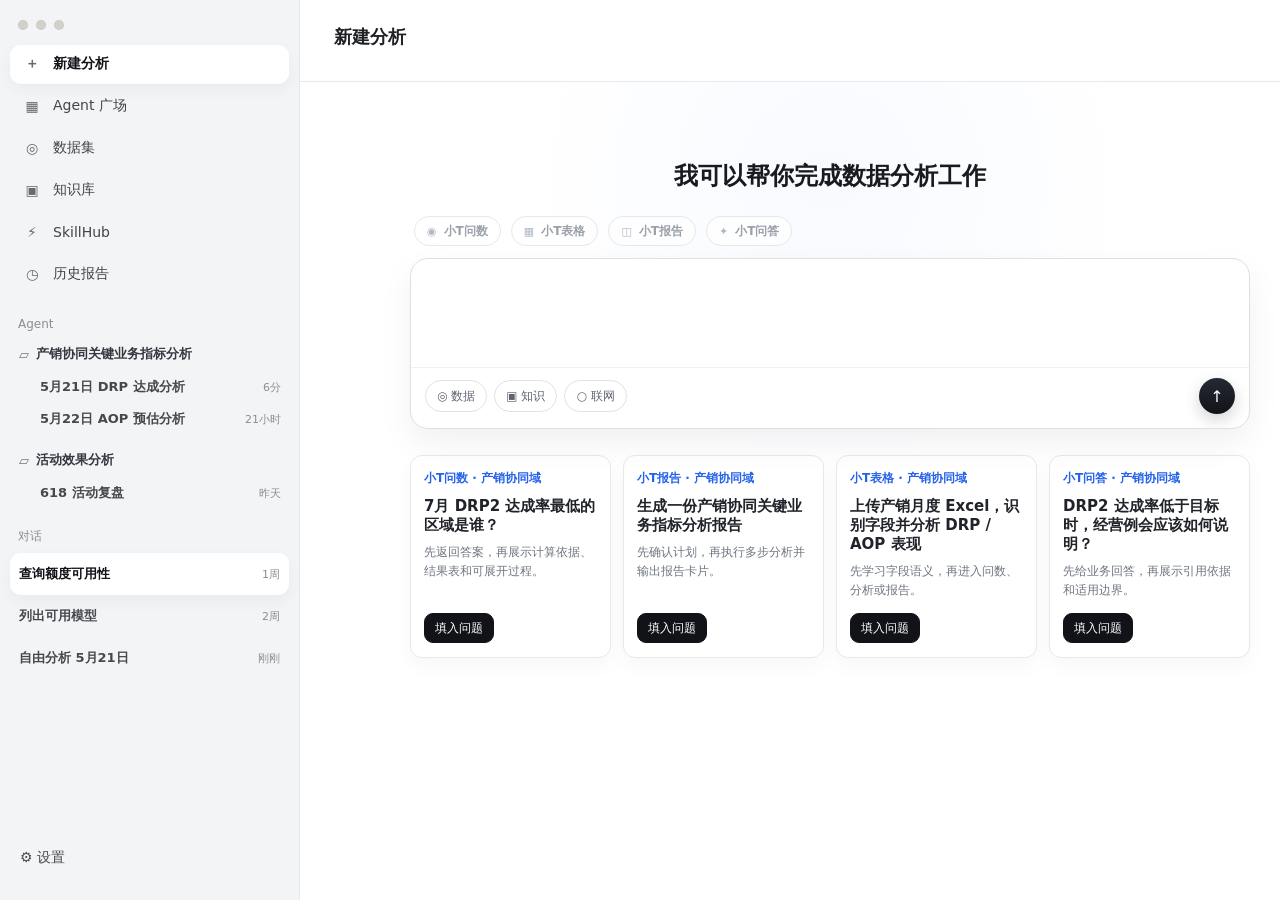
<file: idealization/5月/visuals/0.1/index.html>
<!doctype html>
<html lang="zh-CN">
<head>
  <meta charset="utf-8">
  <meta name="viewport" content="width=device-width, initial-scale=1">
  <title>Data Agent 门户原型 v3</title>
  <link rel="stylesheet" href="./styles.css">
</head>
<body>
  <div class="shell">
    <aside class="sidebar">
      <div class="window-bar"><span></span><span></span><span></span></div>
      <nav class="nav">
        <button class="nav-item active" data-route="new-analysis"><span>＋</span>新建分析</button>
        <button class="nav-item" data-route="market"><span>▦</span>Agent 广场</button>
        <button class="nav-item" data-route="datasets"><span>◎</span>数据集</button>
        <button class="nav-item" data-route="knowledge"><span>▣</span>知识库</button>
        <button class="nav-item" data-route="skills"><span>⚡</span>SkillHub</button>
        <button class="nav-item" data-route="history"><span>◷</span>历史报告</button>
      </nav>

      <section class="side-group grow">
        <div class="side-title">Agent</div>
        <div id="projectList"></div>
        <div class="side-title conversation-title">对话</div>
        <div id="analysisList"></div>
      </section>

      <button class="settings" id="settingsBtn">⚙ 设置</button>
    </aside>

    <main class="main">
      <header class="topbar">
        <div>
          <h1 id="pageTitle">新建分析</h1>
          <p id="pageDesc"></p>
        </div>
      </header>

      <div class="content">
        <section class="page" id="page-market">
          <div class="page-grid">
            <div class="market-toolbar">
              <div class="market-search">
                <span>⌕</span>
                <input type="text" value="" placeholder="搜索 Agent、业务场景、数据集或知识库" aria-label="搜索 Agent、业务场景、数据集或知识库">
              </div>
            </div>

              <div class="market-segment-row">
                <div class="market-segment-cluster">
                  <div class="market-control-group market-source-group">
                    <div class="market-segment agent-owner-segment" role="tablist" aria-label="Agent 来源">
                      <button class="active" data-agent-owner="official" role="tab" aria-selected="true">官方 Agent</button>
                      <button data-agent-owner="mine" role="tab" aria-selected="false">我的 Agent</button>
                    </div>
                  </div>
                </div>
                <div class="market-actions">
                  <button class="plain-btn" id="createTemplateBtn">＋ 新建 Agent</button>
                </div>
              </div>

            <div class="market-panel active" id="officialTemplatesPanel">
              <div class="solution-grid" id="solutionGrid"></div>
            </div>

            <div class="market-panel" id="myTemplatesPanel">
              <div class="template-board" id="myTemplateBoard"></div>
            </div>
          </div>
        </section>

        <section class="page" id="page-datasets">
          <div class="page-grid">
            <div class="market-toolbar dataset-toolbar">
              <div class="market-search">
                <span>⌕</span>
                <input type="text" value="" placeholder="搜索数据集、字段或指标" aria-label="搜索数据集、字段或指标">
              </div>
            </div>
            <div class="market-segment-row">
              <div class="market-segment" role="tablist" aria-label="数据集视图">
                <button class="active" data-dataset-segment="official" role="tab" aria-selected="true">官方数据集</button>
                <button data-dataset-segment="mine" role="tab" aria-selected="false">我的数据集</button>
              </div>
              <button class="plain-btn hidden" id="createDatasetBtn">＋ 新建数据集</button>
            </div>

            <div class="dataset-panel active" id="availableDatasetsPanel">
              <div class="dataset-panel-note">官方预置的数据集已经完成字段语义学习，可以直接用于模板和报告生成。</div>
                <div class="dataset-grid" id="datasetGrid"></div>
            </div>

            <div class="dataset-panel" id="createDatasetsPanel">
              <div class="dataset-panel-note">这里展示你自己创建的数据集，也可以从本地文件或企业已接入数据源新建。</div>
                <div class="dataset-grid my-dataset-grid" id="myDatasetGrid"></div>
            </div>
            <input id="datasetPageFileInput" class="hidden-file-input" type="file" accept=".xls,.xlsx,.csv">
          </div>
        </section>

        <section class="page" id="page-knowledge">
          <div class="page-grid">
            <div class="market-toolbar knowledge-toolbar">
              <div class="market-search">
                <span>⌕</span>
                <input type="text" value="" placeholder="搜索知识库、文件、网页或业务口径" aria-label="搜索知识库、文件、网页或业务口径">
              </div>
            </div>
            <div class="market-segment-row">
              <div class="market-segment" role="tablist" aria-label="知识库类型">
                <button class="active" data-knowledge-segment="official" role="tab" aria-selected="true">官方知识库</button>
                <button data-knowledge-segment="mine" role="tab" aria-selected="false">我的知识库</button>
              </div>
              <button class="plain-btn hidden" id="createKnowledgeBtn">＋ 新建知识库</button>
            </div>
            <div class="market-segment-row compact-market-row">
              <div class="market-segment" role="tablist" aria-label="知识库分类">
                <button class="active" data-knowledge-type="all" role="tab" aria-selected="true">全部</button>
                <button data-knowledge-type="business" role="tab" aria-selected="false">业务知识</button>
                <button data-knowledge-type="template" role="tab" aria-selected="false">分析模版</button>
              </div>
            </div>

            <div class="knowledge-panel active" id="officialKnowledgePanel">
              <div class="knowledge-grid" id="knowledgeGrid"></div>
            </div>

            <div class="knowledge-panel" id="myKnowledgePanel">
              <div class="knowledge-grid" id="myKnowledgeGrid"></div>
            </div>
          </div>
        </section>

        <section class="page" id="page-skills">
          <div class="page-grid">
            <div class="market-toolbar skillhub-toolbar">
              <div class="market-search">
                <span>⌕</span>
                <input type="text" value="" placeholder="搜索 Skill、业务能力或使用场景" aria-label="搜索 Skill、业务能力或使用场景">
              </div>
            </div>
            <div class="market-segment-row">
              <div class="market-segment" role="tablist" aria-label="Skill 类型">
                <button class="active" data-skill-segment="all" role="tab" aria-selected="true">全部</button>
                <button data-skill-segment="official" role="tab" aria-selected="false">官方</button>
                <button data-skill-segment="enterprise" role="tab" aria-selected="false">企业</button>
                <button data-skill-segment="mine" role="tab" aria-selected="false">我的</button>
              </div>
              <button class="plain-btn" id="publishSkillBtn">＋ 发布 Skill</button>
            </div>
            <div class="skillhub-grid" id="skillHubGrid"></div>
          </div>
        </section>

        <section class="page chat-page active" id="page-chat">
          <div class="chat-workspace empty" id="chatWorkspace">
            <div class="chat-empty-hero" id="chatEmptyHero">
              <div class="chat-empty-head">
                <h2>我可以帮你完成数据分析工作</h2>
                <p></p>
              </div>
            </div>
            <div class="chat-scroll" id="chatScroll">
              <div class="chat-stream" id="chatStream">
                <div class="message assistant">
                  <div class="avatar">AI</div>
                  <div class="bubble">
                    <strong>我可以帮你把数据变成一份完整报告。</strong>
                    <p>你可以直接描述需求，也可以从方案广场带入方案和数据，我会继续完成分析、可视化和报告生成。</p>
                    <div class="quick-row">
                      <button data-template="经营复盘">经营复盘</button>
                      <button data-template="活动效果分析">活动效果分析</button>
                      <button data-template="销售诊断">销售诊断</button>
                    </div>
                  </div>
                </div>
              </div>
            </div>

            <aside class="inline-report-panel hidden" id="inlineReportPanel">
              <div class="inline-report-head">
                <div>
                  <span class="card-kicker">REPORT PREVIEW</span>
                  <h2 id="inlineReportTitle">AI 数据分析报告</h2>
                </div>
                <button class="drawer-close" id="closeInlineReport">×</button>
              </div>
              <div class="inline-report-actions">
                <span class="status green" id="inlineReportModeStatus">预览模式</span>
                <span class="status" id="inlineReportSaveStatus">未保存</span>
                <button class="plain-btn" id="inlineManualEditBtn">手动修改</button>
                <button class="plain-btn" id="inlineSaveReportBtn">保存报告</button>
                <button class="dark-btn" id="inlineExportReportBtn">导出</button>
              </div>
              <div class="inline-report-body">
                <div class="report-preview inline-report-preview" id="inlineReportEditable">
                  <div class="metric-row">
                    <div><span>GMV</span><strong>¥18.6M</strong><small>环比 +8.4%</small></div>
                    <div><span>毛利率</span><strong>31.2%</strong><small>环比 -2.1pp</small></div>
                    <div><span>ROI</span><strong>2.8</strong><small>低于目标 0.4</small></div>
                  </div>
                  <div class="fake-chart"><span style="height:42%"></span><span style="height:70%"></span><span style="height:55%"></span><span style="height:82%"></span><span style="height:48%"></span><span style="height:64%"></span></div>
                  <h3>核心结论</h3>
                  <p>本期收入达成率为 104%，增长主要来自华东和华南区域；但毛利率连续两周下滑，主要受低毛利活动品类占比提升影响。</p>
                  <h3>建议动作</h3>
                  <p>下月建议将直播渠道从单纯 GMV 目标切换为“GMV + 毛利保护”双目标，并对家清品类设置活动价格下限。</p>
                </div>
              </div>
            </aside>

            <div class="composer-shell">
              <div class="conversation-module-meta hidden" id="conversationModuleMeta"></div>
              <div class="module-entry-bar" id="modeTabs">
                <button data-task-mode="data"><i>◉</i><span>小T问数</span></button>
                <button data-task-mode="excel"><i>▦</i><span>小T表格</span></button>
                <button data-task-mode="report"><i>◫</i><span>小T报告</span></button>
                <button data-task-mode="knowledge"><i>✦</i><span>小T问答</span></button>
              </div>
              <div class="report-composer">
                <div class="composer-top hidden" id="composerTop">
                  <div class="active-mode-bar" id="activeModeBar">
                    <div class="active-mode-left">
                      <span class="active-mode-chip" id="activeModeChip">
                        <i id="activeModeIcon">◫</i>
                        <b id="activeModeLabel">小T报告</b>
                      </span>
                      <span class="active-mode-assist">为您回答</span>
                    </div>
                    <button class="active-mode-close" id="clearTaskModeBtn">
                      <span id="activeModeTitle">我的报告</span>
                      <i>×</i>
                    </button>
                  </div>
                  <span class="mode-text hidden" id="composerStatus"></span>
                </div>
                <div class="context-chips" id="contextChips"></div>
                <textarea id="analysisText"></textarea>
                <div class="tool-strip">
                  <button class="tool-chip" id="dataSelectBtn">◎ 数据</button>
                  <button class="tool-chip" id="knowledgeBtn">▣ 知识</button>
                  <button class="tool-chip" id="webSearchBtn">○ 联网</button>
                  <button class="send-btn" id="sendPrompt">↑</button>
                </div>
                <input id="excelInput" class="hidden-file-input" type="file" accept=".xls,.xlsx,.csv">
                <div class="composer-hint" id="uploadSub"></div>
              </div>
            </div>
            <div class="empty-template-grid" id="emptyTemplateGrid"></div>
          </div>
        </section>

        <section class="page" id="page-history">
          <div class="page-grid">
            <div class="section-head">
              <span class="card-kicker">REPORT LIBRARY</span>
              <h2>历史报告</h2>
              <p>这里仅展示用户主动保存的正式报告产物，不混入未保存的对话过程。</p>
            </div>
            <div class="history-table" id="savedReportsTable"></div>
          </div>
        </section>
      </div>
    </main>

    <div class="modal hidden" id="reportModal">
      <div class="modal-card report-workbench">
        <div class="modal-head report-workbench-head">
          <div>
            <span class="card-kicker">REPORT WORKBENCH</span>
            <h2 id="reportTitle">产销协同关键业务指标分析报告</h2>
          </div>
          <div class="report-head-actions">
            <span class="status green" id="reportModeStatus">预览模式</span>
            <button class="plain-btn" id="manualEditBtn">手动修改</button>
            <button class="dark-btn">导出</button>
          </div>
          <button id="closeModal">×</button>
        </div>
        <div class="report-workbench-body">
          <aside class="report-outline">
            <span>目录</span>
            <button class="active">核心结论</button>
            <button>指标表现</button>
            <button>归因分析</button>
            <button>建议动作</button>
          </aside>
          <div class="report-preview" id="reportEditable">
            <div class="metric-row">
              <div><span>GMV</span><strong>¥18.6M</strong><small>环比 +8.4%</small></div>
              <div><span>毛利率</span><strong>31.2%</strong><small>环比 -2.1pp</small></div>
              <div><span>ROI</span><strong>2.8</strong><small>低于目标 0.4</small></div>
            </div>
            <div class="fake-chart"><span style="height:42%"></span><span style="height:70%"></span><span style="height:55%"></span><span style="height:82%"></span><span style="height:48%"></span><span style="height:64%"></span></div>
            <h3>核心结论</h3>
            <p>本期收入达成率为 104%，增长主要来自华东和华南区域；但毛利率连续两周下滑，主要受低毛利活动品类占比提升影响。</p>
            <h3>建议动作</h3>
            <p>下月建议将直播渠道从单纯 GMV 目标切换为“GMV + 毛利保护”双目标，并对家清品类设置活动价格下限。</p>
          </div>
          <aside class="report-comments">
            <span>AI 修改建议</span>
            <div class="comment-card">
              <strong>适合老板汇报</strong>
              <p>可以把核心结论压缩到三条，并把风险动作放到第一页。</p>
            </div>
            <div class="comment-card">
              <strong>补充渠道视角</strong>
              <p>直播渠道增长快但折扣深，可以增加一段渠道毛利解释。</p>
            </div>
          </aside>
        </div>
      </div>
    </div>
    <div class="drawer-overlay hidden" id="drawerOverlay"></div>
    <aside class="side-drawer hidden" id="sideDrawer"></aside>
  </div>
  <script src="./app.js"></script>
</body>
</html>
</file>
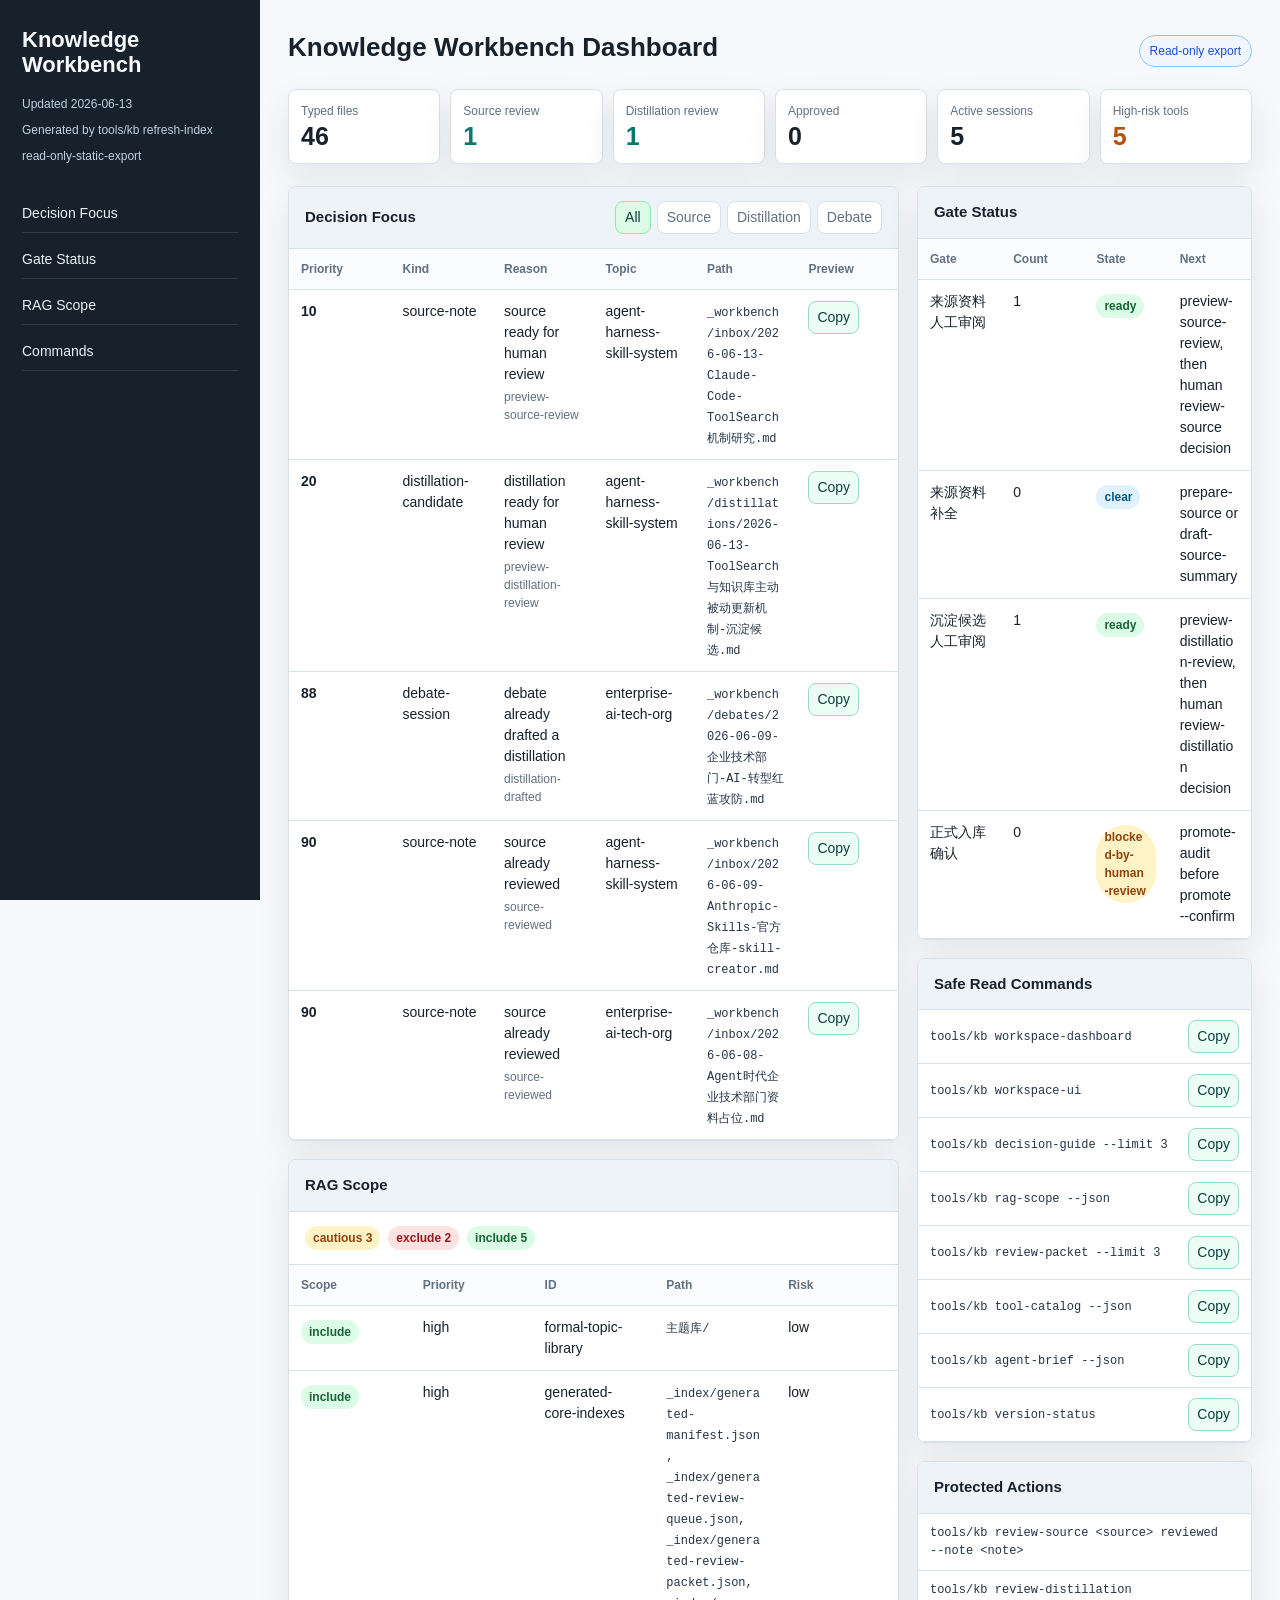
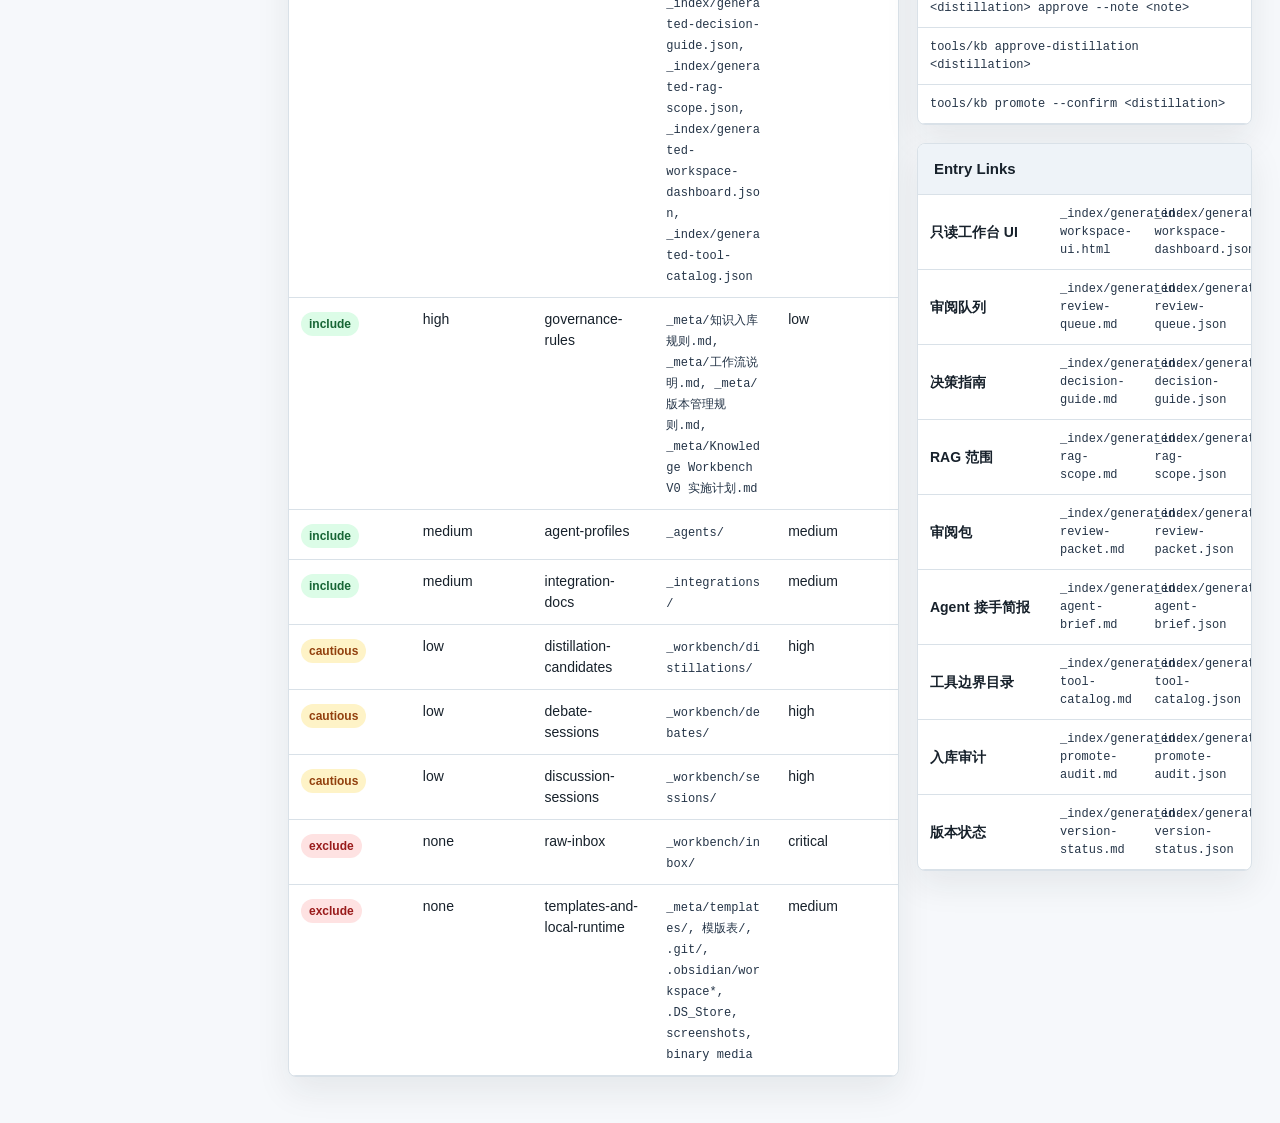
<file: idealization/5月/_index/generated-workspace-ui.html>
<!doctype html>
<html lang="zh-CN">
<head>
  <meta charset="utf-8">
  <meta name="viewport" content="width=device-width, initial-scale=1">
  <title>Knowledge Workbench UI</title>
  <style>
    :root {
      --bg: #f6f8fb;
      --surface: #ffffff;
      --surface-strong: #eef3f8;
      --ink: #17212b;
      --muted: #617181;
      --line: #d9e1e8;
      --accent: #0f766e;
      --accent-ink: #0b3f3b;
      --blue: #2563eb;
      --amber: #b45309;
      --red: #b42318;
      --shadow: 0 14px 34px rgba(23, 33, 43, 0.08);
      color-scheme: light;
      font-family: ui-sans-serif, -apple-system, BlinkMacSystemFont, "Segoe UI", sans-serif;
    }
    * { box-sizing: border-box; }
    body {
      margin: 0;
      background: var(--bg);
      color: var(--ink);
      font-size: 14px;
      line-height: 1.5;
    }
    a, button { color: inherit; }
    button {
      border: 1px solid var(--line);
      background: var(--surface);
      border-radius: 8px;
      cursor: pointer;
      font: inherit;
    }
    button:focus-visible { outline: 3px solid rgba(37, 99, 235, 0.28); outline-offset: 2px; }
    .shell {
      min-height: 100vh;
      display: grid;
      grid-template-columns: 260px minmax(0, 1fr);
    }
    aside {
      position: sticky;
      top: 0;
      align-self: start;
      min-height: 100vh;
      padding: 28px 22px;
      background: #17212b;
      color: #f7fafc;
    }
    aside h1 {
      margin: 0;
      font-size: 22px;
      line-height: 1.12;
      letter-spacing: 0;
    }
    aside .meta {
      margin-top: 18px;
      display: grid;
      gap: 8px;
      color: #bfd0df;
      font-size: 12px;
    }
    nav {
      display: grid;
      gap: 8px;
      margin-top: 30px;
    }
    nav a {
      color: #e8f0f7;
      text-decoration: none;
      padding: 8px 0;
      border-bottom: 1px solid rgba(255, 255, 255, 0.12);
    }
    main { padding: 28px; }
    main, .grid, .grid > div, section {
      min-width: 0;
    }
    .topline {
      display: flex;
      justify-content: space-between;
      gap: 18px;
      align-items: end;
      margin-bottom: 22px;
    }
    .topline h2 {
      margin: 0;
      font-size: 26px;
      letter-spacing: 0;
    }
    .mode {
      display: inline-flex;
      align-items: center;
      gap: 8px;
      border: 1px solid #93c5fd;
      color: #1d4ed8;
      background: #eff6ff;
      border-radius: 999px;
      padding: 6px 10px;
      font-size: 12px;
      white-space: nowrap;
    }
    .metric-grid {
      display: grid;
      grid-template-columns: repeat(6, minmax(0, 1fr));
      gap: 10px;
      margin-bottom: 22px;
    }
    .metric {
      background: var(--surface);
      border: 1px solid var(--line);
      border-radius: 8px;
      padding: 12px;
      box-shadow: var(--shadow);
    }
    .metric span {
      display: block;
      color: var(--muted);
      font-size: 12px;
      margin-bottom: 4px;
    }
    .metric strong {
      font-size: 25px;
      line-height: 1;
      letter-spacing: 0;
    }
    .metric-ready strong { color: var(--accent); }
    .metric-risk strong { color: var(--amber); }
    .grid {
      display: grid;
      grid-template-columns: minmax(0, 1.55fr) minmax(320px, 0.85fr);
      gap: 18px;
      align-items: start;
    }
    section {
      background: var(--surface);
      border: 1px solid var(--line);
      border-radius: 8px;
      box-shadow: var(--shadow);
      overflow: hidden;
      margin-bottom: 18px;
      max-width: 100%;
    }
    .section-head {
      display: flex;
      justify-content: space-between;
      gap: 12px;
      align-items: center;
      padding: 14px 16px;
      border-bottom: 1px solid var(--line);
      background: var(--surface-strong);
    }
    .section-head h3 {
      margin: 0;
      font-size: 15px;
      letter-spacing: 0;
    }
    .filters {
      display: flex;
      flex-wrap: wrap;
      gap: 6px;
    }
    .filters button {
      padding: 5px 9px;
      color: var(--muted);
    }
    .filters button[aria-pressed="true"] {
      background: #dcfce7;
      border-color: #86efac;
      color: var(--accent-ink);
    }
    table {
      width: 100%;
      border-collapse: collapse;
      table-layout: fixed;
    }
    th, td {
      padding: 11px 12px;
      border-bottom: 1px solid var(--line);
      text-align: left;
      vertical-align: top;
      overflow-wrap: anywhere;
    }
    th {
      color: var(--muted);
      font-size: 12px;
      font-weight: 700;
      background: #fbfcfe;
    }
    td span {
      display: block;
      color: var(--muted);
      font-size: 12px;
      margin-top: 3px;
    }
    code {
      font-family: ui-monospace, SFMono-Regular, Menlo, Consolas, monospace;
      font-size: 12px;
      color: #243447;
    }
    .copy-button {
      padding: 5px 8px;
      color: var(--accent-ink);
      border-color: #99d8d0;
      background: #ecfdf5;
      white-space: nowrap;
    }
    .copy-button.copied {
      border-color: #60a5fa;
      background: #eff6ff;
      color: #1d4ed8;
    }
    .state, .scope, .scope-chip {
      display: inline-flex;
      width: fit-content;
      border-radius: 999px;
      padding: 3px 8px;
      font-size: 12px;
      font-weight: 700;
    }
    .state-ready, .scope-include, .scope-chip.scope-include {
      background: #dcfce7;
      color: #166534;
    }
    .state-idle, .state-clear {
      background: #e0f2fe;
      color: #075985;
    }
    .state-needs-work, .state-blocked-by-human-review, .scope-cautious, .scope-chip.scope-cautious {
      background: #fef3c7;
      color: #92400e;
    }
    .scope-exclude, .scope-chip.scope-exclude {
      background: #fee2e2;
      color: #991b1b;
    }
    .list {
      list-style: none;
      padding: 0;
      margin: 0;
    }
    .list li {
      display: grid;
      grid-template-columns: minmax(0, 1fr) auto;
      gap: 10px;
      align-items: center;
      padding: 10px 12px;
      border-bottom: 1px solid var(--line);
    }
    .link-list li {
      grid-template-columns: 120px minmax(0, 1fr) minmax(0, 1fr);
    }
    .link-list span {
      font-weight: 700;
    }
    .scope-summary {
      display: flex;
      gap: 8px;
      flex-wrap: wrap;
      padding: 14px 16px;
      border-bottom: 1px solid var(--line);
    }
    .empty { color: var(--muted); }
    @media (max-width: 1100px) {
      .shell { grid-template-columns: 1fr; }
      aside {
        position: static;
        min-height: auto;
      }
      nav { grid-template-columns: repeat(4, minmax(0, 1fr)); margin-top: 18px; }
      .metric-grid { grid-template-columns: repeat(3, minmax(0, 1fr)); }
      .grid { grid-template-columns: 1fr; }
    }
    @media (max-width: 720px) {
      main { padding: 18px; }
      .grid > div { max-width: 100%; }
      .topline { align-items: start; flex-direction: column; }
      .topline h2 { overflow-wrap: anywhere; }
      .metric-grid { grid-template-columns: repeat(2, minmax(0, 1fr)); }
      nav { grid-template-columns: 1fr 1fr; }
      .section-head { align-items: flex-start; flex-direction: column; }
      .filters { width: 100%; }
      section { overflow-x: auto; }
      table { min-width: 680px; table-layout: fixed; }
      #rag table { min-width: 760px; }
      #gates table { min-width: 620px; }
      th, td { padding: 9px; }
      .link-list li { grid-template-columns: 1fr; }
    }
  </style>
</head>
<body>
  <div class="shell">
    <aside>
      <h1>Knowledge Workbench</h1>
      <div class="meta">
        <span>Updated 2026-06-13</span>
        <span>Generated by tools/kb refresh-index</span>
        <span>read-only-static-export</span>
      </div>
      <nav aria-label="Workspace sections">
        <a href="#focus">Decision Focus</a>
        <a href="#gates">Gate Status</a>
        <a href="#rag">RAG Scope</a>
        <a href="#commands">Commands</a>
      </nav>
    </aside>
    <main>
      <div class="topline">
        <h2>Knowledge Workbench Dashboard</h2>
        <span class="mode">Read-only export</span>
      </div>
      <div class="metric-grid" aria-label="Workspace metrics">
        <article class="metric"><span>Typed files</span><strong>46</strong></article>
<article class="metric metric-ready"><span>Source review</span><strong>1</strong></article>
<article class="metric metric-ready"><span>Distillation review</span><strong>1</strong></article>
<article class="metric"><span>Approved</span><strong>0</strong></article>
<article class="metric"><span>Active sessions</span><strong>5</strong></article>
<article class="metric metric-risk"><span>High-risk tools</span><strong>5</strong></article>
      </div>
      <div class="grid">
        <div>
          <section id="focus">
            <div class="section-head">
              <h3>Decision Focus</h3>
              <div class="filters" aria-label="Filter decision focus">
                <button type="button" data-filter="all" aria-pressed="true">All</button>
                <button type="button" data-filter="source-note" aria-pressed="false">Source</button>
                <button type="button" data-filter="distillation-candidate" aria-pressed="false">Distillation</button>
                <button type="button" data-filter="debate-session" aria-pressed="false">Debate</button>
              </div>
            </div>
            <table>
              <thead>
                <tr><th>Priority</th><th>Kind</th><th>Reason</th><th>Topic</th><th>Path</th><th>Preview</th></tr>
              </thead>
              <tbody><tr data-kind="source-note"><td><strong>10</strong></td><td>source-note</td><td>source ready for human review<span>preview-source-review</span></td><td>agent-harness-skill-system</td><td><code>_workbench/inbox/2026-06-13-Claude-Code-ToolSearch机制研究.md</code></td><td><button class="copy-button" type="button" data-copy="tools/kb preview-source-review _workbench/inbox/2026-06-13-Claude-Code-ToolSearch机制研究.md" aria-label="Copy command tools/kb preview-source-review _workbench/inbox/2026-06-13-Claude-Code-ToolSearch机制研究.md">Copy</button></td></tr>
<tr data-kind="distillation-candidate"><td><strong>20</strong></td><td>distillation-candidate</td><td>distillation ready for human review<span>preview-distillation-review</span></td><td>agent-harness-skill-system</td><td><code>_workbench/distillations/2026-06-13-ToolSearch与知识库主动被动更新机制-沉淀候选.md</code></td><td><button class="copy-button" type="button" data-copy="tools/kb preview-distillation-review _workbench/distillations/2026-06-13-ToolSearch与知识库主动被动更新机制-沉淀候选.md" aria-label="Copy command tools/kb preview-distillation-review _workbench/distillations/2026-06-13-ToolSearch与知识库主动被动更新机制-沉淀候选.md">Copy</button></td></tr>
<tr data-kind="debate-session"><td><strong>88</strong></td><td>debate-session</td><td>debate already drafted a distillation<span>distillation-drafted</span></td><td>enterprise-ai-tech-org</td><td><code>_workbench/debates/2026-06-09-企业技术部门-AI-转型红蓝攻防.md</code></td><td><button class="copy-button" type="button" data-copy="tools/kb preview-debate-review _workbench/debates/2026-06-09-企业技术部门-AI-转型红蓝攻防.md" aria-label="Copy command tools/kb preview-debate-review _workbench/debates/2026-06-09-企业技术部门-AI-转型红蓝攻防.md">Copy</button></td></tr>
<tr data-kind="source-note"><td><strong>90</strong></td><td>source-note</td><td>source already reviewed<span>source-reviewed</span></td><td>agent-harness-skill-system</td><td><code>_workbench/inbox/2026-06-09-Anthropic-Skills-官方仓库-skill-creator.md</code></td><td><button class="copy-button" type="button" data-copy="tools/kb preview-source-review _workbench/inbox/2026-06-09-Anthropic-Skills-官方仓库-skill-creator.md" aria-label="Copy command tools/kb preview-source-review _workbench/inbox/2026-06-09-Anthropic-Skills-官方仓库-skill-creator.md">Copy</button></td></tr>
<tr data-kind="source-note"><td><strong>90</strong></td><td>source-note</td><td>source already reviewed<span>source-reviewed</span></td><td>enterprise-ai-tech-org</td><td><code>_workbench/inbox/2026-06-08-Agent时代企业技术部门资料占位.md</code></td><td><button class="copy-button" type="button" data-copy="tools/kb preview-source-review _workbench/inbox/2026-06-08-Agent时代企业技术部门资料占位.md" aria-label="Copy command tools/kb preview-source-review _workbench/inbox/2026-06-08-Agent时代企业技术部门资料占位.md">Copy</button></td></tr></tbody>
            </table>
          </section>
          <section id="rag">
            <div class="section-head">
              <h3>RAG Scope</h3>
            </div>
            <div class="scope-summary"><span class="scope-chip scope-cautious">cautious 3</span>
<span class="scope-chip scope-exclude">exclude 2</span>
<span class="scope-chip scope-include">include 5</span></div>
            <table>
              <thead>
                <tr><th>Scope</th><th>Priority</th><th>ID</th><th>Path</th><th>Risk</th></tr>
              </thead>
              <tbody><tr data-scope="include"><td><span class="scope scope-include">include</span></td><td>high</td><td>formal-topic-library</td><td><code>主题库/</code></td><td>low</td></tr>
<tr data-scope="include"><td><span class="scope scope-include">include</span></td><td>high</td><td>generated-core-indexes</td><td><code>_index/generated-manifest.json, _index/generated-review-queue.json, _index/generated-review-packet.json, _index/generated-decision-guide.json, _index/generated-rag-scope.json, _index/generated-workspace-dashboard.json, _index/generated-tool-catalog.json</code></td><td>low</td></tr>
<tr data-scope="include"><td><span class="scope scope-include">include</span></td><td>high</td><td>governance-rules</td><td><code>_meta/知识入库规则.md, _meta/工作流说明.md, _meta/版本管理规则.md, _meta/Knowledge Workbench V0 实施计划.md</code></td><td>low</td></tr>
<tr data-scope="include"><td><span class="scope scope-include">include</span></td><td>medium</td><td>agent-profiles</td><td><code>_agents/</code></td><td>medium</td></tr>
<tr data-scope="include"><td><span class="scope scope-include">include</span></td><td>medium</td><td>integration-docs</td><td><code>_integrations/</code></td><td>medium</td></tr>
<tr data-scope="cautious"><td><span class="scope scope-cautious">cautious</span></td><td>low</td><td>distillation-candidates</td><td><code>_workbench/distillations/</code></td><td>high</td></tr>
<tr data-scope="cautious"><td><span class="scope scope-cautious">cautious</span></td><td>low</td><td>debate-sessions</td><td><code>_workbench/debates/</code></td><td>high</td></tr>
<tr data-scope="cautious"><td><span class="scope scope-cautious">cautious</span></td><td>low</td><td>discussion-sessions</td><td><code>_workbench/sessions/</code></td><td>high</td></tr>
<tr data-scope="exclude"><td><span class="scope scope-exclude">exclude</span></td><td>none</td><td>raw-inbox</td><td><code>_workbench/inbox/</code></td><td>critical</td></tr>
<tr data-scope="exclude"><td><span class="scope scope-exclude">exclude</span></td><td>none</td><td>templates-and-local-runtime</td><td><code>_meta/templates/, 模版表/, .git/, .obsidian/workspace*, .DS_Store, screenshots, binary media</code></td><td>medium</td></tr></tbody>
            </table>
          </section>
        </div>
        <div>
          <section id="gates">
            <div class="section-head">
              <h3>Gate Status</h3>
            </div>
            <table>
              <thead>
                <tr><th>Gate</th><th>Count</th><th>State</th><th>Next</th></tr>
              </thead>
              <tbody><tr><td>来源资料人工审阅</td><td>1</td><td><span class="state state-ready">ready</span></td><td>preview-source-review, then human review-source decision</td></tr>
<tr><td>来源资料补全</td><td>0</td><td><span class="state state-clear">clear</span></td><td>prepare-source or draft-source-summary</td></tr>
<tr><td>沉淀候选人工审阅</td><td>1</td><td><span class="state state-ready">ready</span></td><td>preview-distillation-review, then human review-distillation decision</td></tr>
<tr><td>正式入库确认</td><td>0</td><td><span class="state state-blocked-by-human-review">blocked-by-human-review</span></td><td>promote-audit before promote --confirm</td></tr></tbody>
            </table>
          </section>
          <section id="commands">
            <div class="section-head">
              <h3>Safe Read Commands</h3>
            </div>
            <ul class="list"><li><code>tools/kb workspace-dashboard</code><button class="copy-button" type="button" data-copy="tools/kb workspace-dashboard" aria-label="Copy command tools/kb workspace-dashboard">Copy</button></li>
<li><code>tools/kb workspace-ui</code><button class="copy-button" type="button" data-copy="tools/kb workspace-ui" aria-label="Copy command tools/kb workspace-ui">Copy</button></li>
<li><code>tools/kb decision-guide --limit 3</code><button class="copy-button" type="button" data-copy="tools/kb decision-guide --limit 3" aria-label="Copy command tools/kb decision-guide --limit 3">Copy</button></li>
<li><code>tools/kb rag-scope --json</code><button class="copy-button" type="button" data-copy="tools/kb rag-scope --json" aria-label="Copy command tools/kb rag-scope --json">Copy</button></li>
<li><code>tools/kb review-packet --limit 3</code><button class="copy-button" type="button" data-copy="tools/kb review-packet --limit 3" aria-label="Copy command tools/kb review-packet --limit 3">Copy</button></li>
<li><code>tools/kb tool-catalog --json</code><button class="copy-button" type="button" data-copy="tools/kb tool-catalog --json" aria-label="Copy command tools/kb tool-catalog --json">Copy</button></li>
<li><code>tools/kb agent-brief --json</code><button class="copy-button" type="button" data-copy="tools/kb agent-brief --json" aria-label="Copy command tools/kb agent-brief --json">Copy</button></li>
<li><code>tools/kb version-status</code><button class="copy-button" type="button" data-copy="tools/kb version-status" aria-label="Copy command tools/kb version-status">Copy</button></li></ul>
          </section>
          <section>
            <div class="section-head">
              <h3>Protected Actions</h3>
            </div>
            <ul class="list"><li><code>tools/kb review-source &lt;source&gt; reviewed --note &lt;note&gt;</code></li>
<li><code>tools/kb review-distillation &lt;distillation&gt; approve --note &lt;note&gt;</code></li>
<li><code>tools/kb approve-distillation &lt;distillation&gt;</code></li>
<li><code>tools/kb promote --confirm &lt;distillation&gt;</code></li></ul>
          </section>
          <section>
            <div class="section-head">
              <h3>Entry Links</h3>
            </div>
            <ul class="list link-list"><li><span>只读工作台 UI</span><code>_index/generated-workspace-ui.html</code><code>_index/generated-workspace-dashboard.json</code></li>
<li><span>审阅队列</span><code>_index/generated-review-queue.md</code><code>_index/generated-review-queue.json</code></li>
<li><span>决策指南</span><code>_index/generated-decision-guide.md</code><code>_index/generated-decision-guide.json</code></li>
<li><span>RAG 范围</span><code>_index/generated-rag-scope.md</code><code>_index/generated-rag-scope.json</code></li>
<li><span>审阅包</span><code>_index/generated-review-packet.md</code><code>_index/generated-review-packet.json</code></li>
<li><span>Agent 接手简报</span><code>_index/generated-agent-brief.md</code><code>_index/generated-agent-brief.json</code></li>
<li><span>工具边界目录</span><code>_index/generated-tool-catalog.md</code><code>_index/generated-tool-catalog.json</code></li>
<li><span>入库审计</span><code>_index/generated-promote-audit.md</code><code>_index/generated-promote-audit.json</code></li>
<li><span>版本状态</span><code>_index/generated-version-status.md</code><code>_index/generated-version-status.json</code></li></ul>
          </section>
        </div>
      </div>
    </main>
  </div>
  <script id="workspace-data" type="application/json">{"updated": "2026-06-13", "title": "Knowledge Workbench UI", "mode": "read-only-static-export", "dashboard": {"updated": "2026-06-13", "title": "Knowledge Workbench Dashboard", "summary": {"total_typed_files": 46, "types": {"agent-profile": 7, "debate-session": 1, "decision-record": 3, "discussion-session": 4, "distillation-candidate": 4, "governance-rule": 2, "implementation-plan": 1, "index": 4, "integration-plan": 6, "knowledge-card": 3, "source-note": 3, "tool-doc": 1, "topic-index": 3, "workflow": 3, "workspace-home": 1}, "statuses": {"active": 21, "draft": 12, "accepted": 3, "reviewed": 4, "promoted": 6}, "source_review_ready": 1, "source_needs_completion": 0, "distillation_review_ready": 1, "distillation_approved_for_promotion": 0, "active_sessions": 5, "high_risk_tools": 5}, "decision_focus": [{"kind": "source-note", "priority": 10, "reason": "source ready for human review", "path": "_workbench/inbox/2026-06-13-Claude-Code-ToolSearch机制研究.md", "topic": "agent-harness-skill-system", "status": "draft", "review_status": "linked-to-session", "check_ok": true, "blocking_checks": [], "next_action": "preview-source-review", "preview_command": "tools/kb preview-source-review _workbench/inbox/2026-06-13-Claude-Code-ToolSearch机制研究.md", "decision_commands": ["tools/kb review-source _workbench/inbox/2026-06-13-Claude-Code-ToolSearch机制研究.md reviewed --note \"摘要和初步判断已人工确认\"", "tools/kb review-source _workbench/inbox/2026-06-13-Claude-Code-ToolSearch机制研究.md needs-evidence --note \"需要补充或修订\"", "tools/kb review-source _workbench/inbox/2026-06-13-Claude-Code-ToolSearch机制研究.md rejected --note \"不采用该来源\""]}, {"kind": "distillation-candidate", "priority": 20, "reason": "distillation ready for human review", "path": "_workbench/distillations/2026-06-13-ToolSearch与知识库主动被动更新机制-沉淀候选.md", "id": "ds-20260613-001", "topic": "agent-harness-skill-system", "promotion_status": "pending-human-review", "target_topic_path": "主题库/Agent协作与Harness/", "check_ok": true, "promotion_conflict_free": true, "blocking_checks": [], "conflicts": [], "next_action": "preview-distillation-review", "preview_command": "tools/kb preview-distillation-review _workbench/distillations/2026-06-13-ToolSearch与知识库主动被动更新机制-沉淀候选.md", "decision_commands": ["tools/kb review-distillation _workbench/distillations/2026-06-13-ToolSearch与知识库主动被动更新机制-沉淀候选.md approve --note \"沉淀内容和入库计划已人工确认\"", "tools/kb review-distillation _workbench/distillations/2026-06-13-ToolSearch与知识库主动被动更新机制-沉淀候选.md needs-revision --note \"需要补充或修订\"", "tools/kb review-distillation _workbench/distillations/2026-06-13-ToolSearch与知识库主动被动更新机制-沉淀候选.md reject --note \"不进入正式知识库\""]}, {"kind": "debate-session", "priority": 88, "reason": "debate already drafted a distillation", "path": "_workbench/debates/2026-06-09-企业技术部门-AI-转型红蓝攻防.md", "id": "db-20260609-001", "topic": "enterprise-ai-tech-org", "status": "draft", "stage": "convergence", "check_ok": true, "blocking_checks": [], "next_action": "distillation-drafted", "preview_command": "tools/kb preview-debate-review _workbench/debates/2026-06-09-企业技术部门-AI-转型红蓝攻防.md", "decision_commands": ["tools/kb preview-debate-review _workbench/debates/2026-06-09-企业技术部门-AI-转型红蓝攻防.md", "tools/kb preview-distillation-review _workbench/distillations/2026-06-08-企业技术部门在Agent时代的定位-沉淀候选.md"]}, {"kind": "source-note", "priority": 90, "reason": "source already reviewed", "path": "_workbench/inbox/2026-06-09-Anthropic-Skills-官方仓库-skill-creator.md", "topic": "agent-harness-skill-system", "status": "reviewed", "review_status": "reviewed", "check_ok": true, "blocking_checks": [], "next_action": "source-reviewed", "preview_command": "tools/kb preview-source-review _workbench/inbox/2026-06-09-Anthropic-Skills-官方仓库-skill-creator.md", "decision_commands": []}, {"kind": "source-note", "priority": 90, "reason": "source already reviewed", "path": "_workbench/inbox/2026-06-08-Agent时代企业技术部门资料占位.md", "topic": "enterprise-ai-tech-org", "status": "reviewed", "review_status": "reviewed", "check_ok": true, "blocking_checks": [], "next_action": "source-reviewed", "preview_command": "tools/kb preview-source-review _workbench/inbox/2026-06-08-Agent时代企业技术部门资料占位.md", "decision_commands": []}], "gate_status": [{"id": "source-review", "label": "来源资料人工审阅", "count": 1, "state": "ready", "next": "preview-source-review, then human review-source decision"}, {"id": "source-completion", "label": "来源资料补全", "count": 0, "state": "clear", "next": "prepare-source or draft-source-summary"}, {"id": "distillation-review", "label": "沉淀候选人工审阅", "count": 1, "state": "ready", "next": "preview-distillation-review, then human review-distillation decision"}, {"id": "promotion-confirm", "label": "正式入库确认", "count": 0, "state": "blocked-by-human-review", "next": "promote-audit before promote --confirm"}], "workspace_layers": [{"id": "formal-knowledge", "label": "正式知识库", "paths": ["主题库/"], "counts": {"topic-index": 3, "knowledge-card": 3, "decision-record": 3}, "rule": "Only reviewed and promoted knowledge belongs here."}, {"id": "workbench", "label": "工作台", "paths": ["_workbench/inbox/", "_workbench/sessions/", "_workbench/debates/", "_workbench/distillations/"], "counts": {"source-note": 3, "discussion-session": 4, "debate-session": 1, "distillation-candidate": 4}, "rule": "Process materials stay here until human-reviewed."}, {"id": "agents", "label": "专家层", "paths": ["_agents/"], "counts": {"agent-profile": 7}, "rule": "Expert roles and long-running viewpoints."}, {"id": "governance", "label": "规则和集成", "paths": ["_meta/", "_integrations/", "tools/"], "counts": {"workflow": 3, "governance-rule": 2, "implementation-plan": 1, "integration-plan": 6, "tool-doc": 1}, "rule": "Defines how humans, agents, and tools collaborate."}], "safe_read_commands": ["tools/kb workspace-dashboard", "tools/kb workspace-ui", "tools/kb decision-guide --limit 3", "tools/kb rag-scope --json", "tools/kb review-packet --limit 3", "tools/kb tool-catalog --json", "tools/kb agent-brief --json", "tools/kb version-status"], "protected_actions": ["tools/kb review-source \u003csource> reviewed --note \u003cnote>", "tools/kb review-distillation \u003cdistillation> approve --note \u003cnote>", "tools/kb approve-distillation \u003cdistillation>", "tools/kb promote --confirm \u003cdistillation>"], "entry_links": [{"label": "只读工作台 UI", "path": "_index/generated-workspace-ui.html", "json_path": "_index/generated-workspace-dashboard.json"}, {"label": "审阅队列", "path": "_index/generated-review-queue.md", "json_path": "_index/generated-review-queue.json"}, {"label": "决策指南", "path": "_index/generated-decision-guide.md", "json_path": "_index/generated-decision-guide.json"}, {"label": "RAG 范围", "path": "_index/generated-rag-scope.md", "json_path": "_index/generated-rag-scope.json"}, {"label": "审阅包", "path": "_index/generated-review-packet.md", "json_path": "_index/generated-review-packet.json"}, {"label": "Agent 接手简报", "path": "_index/generated-agent-brief.md", "json_path": "_index/generated-agent-brief.json"}, {"label": "工具边界目录", "path": "_index/generated-tool-catalog.md", "json_path": "_index/generated-tool-catalog.json"}, {"label": "入库审计", "path": "_index/generated-promote-audit.md", "json_path": "_index/generated-promote-audit.json"}, {"label": "版本状态", "path": "_index/generated-version-status.md", "json_path": "_index/generated-version-status.json"}]}, "review_queue": {"items": [{"kind": "source-note", "priority": 10, "reason": "source ready for human review", "path": "_workbench/inbox/2026-06-13-Claude-Code-ToolSearch机制研究.md", "topic": "agent-harness-skill-system", "status": "draft", "review_status": "linked-to-session", "check_ok": true, "blocking_checks": [], "next_action": "preview-source-review", "preview_command": "tools/kb preview-source-review _workbench/inbox/2026-06-13-Claude-Code-ToolSearch机制研究.md", "decision_commands": ["tools/kb review-source _workbench/inbox/2026-06-13-Claude-Code-ToolSearch机制研究.md reviewed --note \"摘要和初步判断已人工确认\"", "tools/kb review-source _workbench/inbox/2026-06-13-Claude-Code-ToolSearch机制研究.md needs-evidence --note \"需要补充或修订\"", "tools/kb review-source _workbench/inbox/2026-06-13-Claude-Code-ToolSearch机制研究.md rejected --note \"不采用该来源\""]}, {"kind": "distillation-candidate", "priority": 20, "reason": "distillation ready for human review", "path": "_workbench/distillations/2026-06-13-ToolSearch与知识库主动被动更新机制-沉淀候选.md", "id": "ds-20260613-001", "topic": "agent-harness-skill-system", "promotion_status": "pending-human-review", "target_topic_path": "主题库/Agent协作与Harness/", "check_ok": true, "promotion_conflict_free": true, "blocking_checks": [], "conflicts": [], "next_action": "preview-distillation-review", "preview_command": "tools/kb preview-distillation-review _workbench/distillations/2026-06-13-ToolSearch与知识库主动被动更新机制-沉淀候选.md", "decision_commands": ["tools/kb review-distillation _workbench/distillations/2026-06-13-ToolSearch与知识库主动被动更新机制-沉淀候选.md approve --note \"沉淀内容和入库计划已人工确认\"", "tools/kb review-distillation _workbench/distillations/2026-06-13-ToolSearch与知识库主动被动更新机制-沉淀候选.md needs-revision --note \"需要补充或修订\"", "tools/kb review-distillation _workbench/distillations/2026-06-13-ToolSearch与知识库主动被动更新机制-沉淀候选.md reject --note \"不进入正式知识库\""]}, {"kind": "debate-session", "priority": 88, "reason": "debate already drafted a distillation", "path": "_workbench/debates/2026-06-09-企业技术部门-AI-转型红蓝攻防.md", "id": "db-20260609-001", "topic": "enterprise-ai-tech-org", "status": "draft", "stage": "convergence", "check_ok": true, "blocking_checks": [], "next_action": "distillation-drafted", "preview_command": "tools/kb preview-debate-review _workbench/debates/2026-06-09-企业技术部门-AI-转型红蓝攻防.md", "decision_commands": ["tools/kb preview-debate-review _workbench/debates/2026-06-09-企业技术部门-AI-转型红蓝攻防.md", "tools/kb preview-distillation-review _workbench/distillations/2026-06-08-企业技术部门在Agent时代的定位-沉淀候选.md"]}, {"kind": "source-note", "priority": 90, "reason": "source already reviewed", "path": "_workbench/inbox/2026-06-09-Anthropic-Skills-官方仓库-skill-creator.md", "topic": "agent-harness-skill-system", "status": "reviewed", "review_status": "reviewed", "check_ok": true, "blocking_checks": [], "next_action": "source-reviewed", "preview_command": "tools/kb preview-source-review _workbench/inbox/2026-06-09-Anthropic-Skills-官方仓库-skill-creator.md", "decision_commands": []}, {"kind": "source-note", "priority": 90, "reason": "source already reviewed", "path": "_workbench/inbox/2026-06-08-Agent时代企业技术部门资料占位.md", "topic": "enterprise-ai-tech-org", "status": "reviewed", "review_status": "reviewed", "check_ok": true, "blocking_checks": [], "next_action": "source-reviewed", "preview_command": "tools/kb preview-source-review _workbench/inbox/2026-06-08-Agent时代企业技术部门资料占位.md", "decision_commands": []}]}, "rag_scope": {"schema_version": "2026-06-09", "updated": "2026-06-13", "catalog_id": "knowledge-workbench-rag-scope", "retrieval_policy": {"default_formal_answer_scope": "include", "stable_claim_priority": "主题库/ first, then governance rules, then generated review context.", "workbench_default": "cautious or exclude unless the user asks for process context.", "citation_rule": "When citing cautious material, include path and review or promotion status."}, "scope_counts": {"include": 5, "cautious": 3, "exclude": 2}, "items": [{"id": "formal-topic-library", "path": "主题库/", "scope": "include", "priority": "high", "audience": ["human", "agent", "rag"], "reason": "Formal knowledge cards, decision records, and topic indexes live here after review and promotion.", "conditions": ["Prefer files with type knowledge-card, decision-record, or topic-index.", "Use source_sessions and status fields when citing claims."], "risk": "low"}, {"id": "generated-core-indexes", "path": "_index/generated-manifest.json, _index/generated-review-queue.json, _index/generated-review-packet.json, _index/generated-decision-guide.json, _index/generated-rag-scope.json, _index/generated-workspace-dashboard.json, _index/generated-tool-catalog.json", "scope": "include", "priority": "high", "audience": ["agent", "rag"], "reason": "Machine-readable status, review context, dashboard, and tool boundary snapshots.", "conditions": ["Refresh with tools/kb refresh-index after accepted writes.", "Treat generated-agent-brief, generated-promote-audit, and generated-version-status as runtime-local snapshots."], "risk": "low"}, {"id": "governance-rules", "path": "_meta/知识入库规则.md, _meta/工作流说明.md, _meta/版本管理规则.md, _meta/Knowledge Workbench V0 实施计划.md", "scope": "include", "priority": "high", "audience": ["human", "agent", "rag"], "reason": "Defines admission, workflow, versioning, and current implementation goals.", "conditions": ["Use these rules to interpret workbench state before proposing writes.", "Do not override explicit human review gates."], "risk": "low"}, {"id": "agent-profiles", "path": "_agents/", "scope": "include", "priority": "medium", "audience": ["human", "agent", "rag"], "reason": "Expert personas and durable viewpoints used to structure multi-expert discussions.", "conditions": ["Use as role context, not as factual evidence.", "Separate expert stance from confirmed knowledge claims."], "risk": "medium"}, {"id": "integration-docs", "path": "_integrations/", "scope": "include", "priority": "medium", "audience": ["human", "agent"], "reason": "Adapter plans for Obsidian, Khoj, MCP, and input workflows.", "conditions": ["Use for integration behavior and UI entry points.", "Do not treat draft integration plans as completed implementation."], "risk": "medium"}, {"id": "distillation-candidates", "path": "_workbench/distillations/", "scope": "cautious", "priority": "low", "audience": ["human", "agent", "rag"], "reason": "Condensed candidate knowledge before formal promotion.", "conditions": ["Only cite with promotion_status and path.", "Pending-human-review content can inform discussion but is not formal knowledge.", "Approved-for-promotion still requires promote-audit and promote --confirm before entering 主题库/."], "risk": "high"}, {"id": "debate-sessions", "path": "_workbench/debates/", "scope": "cautious", "priority": "low", "audience": ["human", "agent"], "reason": "Red-blue debate traces and multi-expert reasoning history.", "conditions": ["Use for process context, objections, and unresolved assumptions.", "Do not answer stable factual questions from debate text alone."], "risk": "high"}, {"id": "discussion-sessions", "path": "_workbench/sessions/", "scope": "cautious", "priority": "low", "audience": ["human", "agent"], "reason": "Persistent brainstorm and discussion records.", "conditions": ["Use to reconstruct context and source_sessions.", "Treat claims as provisional unless promoted or reviewed elsewhere."], "risk": "high"}, {"id": "raw-inbox", "path": "_workbench/inbox/", "scope": "exclude", "priority": "none", "audience": ["agent"], "reason": "Raw or semi-processed source notes may contain unverified, clipped, or placeholder material.", "conditions": ["Use only when explicitly reviewing a source note.", "Do not include by default in broad RAG answers.", "Promote source value through review-source or distillation workflows, not direct retrieval priority."], "risk": "critical"}, {"id": "templates-and-local-runtime", "path": "_meta/templates/, 模版表/, .git/, .obsidian/workspace*, .DS_Store, screenshots, binary media", "scope": "exclude", "priority": "none", "audience": ["agent"], "reason": "Templates, local runtime state, Git internals, and media are not stable knowledge sources.", "conditions": ["Only inspect when debugging a template, Obsidian setup, Git issue, or visual asset.", "Never use these paths as formal answer evidence."], "risk": "medium"}], "recommended_query_order": [{"step": 1, "label": "Formal knowledge and rules", "paths": ["主题库/", "_meta/知识入库规则.md", "_meta/工作流说明.md", "_meta/版本管理规则.md"], "scope": "include", "use_for": "Stable claims, decisions, admission rules, workflow, and versioning."}, {"step": 2, "label": "Generated machine context", "paths": ["_index/generated-workspace-dashboard.json", "_index/generated-review-queue.json", "_index/generated-review-packet.json", "_index/generated-decision-guide.json", "_index/generated-rag-scope.json", "_index/generated-tool-catalog.json"], "scope": "include", "use_for": "Current state, queues, human decision context, and safe tool boundaries."}, {"step": 3, "label": "Expert and integration context", "paths": ["_agents/", "_integrations/"], "scope": "include", "use_for": "Expert perspectives, adapter behavior, and UI or client integration plans."}, {"step": 4, "label": "Workbench process context", "paths": ["_workbench/distillations/", "_workbench/debates/", "_workbench/sessions/"], "scope": "cautious", "use_for": "Reasoning traces, provisional candidates, objections, and source reconstruction."}], "guardrails": ["Retrieval scope does not equal formal knowledge promotion.", "Prefer 主题库/ for stable claims and cite source_sessions when available.", "Use _workbench/ material as process context unless a human explicitly asks to inspect it.", "Never treat _workbench/inbox/ as default RAG evidence.", "Generated runtime snapshots should be refreshed before cross-client handoff.", "Do not call review-source, review-distillation, approve-distillation, or promote --confirm from retrieval results alone."]}}</script>
  <script>
    const filters = document.querySelectorAll("[data-filter]");
    const rows = document.querySelectorAll("#focus tbody tr[data-kind]");
    filters.forEach((button) => {
      button.addEventListener("click", () => {
        const value = button.dataset.filter;
        filters.forEach((item) => item.setAttribute("aria-pressed", String(item === button)));
        rows.forEach((row) => {
          row.hidden = value !== "all" && row.dataset.kind !== value;
        });
      });
    });
    document.querySelectorAll("[data-copy]").forEach((button) => {
      button.addEventListener("click", async () => {
        const text = button.dataset.copy;
        try {
          await navigator.clipboard.writeText(text);
          button.classList.add("copied");
          button.textContent = "Copied";
          window.setTimeout(() => {
            button.classList.remove("copied");
            button.textContent = "Copy";
          }, 1200);
        } catch (error) {
          button.textContent = "Copy failed";
        }
      });
    });
  </script>
</body>
</html>
</file>
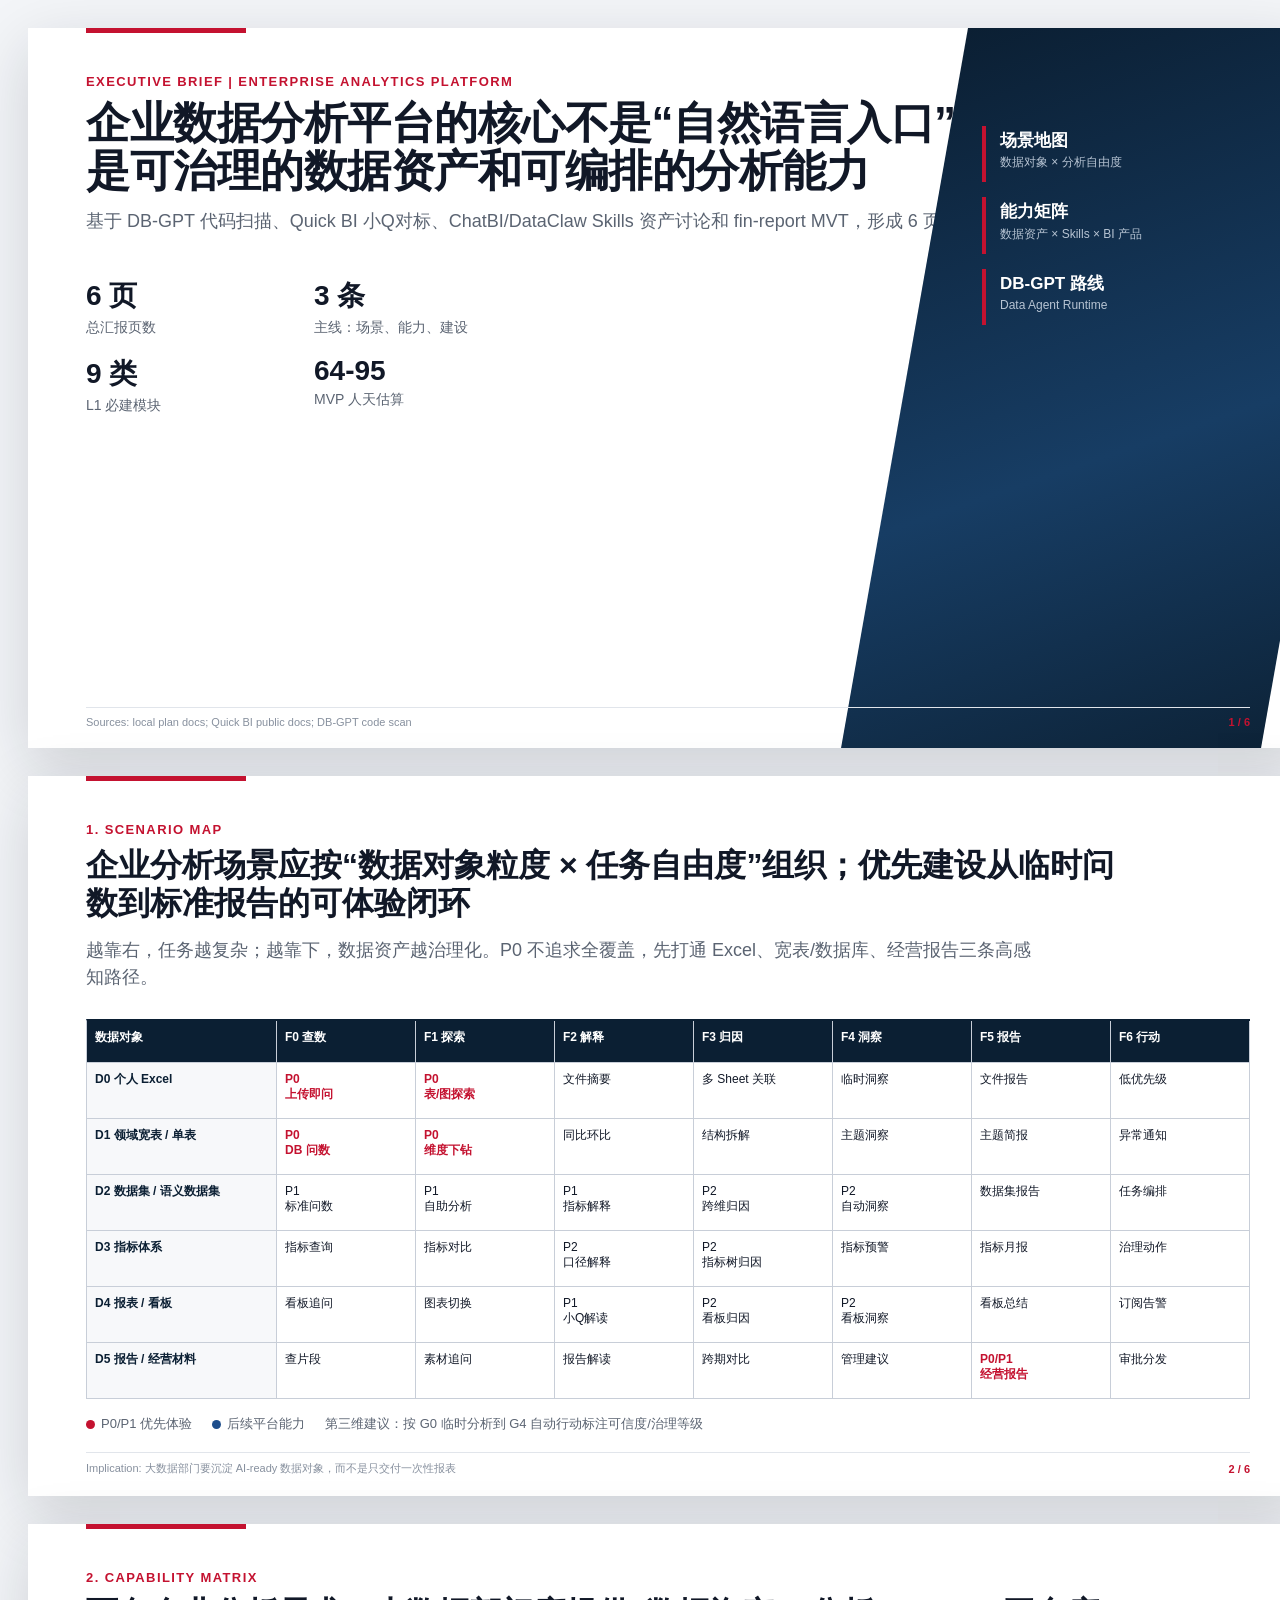
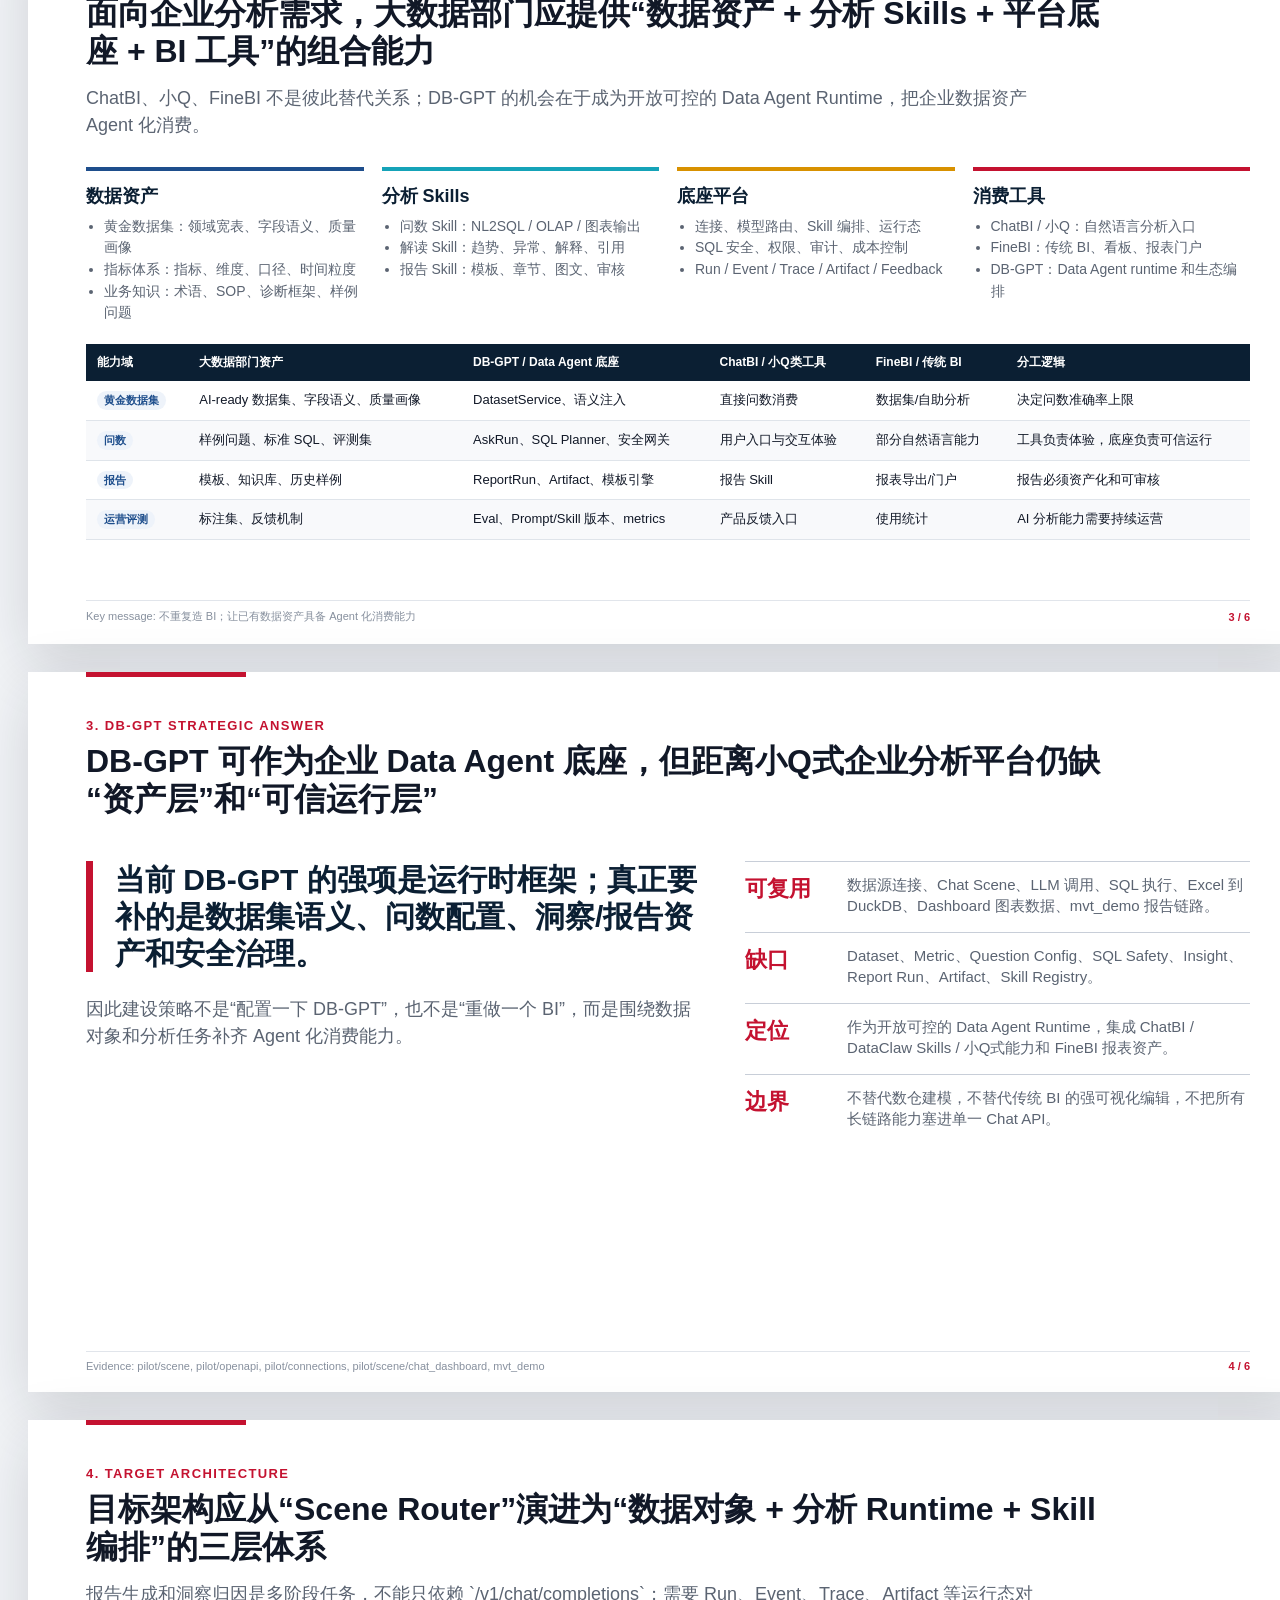
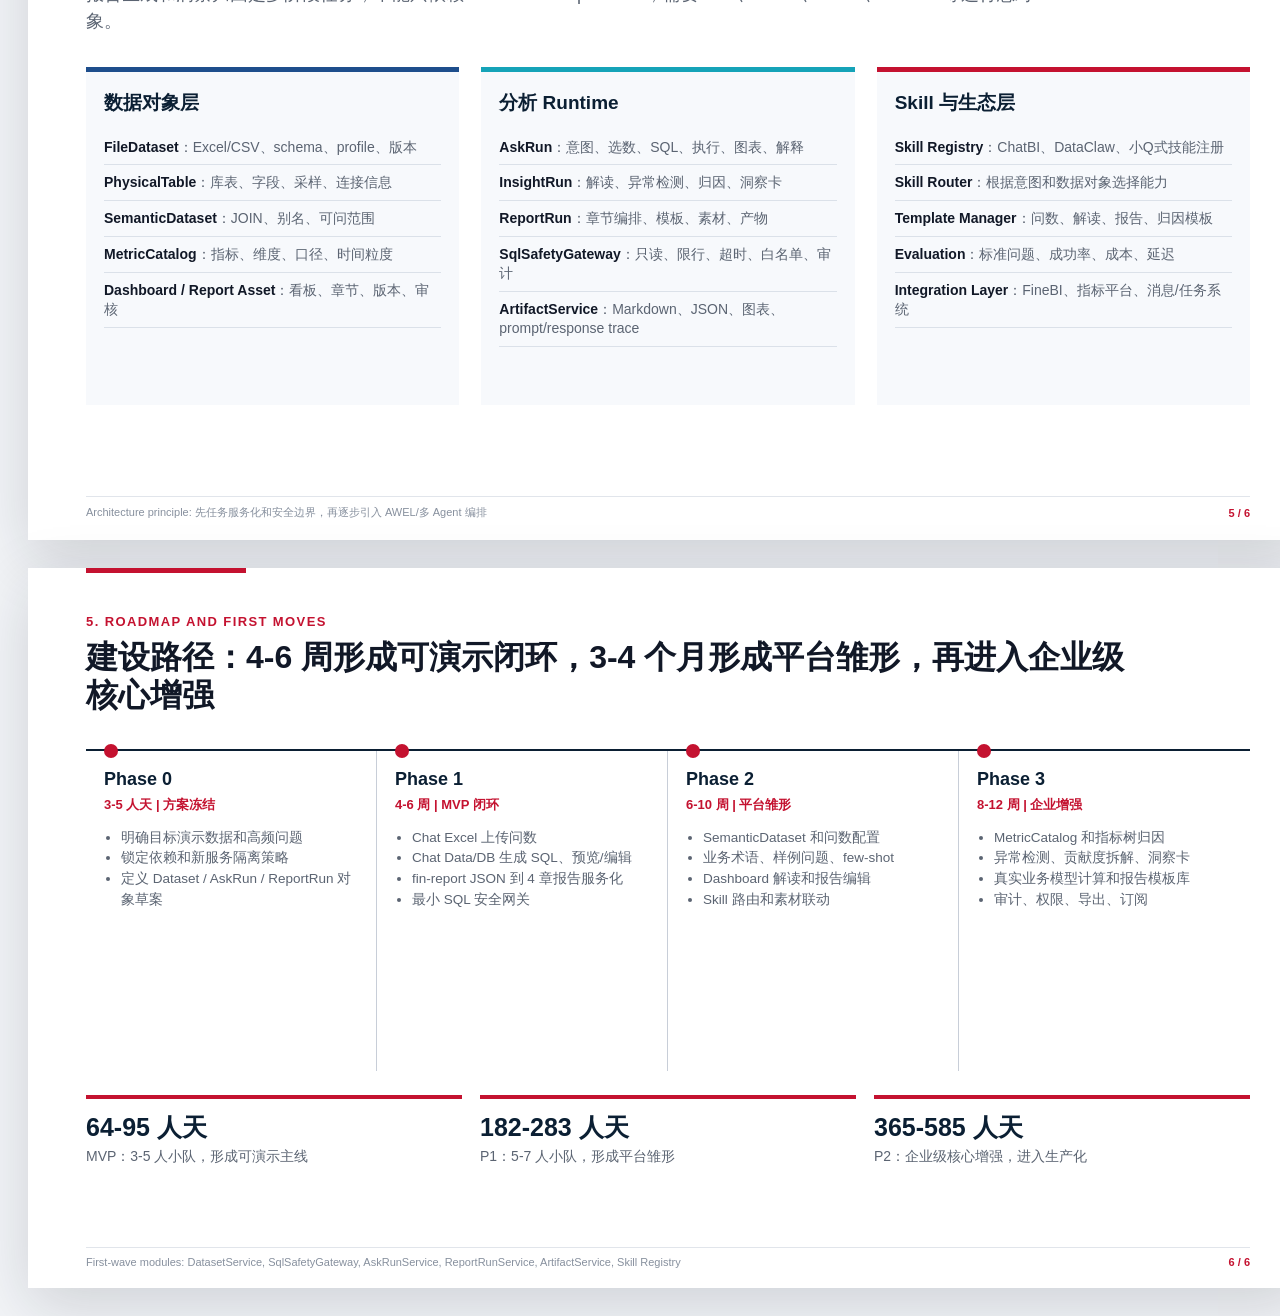
<file: idealization/5月/plan/dbgpt-enterprise-analytics-executive-brief.html>
<!doctype html>
<html lang="zh-CN">
<head>
  <meta charset="utf-8" />
  <meta name="viewport" content="width=device-width, initial-scale=1" />
  <title>DB-GPT 企业级数据分析平台建设汇报</title>
  <style>
    :root {
      --ink: #111827;
      --muted: #5b6472;
      --light: #eef1f5;
      --line: #c8ced8;
      --deep: #0b1f33;
      --blue: #1e4e8c;
      --cyan: #15a3b8;
      --red: #c41230;
      --amber: #d89100;
      --green: #20815f;
      --paper: #ffffff;
      --bg: #f3f5f8;
    }

    * { box-sizing: border-box; }
    body {
      margin: 0;
      background: var(--bg);
      color: var(--ink);
      font-family: "Microsoft YaHei", "PingFang SC", "Noto Sans CJK SC", Arial, sans-serif;
    }

    .deck {
      display: grid;
      gap: 28px;
      padding: 28px;
    }

    .slide {
      width: 1280px;
      height: 720px;
      margin: 0 auto;
      background: var(--paper);
      position: relative;
      overflow: hidden;
      box-shadow: 0 18px 60px rgba(17, 24, 39, 0.16);
      padding: 46px 58px 40px;
    }

    .kicker {
      font-size: 13px;
      letter-spacing: 1.4px;
      text-transform: uppercase;
      color: var(--red);
      font-weight: 700;
      margin-bottom: 10px;
    }

    h1, h2, h3, p { margin: 0; }

    h1 {
      font-size: 44px;
      line-height: 1.08;
      letter-spacing: -0.5px;
      font-weight: 750;
      max-width: 960px;
    }

    h2 {
      font-size: 32px;
      line-height: 1.18;
      font-weight: 750;
      max-width: 1040px;
    }

    .subtitle {
      margin-top: 14px;
      color: var(--muted);
      font-size: 18px;
      line-height: 1.5;
      max-width: 960px;
    }

    .topline {
      height: 5px;
      width: 160px;
      background: var(--red);
      position: absolute;
      top: 0;
      left: 58px;
    }

    .footer {
      position: absolute;
      left: 58px;
      right: 58px;
      bottom: 20px;
      display: flex;
      justify-content: space-between;
      align-items: center;
      color: #87909e;
      font-size: 11px;
      border-top: 1px solid #e1e5eb;
      padding-top: 8px;
    }

    .page-no {
      color: var(--red);
      font-weight: 700;
    }

    .cover-band {
      position: absolute;
      right: -80px;
      top: 0;
      width: 420px;
      height: 720px;
      background: linear-gradient(160deg, var(--deep), #173d64 58%, #0d2338);
      transform: skewX(-10deg);
      transform-origin: top;
    }

    .cover-grid {
      position: absolute;
      right: 76px;
      top: 98px;
      width: 250px;
      display: grid;
      gap: 15px;
    }

    .cover-chip {
      border-left: 4px solid var(--red);
      color: white;
      padding: 4px 0 12px 14px;
      font-size: 17px;
      font-weight: 700;
      line-height: 1.25;
    }

    .cover-chip span {
      display: block;
      margin-top: 4px;
      color: #b7c4d3;
      font-size: 12px;
      font-weight: 500;
    }

    .cover-meta {
      margin-top: 42px;
      display: grid;
      grid-template-columns: 210px 210px;
      gap: 18px;
      color: var(--muted);
      font-size: 14px;
    }

    .cover-meta strong {
      display: block;
      color: var(--ink);
      font-size: 28px;
      margin-bottom: 4px;
    }

    .matrix {
      margin-top: 28px;
      display: grid;
      grid-template-columns: 190px repeat(7, 1fr);
      border-top: 2px solid var(--deep);
      border-left: 1px solid var(--line);
      font-size: 12px;
    }

    .cell {
      min-height: 56px;
      padding: 9px 8px;
      border-right: 1px solid var(--line);
      border-bottom: 1px solid var(--line);
      line-height: 1.25;
      background: #fff;
    }

    .cell.head {
      background: var(--deep);
      color: white;
      font-weight: 700;
      min-height: 42px;
    }

    .cell.rowhead {
      background: #f7f8fa;
      font-weight: 700;
      color: var(--deep);
    }

    .priority {
      font-weight: 700;
      color: var(--red);
    }

    .legend {
      display: flex;
      gap: 20px;
      margin-top: 16px;
      font-size: 13px;
      color: var(--muted);
      align-items: center;
    }

    .dot {
      display: inline-block;
      width: 9px;
      height: 9px;
      border-radius: 50%;
      margin-right: 6px;
      vertical-align: middle;
    }

    .capability-grid {
      margin-top: 28px;
      display: grid;
      grid-template-columns: 1fr 1fr 1fr 1fr;
      gap: 18px;
    }

    .pillar {
      border-top: 4px solid var(--blue);
      padding-top: 13px;
    }

    .pillar:nth-child(2) { border-color: var(--cyan); }
    .pillar:nth-child(3) { border-color: var(--amber); }
    .pillar:nth-child(4) { border-color: var(--red); }

    .pillar h3 {
      font-size: 18px;
      margin-bottom: 8px;
      color: var(--deep);
    }

    .pillar ul {
      margin: 0;
      padding-left: 18px;
      color: var(--muted);
      font-size: 14px;
      line-height: 1.55;
    }

    .wide-table {
      margin-top: 20px;
      width: 100%;
      border-collapse: collapse;
      font-size: 13px;
    }

    .wide-table th {
      background: var(--deep);
      color: white;
      text-align: left;
      padding: 10px 11px;
      font-size: 12px;
    }

    .wide-table td {
      border-bottom: 1px solid #dfe4ea;
      padding: 10px 11px;
      vertical-align: top;
      line-height: 1.35;
    }

    .wide-table tr:nth-child(even) td { background: #f8f9fb; }
    .tag {
      display: inline-block;
      padding: 2px 7px;
      border-radius: 10px;
      background: #eef3fa;
      color: var(--blue);
      font-size: 11px;
      font-weight: 700;
      white-space: nowrap;
    }

    .answer-grid {
      margin-top: 42px;
      display: grid;
      grid-template-columns: 1.1fr 0.9fr;
      gap: 42px;
    }

    .statement {
      font-size: 30px;
      line-height: 1.24;
      font-weight: 750;
      color: var(--deep);
      border-left: 7px solid var(--red);
      padding-left: 22px;
    }

    .support {
      display: grid;
      gap: 16px;
    }

    .support-row {
      display: grid;
      grid-template-columns: 90px 1fr;
      gap: 12px;
      border-top: 1px solid var(--line);
      padding-top: 12px;
    }

    .support-row strong {
      color: var(--red);
      font-size: 22px;
    }

    .support-row span {
      color: var(--muted);
      line-height: 1.4;
      font-size: 15px;
    }

    .architecture {
      margin-top: 32px;
      display: grid;
      grid-template-columns: 1fr 1fr 1fr;
      gap: 22px;
      align-items: stretch;
    }

    .layer {
      border-top: 5px solid var(--blue);
      background: #f7f9fc;
      padding: 18px 18px 16px;
      min-height: 338px;
    }

    .layer:nth-child(2) { border-color: var(--cyan); }
    .layer:nth-child(3) { border-color: var(--red); }

    .layer h3 {
      font-size: 19px;
      color: var(--deep);
      margin-bottom: 14px;
    }

    .layer .item {
      border-bottom: 1px solid #dbe1e9;
      padding: 8px 0;
      font-size: 14px;
      color: var(--muted);
      line-height: 1.35;
    }

    .layer .item b {
      color: var(--ink);
    }

    .roadmap {
      margin-top: 34px;
      display: grid;
      grid-template-columns: repeat(4, 1fr);
      gap: 0;
      border-top: 2px solid var(--deep);
    }

    .phase {
      padding: 18px 18px 0;
      border-right: 1px solid var(--line);
      min-height: 320px;
      position: relative;
    }

    .phase:last-child { border-right: 0; }
    .phase::before {
      content: "";
      position: absolute;
      top: -7px;
      left: 18px;
      width: 14px;
      height: 14px;
      border-radius: 50%;
      background: var(--red);
    }

    .phase h3 {
      font-size: 18px;
      color: var(--deep);
      margin-bottom: 6px;
    }

    .phase .time {
      font-size: 13px;
      color: var(--red);
      font-weight: 700;
      margin-bottom: 14px;
    }

    .phase ul {
      margin: 0;
      padding-left: 17px;
      font-size: 13.5px;
      line-height: 1.55;
      color: var(--muted);
    }

    .effort-band {
      margin-top: 24px;
      display: grid;
      grid-template-columns: 1fr 1fr 1fr;
      gap: 18px;
    }

    .effort {
      border-top: 4px solid var(--red);
      padding-top: 12px;
      font-size: 14px;
      color: var(--muted);
    }

    .effort strong {
      display: block;
      font-size: 25px;
      color: var(--deep);
      margin-bottom: 4px;
    }

    .module-map {
      margin-top: 30px;
      display: grid;
      grid-template-columns: 1.02fr 0.98fr;
      gap: 28px;
    }

    .modules {
      display: grid;
      grid-template-columns: 1fr 1fr;
      gap: 12px;
    }

    .module {
      border-left: 5px solid var(--blue);
      padding: 9px 12px;
      background: #f7f9fc;
      min-height: 62px;
    }

    .module:nth-child(2n) { border-color: var(--cyan); }
    .module:nth-child(3n) { border-color: var(--amber); }
    .module:nth-child(5n) { border-color: var(--red); }
    .module b {
      display: block;
      font-size: 13.5px;
      color: var(--deep);
      margin-bottom: 4px;
    }
    .module span {
      font-size: 12px;
      color: var(--muted);
      line-height: 1.25;
      display: block;
    }

    .decision-list {
      display: grid;
      gap: 13px;
    }

    .decision {
      display: grid;
      grid-template-columns: 34px 1fr;
      gap: 12px;
      align-items: start;
      border-bottom: 1px solid #dfe4ea;
      padding-bottom: 12px;
    }

    .decision .num {
      width: 28px;
      height: 28px;
      border-radius: 50%;
      background: var(--red);
      color: white;
      font-size: 13px;
      font-weight: 700;
      display: flex;
      align-items: center;
      justify-content: center;
    }

    .decision b {
      display: block;
      font-size: 15px;
      color: var(--deep);
      margin-bottom: 3px;
    }

    .decision span {
      font-size: 13px;
      color: var(--muted);
      line-height: 1.4;
    }

    @media print {
      body { background: white; }
      .deck { padding: 0; gap: 0; }
      .slide {
        width: 100vw;
        height: 56.25vw;
        max-height: 100vh;
        box-shadow: none;
        page-break-after: always;
      }
      @page { size: 16in 9in; margin: 0; }
    }
  </style>
</head>
<body>
  <main class="deck">
    <section class="slide">
      <div class="cover-band"></div>
      <div class="cover-grid">
        <div class="cover-chip">场景地图<span>数据对象 × 分析自由度</span></div>
        <div class="cover-chip">能力矩阵<span>数据资产 × Skills × BI 产品</span></div>
        <div class="cover-chip">DB-GPT 路线<span>Data Agent Runtime</span></div>
      </div>
      <div class="topline"></div>
      <div class="kicker">Executive brief | Enterprise analytics platform</div>
      <h1>企业数据分析平台的核心不是“自然语言入口”，而是可治理的数据资产和可编排的分析能力</h1>
      <p class="subtitle">基于 DB-GPT 代码扫描、Quick BI 小Q对标、ChatBI/DataClaw Skills 资产讨论和 fin-report MVT，形成 6 页汇报材料。</p>
      <div class="cover-meta">
        <div><strong>6 页</strong>总汇报页数</div>
        <div><strong>3 条</strong>主线：场景、能力、建设</div>
        <div><strong>9 类</strong>L1 必建模块</div>
        <div><strong>64-95</strong>MVP 人天估算</div>
      </div>
      <div class="footer">
        <span>Sources: local plan docs; Quick BI public docs; DB-GPT code scan</span>
        <span class="page-no">1 / 6</span>
      </div>
    </section>

    <section class="slide">
      <div class="topline"></div>
      <div class="kicker">1. Scenario map</div>
      <h2>企业分析场景应按“数据对象粒度 × 任务自由度”组织；优先建设从临时问数到标准报告的可体验闭环</h2>
      <p class="subtitle">越靠右，任务越复杂；越靠下，数据资产越治理化。P0 不追求全覆盖，先打通 Excel、宽表/数据库、经营报告三条高感知路径。</p>
      <div class="matrix">
        <div class="cell head">数据对象</div>
        <div class="cell head">F0 查数</div>
        <div class="cell head">F1 探索</div>
        <div class="cell head">F2 解释</div>
        <div class="cell head">F3 归因</div>
        <div class="cell head">F4 洞察</div>
        <div class="cell head">F5 报告</div>
        <div class="cell head">F6 行动</div>

        <div class="cell rowhead">D0 个人 Excel</div>
        <div class="cell priority">P0<br>上传即问</div>
        <div class="cell priority">P0<br>表/图探索</div>
        <div class="cell">文件摘要</div>
        <div class="cell">多 Sheet 关联</div>
        <div class="cell">临时洞察</div>
        <div class="cell">文件报告</div>
        <div class="cell">低优先级</div>

        <div class="cell rowhead">D1 领域宽表 / 单表</div>
        <div class="cell priority">P0<br>DB 问数</div>
        <div class="cell priority">P0<br>维度下钻</div>
        <div class="cell">同比环比</div>
        <div class="cell">结构拆解</div>
        <div class="cell">主题洞察</div>
        <div class="cell">主题简报</div>
        <div class="cell">异常通知</div>

        <div class="cell rowhead">D2 数据集 / 语义数据集</div>
        <div class="cell">P1<br>标准问数</div>
        <div class="cell">P1<br>自助分析</div>
        <div class="cell">P1<br>指标解释</div>
        <div class="cell">P2<br>跨维归因</div>
        <div class="cell">P2<br>自动洞察</div>
        <div class="cell">数据集报告</div>
        <div class="cell">任务编排</div>

        <div class="cell rowhead">D3 指标体系</div>
        <div class="cell">指标查询</div>
        <div class="cell">指标对比</div>
        <div class="cell">P2<br>口径解释</div>
        <div class="cell">P2<br>指标树归因</div>
        <div class="cell">指标预警</div>
        <div class="cell">指标月报</div>
        <div class="cell">治理动作</div>

        <div class="cell rowhead">D4 报表 / 看板</div>
        <div class="cell">看板追问</div>
        <div class="cell">图表切换</div>
        <div class="cell">P1<br>小Q解读</div>
        <div class="cell">P2<br>看板归因</div>
        <div class="cell">P2<br>看板洞察</div>
        <div class="cell">看板总结</div>
        <div class="cell">订阅告警</div>

        <div class="cell rowhead">D5 报告 / 经营材料</div>
        <div class="cell">查片段</div>
        <div class="cell">素材追问</div>
        <div class="cell">报告解读</div>
        <div class="cell">跨期对比</div>
        <div class="cell">管理建议</div>
        <div class="cell priority">P0/P1<br>经营报告</div>
        <div class="cell">审批分发</div>
      </div>
      <div class="legend">
        <span><i class="dot" style="background: var(--red);"></i>P0/P1 优先体验</span>
        <span><i class="dot" style="background: var(--blue);"></i>后续平台能力</span>
        <span>第三维建议：按 G0 临时分析到 G4 自动行动标注可信度/治理等级</span>
      </div>
      <div class="footer">
        <span>Implication: 大数据部门要沉淀 AI-ready 数据对象，而不是只交付一次性报表</span>
        <span class="page-no">2 / 6</span>
      </div>
    </section>

    <section class="slide">
      <div class="topline"></div>
      <div class="kicker">2. Capability matrix</div>
      <h2>面向企业分析需求，大数据部门应提供“数据资产 + 分析 Skills + 平台底座 + BI 工具”的组合能力</h2>
      <p class="subtitle">ChatBI、小Q、FineBI 不是彼此替代关系；DB-GPT 的机会在于成为开放可控的 Data Agent Runtime，把企业数据资产 Agent 化消费。</p>
      <div class="capability-grid">
        <div class="pillar">
          <h3>数据资产</h3>
          <ul>
            <li>黄金数据集：领域宽表、字段语义、质量画像</li>
            <li>指标体系：指标、维度、口径、时间粒度</li>
            <li>业务知识：术语、SOP、诊断框架、样例问题</li>
          </ul>
        </div>
        <div class="pillar">
          <h3>分析 Skills</h3>
          <ul>
            <li>问数 Skill：NL2SQL / OLAP / 图表输出</li>
            <li>解读 Skill：趋势、异常、解释、引用</li>
            <li>报告 Skill：模板、章节、图文、审核</li>
          </ul>
        </div>
        <div class="pillar">
          <h3>底座平台</h3>
          <ul>
            <li>连接、模型路由、Skill 编排、运行态</li>
            <li>SQL 安全、权限、审计、成本控制</li>
            <li>Run / Event / Trace / Artifact / Feedback</li>
          </ul>
        </div>
        <div class="pillar">
          <h3>消费工具</h3>
          <ul>
            <li>ChatBI / 小Q：自然语言分析入口</li>
            <li>FineBI：传统 BI、看板、报表门户</li>
            <li>DB-GPT：Data Agent runtime 和生态编排</li>
          </ul>
        </div>
      </div>
      <table class="wide-table">
        <thead>
          <tr>
            <th>能力域</th>
            <th>大数据部门资产</th>
            <th>DB-GPT / Data Agent 底座</th>
            <th>ChatBI / 小Q类工具</th>
            <th>FineBI / 传统 BI</th>
            <th>分工逻辑</th>
          </tr>
        </thead>
        <tbody>
          <tr>
            <td><span class="tag">黄金数据集</span></td>
            <td>AI-ready 数据集、字段语义、质量画像</td>
            <td>DatasetService、语义注入</td>
            <td>直接问数消费</td>
            <td>数据集/自助分析</td>
            <td>决定问数准确率上限</td>
          </tr>
          <tr>
            <td><span class="tag">问数</span></td>
            <td>样例问题、标准 SQL、评测集</td>
            <td>AskRun、SQL Planner、安全网关</td>
            <td>用户入口与交互体验</td>
            <td>部分自然语言能力</td>
            <td>工具负责体验，底座负责可信运行</td>
          </tr>
          <tr>
            <td><span class="tag">报告</span></td>
            <td>模板、知识库、历史样例</td>
            <td>ReportRun、Artifact、模板引擎</td>
            <td>报告 Skill</td>
            <td>报表导出/门户</td>
            <td>报告必须资产化和可审核</td>
          </tr>
          <tr>
            <td><span class="tag">运营评测</span></td>
            <td>标注集、反馈机制</td>
            <td>Eval、Prompt/Skill 版本、metrics</td>
            <td>产品反馈入口</td>
            <td>使用统计</td>
            <td>AI 分析能力需要持续运营</td>
          </tr>
        </tbody>
      </table>
      <div class="footer">
        <span>Key message: 不重复造 BI；让已有数据资产具备 Agent 化消费能力</span>
        <span class="page-no">3 / 6</span>
      </div>
    </section>

    <section class="slide">
      <div class="topline"></div>
      <div class="kicker">3. DB-GPT strategic answer</div>
      <h2>DB-GPT 可作为企业 Data Agent 底座，但距离小Q式企业分析平台仍缺“资产层”和“可信运行层”</h2>
      <div class="answer-grid">
        <div>
          <div class="statement">当前 DB-GPT 的强项是运行时框架；真正要补的是数据集语义、问数配置、洞察/报告资产和安全治理。</div>
          <p class="subtitle" style="margin-top: 24px;">因此建设策略不是“配置一下 DB-GPT”，也不是“重做一个 BI”，而是围绕数据对象和分析任务补齐 Agent 化消费能力。</p>
        </div>
        <div class="support">
          <div class="support-row">
            <strong>可复用</strong>
            <span>数据源连接、Chat Scene、LLM 调用、SQL 执行、Excel 到 DuckDB、Dashboard 图表数据、mvt_demo 报告链路。</span>
          </div>
          <div class="support-row">
            <strong>缺口</strong>
            <span>Dataset、Metric、Question Config、SQL Safety、Insight、Report Run、Artifact、Skill Registry。</span>
          </div>
          <div class="support-row">
            <strong>定位</strong>
            <span>作为开放可控的 Data Agent Runtime，集成 ChatBI / DataClaw Skills / 小Q式能力和 FineBI 报表资产。</span>
          </div>
          <div class="support-row">
            <strong>边界</strong>
            <span>不替代数仓建模，不替代传统 BI 的强可视化编辑，不把所有长链路能力塞进单一 Chat API。</span>
          </div>
        </div>
      </div>
      <div class="footer">
        <span>Evidence: pilot/scene, pilot/openapi, pilot/connections, pilot/scene/chat_dashboard, mvt_demo</span>
        <span class="page-no">4 / 6</span>
      </div>
    </section>

    <section class="slide">
      <div class="topline"></div>
      <div class="kicker">4. Target architecture</div>
      <h2>目标架构应从“Scene Router”演进为“数据对象 + 分析 Runtime + Skill 编排”的三层体系</h2>
      <p class="subtitle">报告生成和洞察归因是多阶段任务，不能只依赖 `/v1/chat/completions`；需要 Run、Event、Trace、Artifact 等运行态对象。</p>
      <div class="architecture">
        <div class="layer">
          <h3>数据对象层</h3>
          <div class="item"><b>FileDataset</b>：Excel/CSV、schema、profile、版本</div>
          <div class="item"><b>PhysicalTable</b>：库表、字段、采样、连接信息</div>
          <div class="item"><b>SemanticDataset</b>：JOIN、别名、可问范围</div>
          <div class="item"><b>MetricCatalog</b>：指标、维度、口径、时间粒度</div>
          <div class="item"><b>Dashboard / Report Asset</b>：看板、章节、版本、审核</div>
        </div>
        <div class="layer">
          <h3>分析 Runtime</h3>
          <div class="item"><b>AskRun</b>：意图、选数、SQL、执行、图表、解释</div>
          <div class="item"><b>InsightRun</b>：解读、异常检测、归因、洞察卡</div>
          <div class="item"><b>ReportRun</b>：章节编排、模板、素材、产物</div>
          <div class="item"><b>SqlSafetyGateway</b>：只读、限行、超时、白名单、审计</div>
          <div class="item"><b>ArtifactService</b>：Markdown、JSON、图表、prompt/response trace</div>
        </div>
        <div class="layer">
          <h3>Skill 与生态层</h3>
          <div class="item"><b>Skill Registry</b>：ChatBI、DataClaw、小Q式技能注册</div>
          <div class="item"><b>Skill Router</b>：根据意图和数据对象选择能力</div>
          <div class="item"><b>Template Manager</b>：问数、解读、报告、归因模板</div>
          <div class="item"><b>Evaluation</b>：标准问题、成功率、成本、延迟</div>
          <div class="item"><b>Integration Layer</b>：FineBI、指标平台、消息/任务系统</div>
        </div>
      </div>
      <div class="footer">
        <span>Architecture principle: 先任务服务化和安全边界，再逐步引入 AWEL/多 Agent 编排</span>
        <span class="page-no">5 / 6</span>
      </div>
    </section>

    <section class="slide">
      <div class="topline"></div>
      <div class="kicker">5. Roadmap and first moves</div>
      <h2>建设路径：4-6 周形成可演示闭环，3-4 个月形成平台雏形，再进入企业级核心增强</h2>
      <div class="roadmap">
        <div class="phase">
          <h3>Phase 0</h3>
          <div class="time">3-5 人天 | 方案冻结</div>
          <ul>
            <li>明确目标演示数据和高频问题</li>
            <li>锁定依赖和新服务隔离策略</li>
            <li>定义 Dataset / AskRun / ReportRun 对象草案</li>
          </ul>
        </div>
        <div class="phase">
          <h3>Phase 1</h3>
          <div class="time">4-6 周 | MVP 闭环</div>
          <ul>
            <li>Chat Excel 上传问数</li>
            <li>Chat Data/DB 生成 SQL、预览/编辑</li>
            <li>fin-report JSON 到 4 章报告服务化</li>
            <li>最小 SQL 安全网关</li>
          </ul>
        </div>
        <div class="phase">
          <h3>Phase 2</h3>
          <div class="time">6-10 周 | 平台雏形</div>
          <ul>
            <li>SemanticDataset 和问数配置</li>
            <li>业务术语、样例问题、few-shot</li>
            <li>Dashboard 解读和报告编辑</li>
            <li>Skill 路由和素材联动</li>
          </ul>
        </div>
        <div class="phase">
          <h3>Phase 3</h3>
          <div class="time">8-12 周 | 企业增强</div>
          <ul>
            <li>MetricCatalog 和指标树归因</li>
            <li>异常检测、贡献度拆解、洞察卡</li>
            <li>真实业务模型计算和报告模板库</li>
            <li>审计、权限、导出、订阅</li>
          </ul>
        </div>
      </div>
      <div class="effort-band">
        <div class="effort"><strong>64-95 人天</strong>MVP：3-5 人小队，形成可演示主线</div>
        <div class="effort"><strong>182-283 人天</strong>P1：5-7 人小队，形成平台雏形</div>
        <div class="effort"><strong>365-585 人天</strong>P2：企业级核心增强，进入生产化</div>
      </div>
      <div class="footer">
        <span>First-wave modules: DatasetService, SqlSafetyGateway, AskRunService, ReportRunService, ArtifactService, Skill Registry</span>
        <span class="page-no">6 / 6</span>
      </div>
    </section>
  </main>
</body>
</html>
</file>
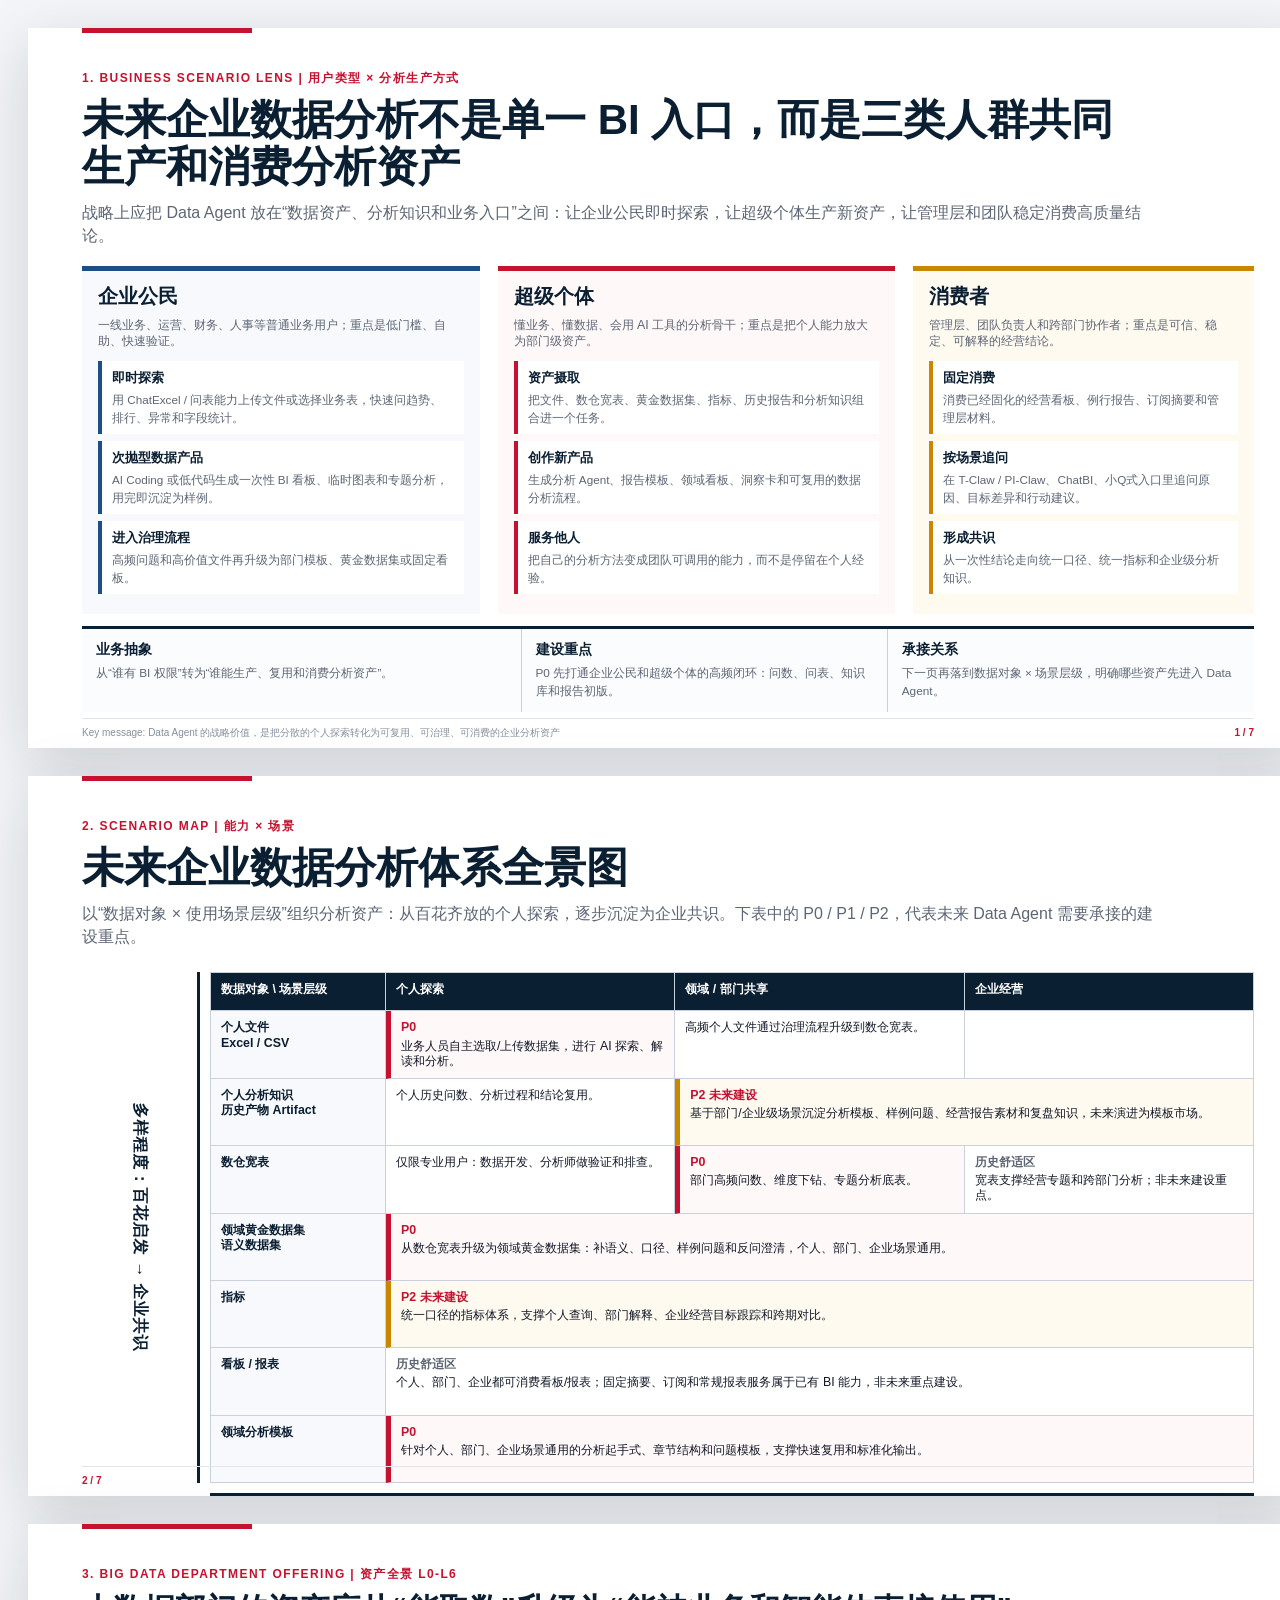
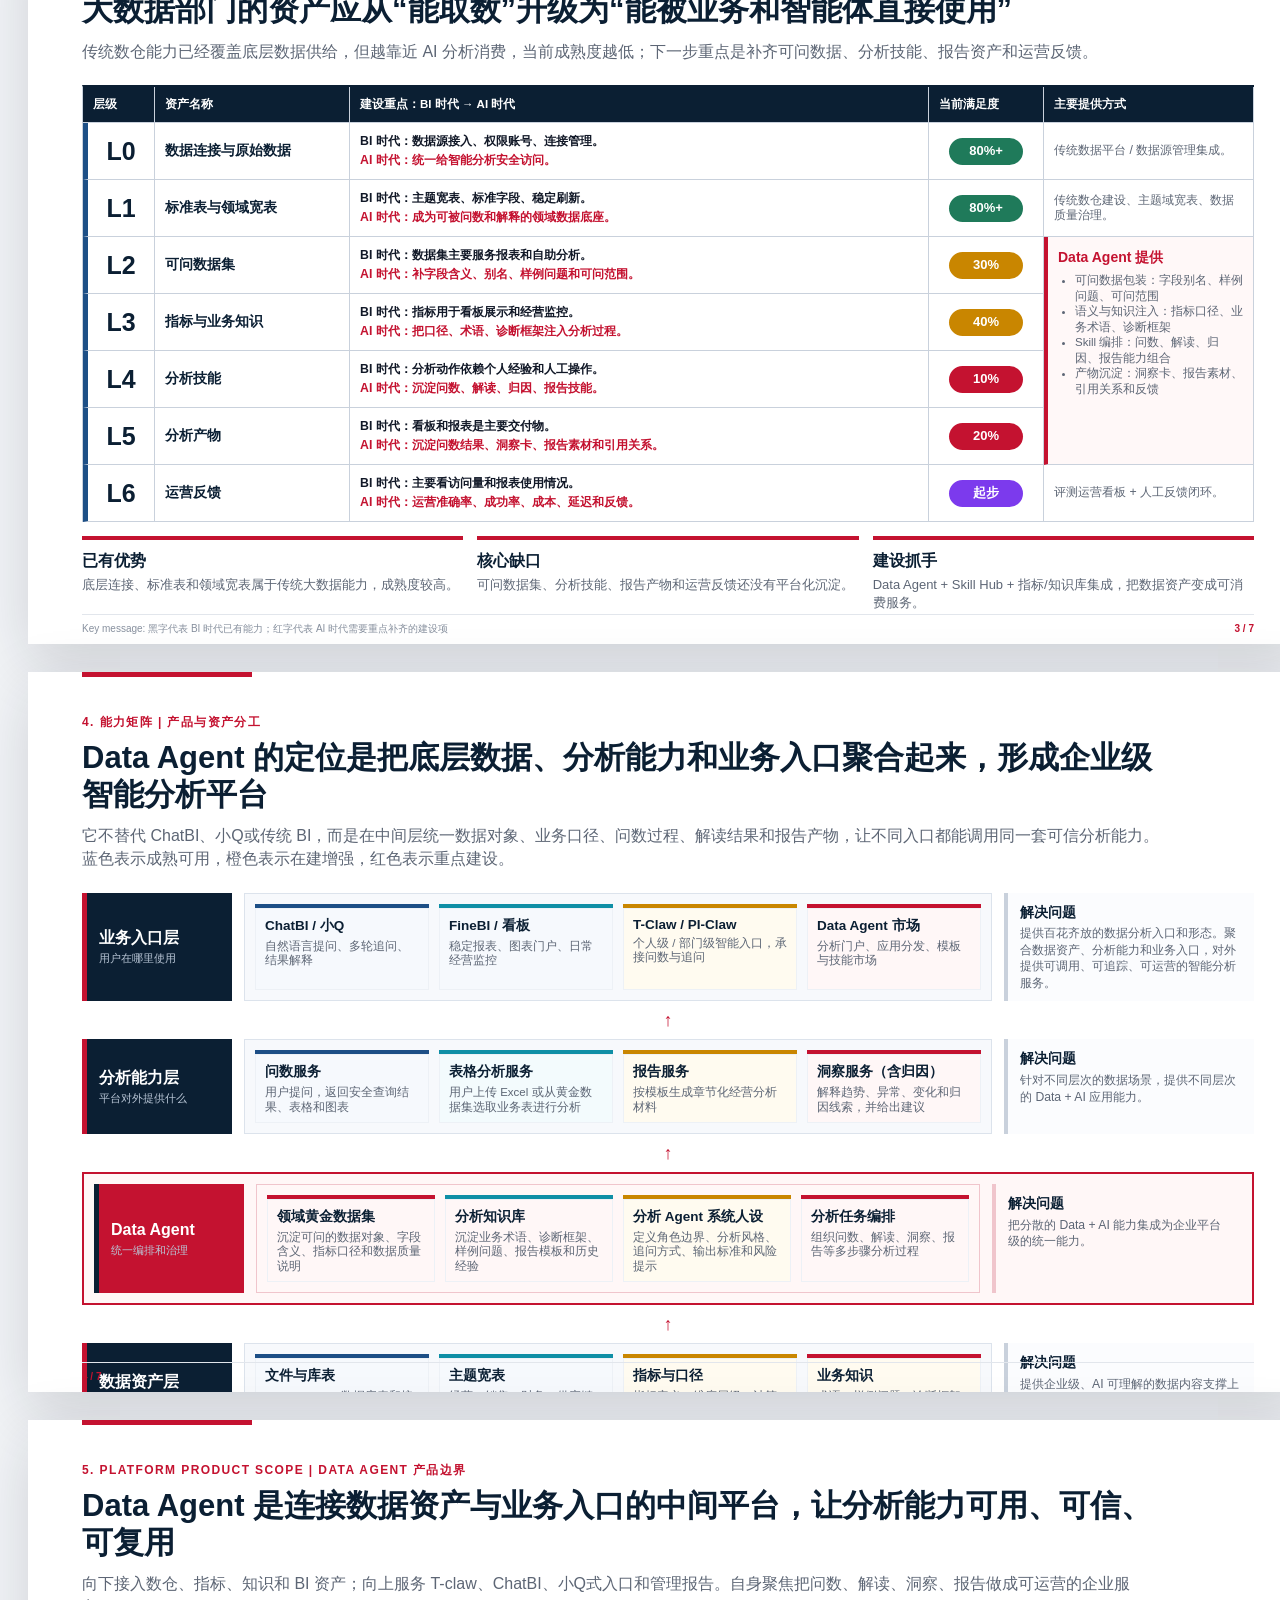
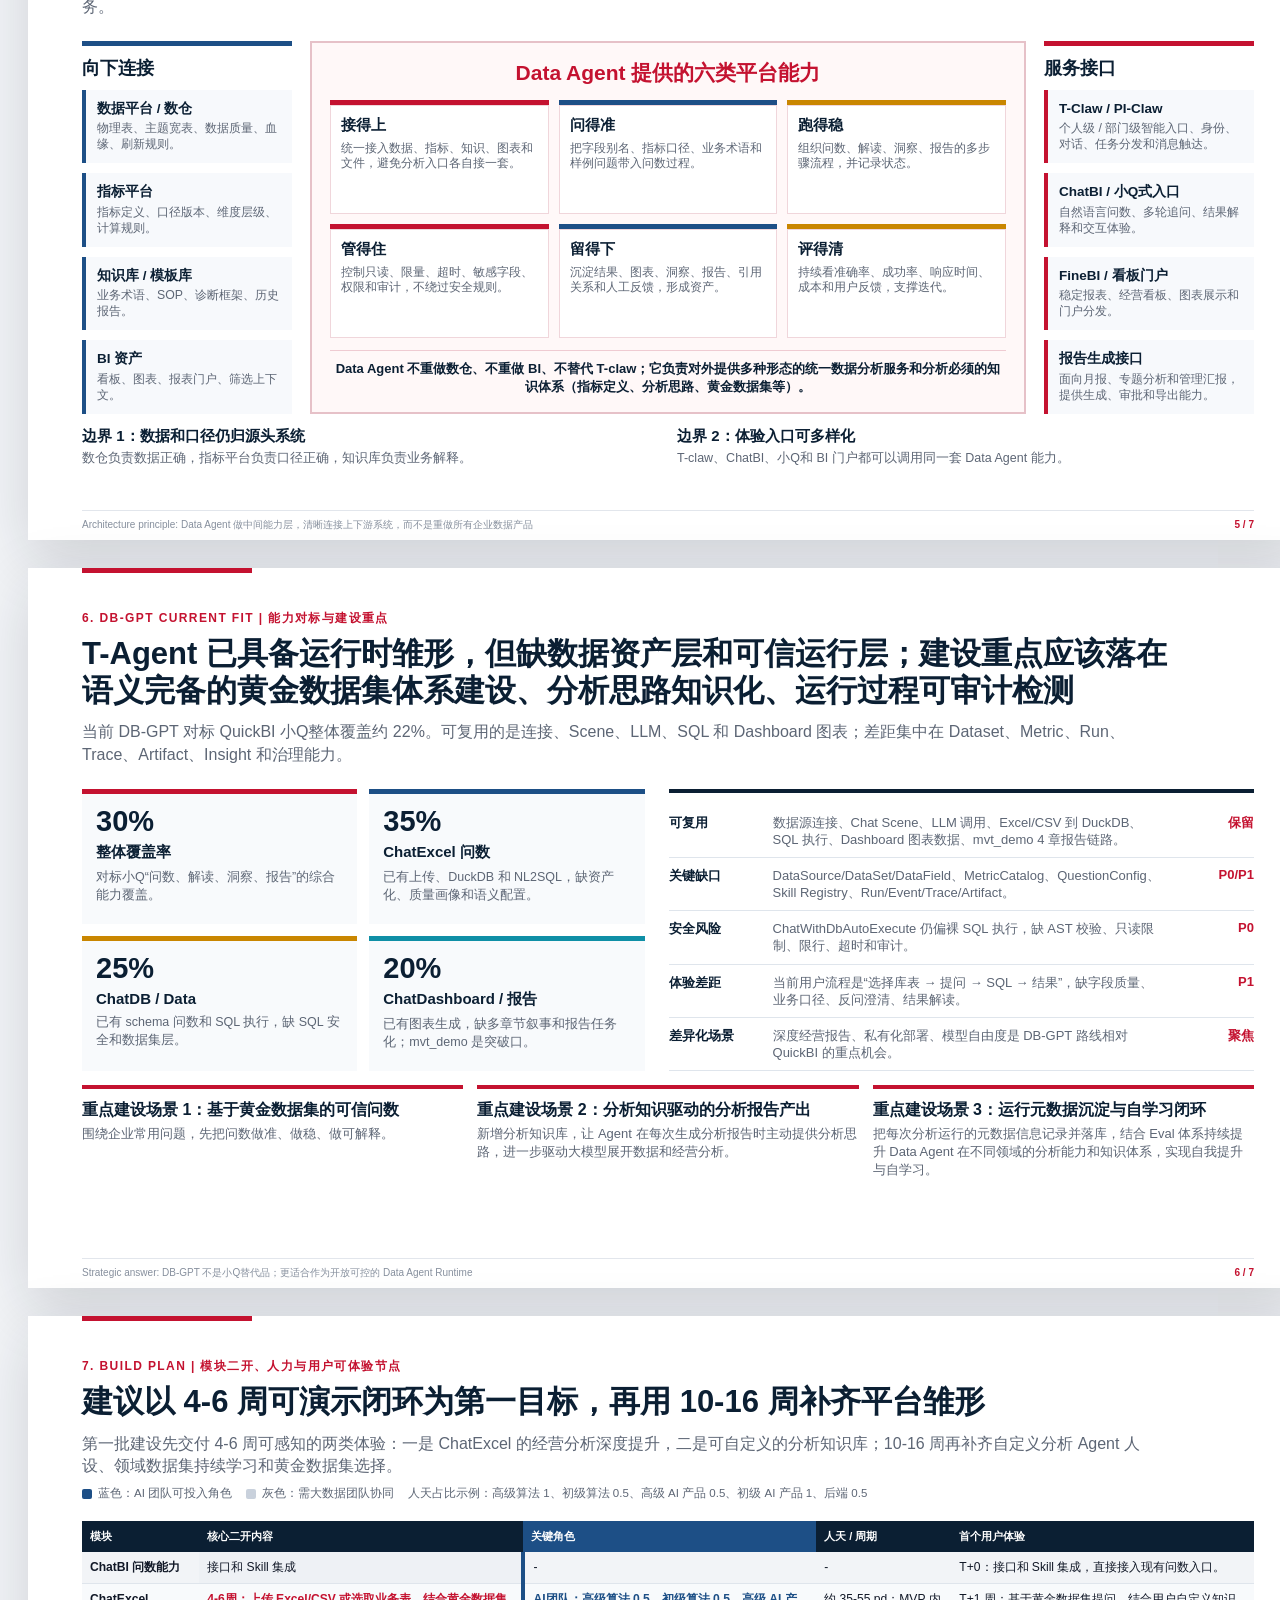
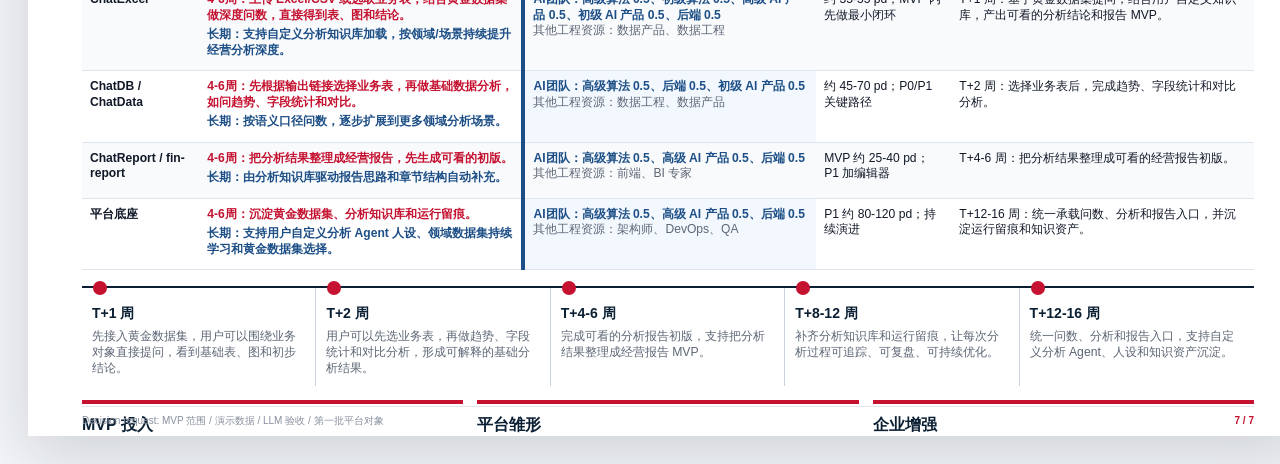
<file: idealization/5月/presentation/dbgpt-enterprise-analytics-strategy-v2.html>
﻿<!doctype html>
<html lang="zh-CN">
<head>
  <meta charset="utf-8" />
  <meta name="viewport" content="width=device-width, initial-scale=1" />
  <title>企业数据分析平台能力规划汇报 v2</title>
  <style>
    :root {
      --ink: #111827;
      --muted: #5d6675;
      --subtle: #eef2f6;
      --line: #c9d1dc;
      --deep: #0b1f33;
      --blue: #1d4f86;
      --cyan: #0f8fa6;
      --red: #c41230;
      --amber: #c98600;
      --green: #1f7a5a;
      --paper: #ffffff;
      --bg: #f3f5f8;
    }

    * { box-sizing: border-box; }
    body {
      margin: 0;
      background: var(--bg);
      color: var(--ink);
      font-family: "Microsoft YaHei", "PingFang SC", "Noto Sans CJK SC", Arial, sans-serif;
    }
    .deck {
      display: grid;
      gap: 28px;
      padding: 28px;
    }
    .slide {
      width: 1280px;
      height: 720px;
      margin: 0 auto;
      background: var(--paper);
      position: relative;
      overflow: hidden;
      box-shadow: 0 18px 60px rgba(17, 24, 39, 0.16);
      padding: 42px 54px 38px;
    }
    .topline {
      position: absolute;
      left: 54px;
      top: 0;
      width: 170px;
      height: 5px;
      background: var(--red);
    }
    .kicker {
      color: var(--red);
      font-size: 12px;
      font-weight: 800;
      letter-spacing: 1.4px;
      text-transform: uppercase;
      margin-bottom: 9px;
    }
    h1, h2, h3, p { margin: 0; }
    h1 {
      max-width: 1040px;
      font-size: 42px;
      line-height: 1.12;
      font-weight: 760;
      color: var(--deep);
    }
    h2 {
      max-width: 1100px;
      font-size: 31px;
      line-height: 1.18;
      font-weight: 760;
      color: var(--deep);
    }
    .subtitle {
      margin-top: 12px;
      color: var(--muted);
      font-size: 16px;
      line-height: 1.42;
      max-width: 1080px;
    }
    .footer {
      position: absolute;
      left: 54px;
      right: 54px;
      bottom: 10px;
      display: flex;
      justify-content: space-between;
      align-items: center;
      border-top: 1px solid #e2e6ec;
      padding-top: 8px;
      color: #87909e;
      line-height: 1.15;
      font-size: 10px;
    }
    .page-no {
      color: var(--red);
      font-weight: 800;
    }

    .axis-wrap {
      margin-top: 24px;
      display: grid;
      grid-template-columns: 118px 1fr;
      grid-template-rows: 1fr 44px;
      height: 502px;
      gap: 10px;
    }
    .y-axis {
      display: flex;
      justify-content: center;
      align-items: center;
      color: var(--deep);
      font-weight: 800;
      border-right: 3px solid var(--deep);
      letter-spacing: 2px;
      overflow: hidden;
    }
    .y-axis span {
      display: block;
      transform: rotate(90deg);
      white-space: nowrap;
      letter-spacing: 1px;
    }
    .x-axis {
      grid-column: 2;
      display: flex;
      justify-content: center;
      align-items: center;
      color: var(--deep);
      font-weight: 800;
      border-top: 3px solid var(--deep);
      letter-spacing: 1px;
    }
      .scenario-matrix {
      display: grid;
      grid-template-columns: 175px repeat(3, 1fr);
      grid-template-rows: 38px repeat(7, 1fr);
      border-left: 1px solid var(--line);
      border-top: 1px solid var(--line);
      font-size: 12.4px;
    }
    .scell {
      border-right: 1px solid var(--line);
      border-bottom: 1px solid var(--line);
      padding: 9px 10px;
      line-height: 1.22;
      background: #fff;
    }
    .scell.head {
      background: var(--deep);
      color: white;
      font-weight: 800;
      min-height: 34px;
    }
    .scell.row {
      background: #f7f9fc;
      color: var(--deep);
      font-weight: 800;
    }
    .p0 { border-left: 5px solid var(--red); background: #fff8f8; }
    .p1 { border-left: 5px solid var(--blue); background: #f6f9fd; }
    .p2 { border-left: 5px solid var(--amber); background: #fffaf0; }
    .mark {
      display: inline-block;
      font-weight: 800;
      color: var(--red);
      margin-bottom: 3px;
    }

    .asset-layout {
      margin-top: 24px;
      display: grid;
      grid-template-columns: 1.08fr 0.92fr;
      gap: 28px;
      align-items: start;
    }
    .asset-stack {
      display: grid;
      gap: 8px;
    }
    .asset-level {
      display: grid;
      grid-template-columns: 70px 178px 1fr;
      gap: 12px;
      align-items: center;
      border-left: 5px solid var(--blue);
      background: #f7f9fc;
      padding: 10px 13px;
      min-height: 56px;
    }
    .asset-level:nth-child(1) { border-color: var(--deep); }
    .asset-level:nth-child(2) { border-color: var(--blue); }
    .asset-level:nth-child(3) { border-color: var(--cyan); }
    .asset-level:nth-child(4) { border-color: var(--green); }
    .asset-level:nth-child(5) { border-color: var(--amber); }
    .asset-level:nth-child(6) { border-color: var(--red); }
    .asset-level:nth-child(7) { border-color: #7c3aed; }
    .lvl {
      font-size: 24px;
      font-weight: 800;
      color: var(--deep);
    }
    .asset-level b {
      display: block;
      color: var(--deep);
      font-size: 15px;
    }
    .asset-level span {
      color: var(--muted);
      font-size: 12.5px;
      line-height: 1.32;
    }
    .right-panel {
      border-top: 4px solid var(--red);
      padding-top: 14px;
    }
    .right-panel h3 {
      font-size: 20px;
      color: var(--deep);
      margin-bottom: 12px;
    }
    .mission-grid {
      display: grid;
      gap: 12px;
    }
    .mission {
      border-bottom: 1px solid #dfe5ec;
      padding-bottom: 10px;
    }
    .mission b {
      color: var(--deep);
      display: block;
      font-size: 15px;
      margin-bottom: 4px;
    }
    .mission span {
      color: var(--muted);
      font-size: 13px;
      line-height: 1.4;
    }
    .asset-heatmap {
      margin-top: 22px;
      display: grid;
      grid-template-columns: 72px 195px 1fr 115px 210px;
      border-top: 2px solid var(--deep);
      border-left: 1px solid var(--line);
      font-size: 12.3px;
    }
    .asset-hcell {
      border-right: 1px solid var(--line);
      border-bottom: 1px solid var(--line);
      padding: 9px 10px;
      min-height: 57px;
      line-height: 1.28;
      background: white;
      display: flex;
      flex-direction: column;
      justify-content: center;
    }
    .asset-hcell.head {
      min-height: 36px;
      background: var(--deep);
      color: white;
      font-weight: 800;
      font-size: 11.5px;
    }
    .asset-hcell.level {
      font-size: 25px;
      font-weight: 850;
      color: var(--deep);
      align-items: center;
      border-left: 5px solid var(--blue);
    }
    .asset-hcell.asset-name {
      color: var(--deep);
      font-weight: 800;
      font-size: 14px;
    }
    .asset-hcell.desc,
    .asset-hcell.delivery {
      color: var(--muted);
    }
    .asset-hcell.delivery-merged {
      color: var(--deep);
      background: #fff8f8;
      border-left: 4px solid var(--red);
      justify-content: flex-start;
      padding-top: 12px;
    }
    .asset-hcell.delivery-merged b {
      color: var(--red);
      font-size: 14px;
      margin-bottom: 6px;
    }
    .asset-hcell.delivery-merged ul {
      margin: 0;
      padding-left: 17px;
      color: var(--muted);
      font-size: 11.5px;
      line-height: 1.35;
    }
    .asset-hcell .past {
      color: var(--ink);
      font-weight: 700;
    }
    .asset-hcell .now {
      display: block;
      color: var(--red);
      font-weight: 800;
      margin-top: 3px;
    }
    .coverage {
      align-items: center;
      text-align: center;
      font-weight: 850;
      color: var(--deep);
    }
    .coverage span {
      display: inline-block;
      min-width: 74px;
      padding: 5px 8px;
      border-radius: 14px;
      color: white;
      font-size: 13px;
    }
    .cov-high span { background: var(--green); }
    .cov-mid span { background: var(--amber); }
    .cov-low span { background: var(--red); }
    .cov-start span { background: #7c3aed; }
    .asset-summary {
      margin-top: 14px;
      display: grid;
      grid-template-columns: repeat(3, 1fr);
      gap: 14px;
    }
    .asset-summary .note {
      margin: 0;
    }

    .matrix-table {
      margin-top: 22px;
      width: 100%;
      border-collapse: collapse;
      font-size: 12.3px;
    }
    .matrix-table th {
      background: var(--deep);
      color: #fff;
      padding: 9px 8px;
      text-align: left;
      font-size: 11.5px;
      vertical-align: bottom;
    }
    .matrix-table td {
      border-bottom: 1px solid #dfe5ec;
      padding: 9px 8px;
      line-height: 1.3;
      vertical-align: top;
    }
    .matrix-table tr:nth-child(even) td { background: #f8fafc; }
    .highlight-col {
      background: #fff7f7 !important;
      border-left: 3px solid var(--red);
      border-right: 3px solid var(--red);
      color: var(--deep);
      font-weight: 700;
    }
    .tag {
      display: inline-block;
      padding: 2px 7px;
      border-radius: 10px;
      background: #eef3fa;
      color: var(--blue);
      font-size: 11px;
      font-weight: 800;
      white-space: nowrap;
    }
    .note-row {
      margin-top: 14px;
      display: grid;
      grid-template-columns: repeat(3, 1fr);
      gap: 14px;
    }
    .note {
      border-top: 4px solid var(--red);
      padding-top: 10px;
      font-size: 13px;
      line-height: 1.38;
      color: var(--muted);
    }
    .note b {
      display: block;
      color: var(--deep);
      font-size: 16px;
      margin-bottom: 4px;
    }

    .agg-arch {
      margin-top: 22px;
      display: grid;
      gap: 10px;
    }
    .arch-band {
      display: grid;
      grid-template-columns: 150px 1fr 250px;
      gap: 12px;
      align-items: stretch;
      min-height: 86px;
    }
    .arch-label {
      background: var(--deep);
      color: white;
      padding: 13px 12px;
      display: flex;
      flex-direction: column;
      justify-content: center;
      border-left: 5px solid var(--red);
    }
    .arch-label b {
      font-size: 16px;
      line-height: 1.2;
      margin-bottom: 4px;
    }
    .arch-label span {
      color: #b9c6d6;
      font-size: 11px;
      line-height: 1.3;
    }
    .arch-modules {
      display: grid;
      grid-template-columns: repeat(4, 1fr);
      gap: 10px;
      background: #f7f9fc;
      border: 1px solid #dce3ec;
      padding: 10px;
    }
    .arch-module {
      background: white;
      border-top: 4px solid var(--blue);
      padding: 9px 10px;
      min-height: 62px;
      box-shadow: inset 0 0 0 1px #edf1f6;
    }
    .arch-module.ready {
      border-top-color: var(--blue);
      background: #f6f9fd;
    }
    .arch-module.cyan {
      border-top-color: var(--cyan);
      background: #f3fbfd;
    }
    .arch-module.build {
      border-top-color: var(--amber);
      background: #fffbf0;
    }
    .arch-module.focus {
      border-top-color: var(--red);
      background: #fff7f7;
    }
    .arch-module:nth-child(2) { border-color: var(--cyan); }
    .arch-module:nth-child(3) { border-color: var(--amber); }
    .arch-module:nth-child(4) { border-color: var(--red); }
    .arch-module b {
      display: block;
      color: var(--deep);
      font-size: 13.5px;
      margin-bottom: 4px;
    }
    .arch-module span {
      display: block;
      color: var(--muted);
      font-size: 11.5px;
      line-height: 1.25;
    }
    .arch-value {
      border-left: 4px solid var(--line);
      padding: 10px 12px;
      background: #fbfcfe;
      color: var(--muted);
      font-size: 12.2px;
      line-height: 1.35;
    }
    .arch-value b {
      display: block;
      color: var(--deep);
      font-size: 14px;
      margin-bottom: 4px;
    }
    .db-gpt-band .arch-label,
    .db-gpt-band .arch-modules,
    .db-gpt-band .arch-value {
      background: #fff7f7;
      border-color: #f0c5cc;
    }
    .db-gpt-band {
      border: 2px solid var(--red);
      background: #fff7f7;
      padding: 10px;
    }
    .db-gpt-band .arch-label {
      background: var(--red);
      border-left-color: var(--deep);
    }
    .flow-arrow {
      text-align: center;
      color: var(--red);
      font-size: 18px;
      font-weight: 800;
      line-height: 1;
    }

    .platform-grid {
      margin-top: 23px;
      display: grid;
      grid-template-columns: repeat(4, 1fr);
      gap: 14px;
    }
    .platform-domain {
      border-top: 5px solid var(--blue);
      background: #f7f9fc;
      padding: 14px 14px 12px;
      min-height: 244px;
    }
    .platform-domain:nth-child(2) { border-color: var(--cyan); }
    .platform-domain:nth-child(3) { border-color: var(--amber); }
    .platform-domain:nth-child(4) { border-color: var(--red); }
    .platform-domain h3 {
      font-size: 17px;
      color: var(--deep);
      margin-bottom: 10px;
    }
    .platform-domain ul {
      margin: 0;
      padding-left: 17px;
      color: var(--muted);
      font-size: 12.8px;
      line-height: 1.48;
    }
    .split-role {
      display: grid;
      gap: 8px;
      margin-top: 9px;
    }
    .role-box {
      background: white;
      border-left: 4px solid var(--blue);
      padding: 8px 9px;
      box-shadow: inset 0 0 0 1px #edf1f6;
    }
    .role-box:nth-child(2) { border-left-color: var(--red); }
    .role-box b {
      display: block;
      color: var(--deep);
      font-size: 13px;
      margin-bottom: 3px;
    }
    .role-box span {
      display: block;
      color: var(--muted);
      font-size: 11.5px;
      line-height: 1.28;
    }
    .object-strip {
      margin-top: 18px;
      display: grid;
      grid-template-columns: repeat(6, 1fr);
      border-top: 2px solid var(--deep);
      border-left: 1px solid var(--line);
      font-size: 12px;
    }
    .object {
      min-height: 76px;
      border-right: 1px solid var(--line);
      border-bottom: 1px solid var(--line);
      padding: 9px;
      background: #fff;
    }
    .object b {
      color: var(--deep);
      display: block;
      font-size: 13px;
      margin-bottom: 4px;
    }
    .object span {
      color: var(--muted);
      line-height: 1.3;
    }
    .boundary-grid {
      margin-top: 22px;
      display: grid;
      grid-template-columns: 1fr 0.88fr;
      gap: 22px;
    }
    .boundary-panel {
      border-top: 5px solid var(--red);
      background: #f7f9fc;
      padding: 14px;
      min-height: 340px;
    }
    .boundary-panel:nth-child(2) { border-top-color: var(--blue); }
    .boundary-panel h3 {
      font-size: 20px;
      color: var(--deep);
      margin-bottom: 12px;
    }
    .boundary-modules {
      display: grid;
      grid-template-columns: repeat(2, 1fr);
      gap: 10px;
    }
    .boundary-module {
      background: white;
      border-left: 4px solid var(--red);
      padding: 9px 10px;
      min-height: 74px;
      box-shadow: inset 0 0 0 1px #edf1f6;
    }
    .boundary-panel:nth-child(2) .boundary-module { border-left-color: var(--blue); }
    .boundary-module b {
      display: block;
      color: var(--deep);
      font-size: 13.5px;
      margin-bottom: 4px;
    }
    .boundary-module span {
      display: block;
      color: var(--muted);
      font-size: 11.7px;
      line-height: 1.28;
    }
    .boundary-callout {
      margin-top: 13px;
      border-top: 1px solid #dfe5ec;
      padding-top: 10px;
      color: var(--muted);
      font-size: 12.5px;
      line-height: 1.36;
    }
    .boundary-callout b {
      color: var(--deep);
    }
    .scope-table {
      margin-top: 20px;
      width: 100%;
      border-collapse: collapse;
      font-size: 12.4px;
    }
    .scope-table th {
      background: var(--deep);
      color: white;
      text-align: left;
      padding: 9px 10px;
      font-size: 11.5px;
    }
    .scope-table td {
      border-bottom: 1px solid #dfe5ec;
      padding: 8px 10px;
      vertical-align: top;
      line-height: 1.3;
    }
    .scope-table tr:nth-child(even) td { background: #f8fafc; }
    .scope-table td:nth-child(1) {
      width: 128px;
      color: var(--deep);
      font-weight: 800;
    }
    .scope-table td:nth-child(2) {
      border-left: 4px solid var(--red);
      background: #fff8f8;
      color: var(--deep);
    }
    .scope-table td:nth-child(3) {
      color: var(--muted);
    }
    .scope-callouts {
      margin-top: 14px;
      display: grid;
      grid-template-columns: repeat(3, 1fr);
      gap: 14px;
    }
    .scope-callout {
      border-top: 4px solid var(--red);
      padding-top: 9px;
      color: var(--muted);
      font-size: 12.5px;
      line-height: 1.34;
    }
    .scope-callout:nth-child(2) { border-color: var(--blue); }
    .scope-callout:nth-child(3) { border-color: var(--amber); }
    .scope-callout b {
      display: block;
      color: var(--deep);
      font-size: 15px;
      margin-bottom: 4px;
    }
    .hub-map {
      margin-top: 22px;
      display: grid;
      grid-template-columns: 210px 1fr 210px;
      gap: 18px;
      align-items: stretch;
    }
    .side-stack {
      display: grid;
      gap: 10px;
    }
    .side-title {
      border-top: 5px solid var(--blue);
      padding-top: 10px;
      color: var(--deep);
      font-size: 18px;
      font-weight: 800;
    }
    .side-box {
      background: #f7f9fc;
      border-left: 4px solid var(--blue);
      padding: 10px 11px;
      min-height: 64px;
      color: var(--muted);
      font-size: 12.3px;
      line-height: 1.3;
    }
    .side-box b {
      display: block;
      color: var(--deep);
      font-size: 13.5px;
      margin-bottom: 4px;
    }
    .side-stack.right .side-title { border-color: var(--red); }
    .side-stack.right .side-box { border-left-color: var(--red); }
    .agent-hub {
      border: 2px solid #e6c1c8;
      background: #fff8f8;
      padding: 16px 18px;
    }
    .hub-title {
      text-align: center;
      color: var(--red);
      font-size: 21px;
      font-weight: 850;
      margin-bottom: 13px;
    }
    .hub-capabilities {
      display: grid;
      grid-template-columns: repeat(3, 1fr);
      gap: 10px;
    }
    .hub-cap {
      background: white;
      border-top: 5px solid var(--red);
      min-height: 114px;
      padding: 11px 11px 10px;
      box-shadow: inset 0 0 0 1px #f0d6db;
    }
    .hub-cap:nth-child(2),
    .hub-cap:nth-child(5) { border-top-color: var(--blue); }
    .hub-cap:nth-child(3),
    .hub-cap:nth-child(6) { border-top-color: var(--amber); }
    .hub-cap b {
      display: block;
      color: var(--deep);
      font-size: 15px;
      margin-bottom: 6px;
    }
    .hub-cap span {
      color: var(--muted);
      font-size: 12px;
      line-height: 1.32;
      display: block;
    }
    .hub-footer {
      margin-top: 12px;
      border-top: 1px solid #efcbd2;
      padding-top: 9px;
      text-align: center;
      color: var(--deep);
      font-size: 13px;
      font-weight: 700;
    }
    .arrow-label {
      margin-top: 12px;
      display: grid;
      grid-template-columns: 1fr 1fr;
      gap: 18px;
      color: var(--muted);
      font-size: 12.5px;
      line-height: 1.35;
    }
    .arrow-label b {
      display: block;
      color: var(--deep);
      font-size: 15px;
      margin-bottom: 4px;
    }

    .gap-layout {
      margin-top: 22px;
      display: grid;
      grid-template-columns: 0.98fr 1.02fr;
      gap: 24px;
    }
    .scorecards {
      display: grid;
      grid-template-columns: repeat(2, 1fr);
      gap: 12px;
    }
    .score {
      border-top: 5px solid var(--red);
      background: #f8fafc;
      padding: 13px 14px;
      min-height: 118px;
    }
    .score:nth-child(2) { border-color: var(--blue); }
    .score:nth-child(3) { border-color: var(--amber); }
    .score:nth-child(4) { border-color: var(--cyan); }
    .score strong {
      color: var(--deep);
      font-size: 29px;
      display: block;
      line-height: 1;
      margin-bottom: 7px;
    }
    .score b {
      display: block;
      color: var(--deep);
      font-size: 15px;
      margin-bottom: 5px;
    }
    .score span {
      color: var(--muted);
      font-size: 12.5px;
      line-height: 1.32;
    }
    .gap-list {
      border-top: 4px solid var(--deep);
      padding-top: 12px;
    }
    .gap-item {
      display: grid;
      grid-template-columns: 92px 1fr 82px;
      gap: 12px;
      border-bottom: 1px solid #dfe5ec;
      padding: 9px 0;
      align-items: start;
      font-size: 13px;
    }
    .gap-item b { color: var(--deep); }
    .gap-item span { color: var(--muted); line-height: 1.32; }
    .priority {
      color: var(--red);
      font-weight: 800;
      text-align: right;
    }

    .build-table {
      margin-top: 20px;
      width: 100%;
      border-collapse: collapse;
      font-size: 12.1px;
    }
    .build-table th {
      background: var(--deep);
      color: white;
      text-align: left;
      padding: 8px 8px;
      font-size: 11px;
    }
    .build-table th:nth-child(3) {
      background: var(--blue);
    }
    .build-table td {
      border-bottom: 1px solid #dfe5ec;
      padding: 8px 8px;
      vertical-align: top;
      line-height: 1.28;
    }
    .build-table tr:nth-child(even) td { background: #f8fafc; }
    .build-table td:nth-child(3) {
      background: #f3f8ff;
      border-left: 4px solid var(--blue);
    }
    .build-table tr.legacy td {
      background: #f2f4f7;
    }
    .build-table tr.legacy td:nth-child(2) {
      border-left-color: #c9d1dc;
      background: #eef1f5;
    }
    .build-legend {
      margin-top: 8px;
      display: flex;
      gap: 14px;
      flex-wrap: wrap;
      font-size: 11.5px;
      color: var(--muted);
    }
    .build-legend span {
      display: inline-flex;
      align-items: center;
      gap: 6px;
    }
    .build-legend i {
      width: 10px;
      height: 10px;
      border-radius: 2px;
      display: inline-block;
      background: var(--blue);
    }
    .build-legend i.ext {
      background: #c9d1dc;
    }
    .build-table .phase {
      display: block;
      margin-bottom: 4px;
      line-height: 1.28;
    }
    .build-table .phase.now {
      color: var(--red);
      font-weight: 800;
    }
    .build-table .phase.later {
      color: var(--blue);
      font-weight: 700;
    }
    .role-ai {
      color: var(--blue);
      font-weight: 800;
    }
    .role-ext {
      color: var(--muted);
    }
    .timeline {
      margin-top: 16px;
      display: grid;
      grid-template-columns: repeat(5, 1fr);
      border-top: 2px solid var(--deep);
    }
    .milestone {
      position: relative;
      min-height: 98px;
      padding: 16px 10px 0;
      border-right: 1px solid var(--line);
      color: var(--muted);
      font-size: 12.2px;
      line-height: 1.32;
    }
    .milestone:last-child { border-right: none; }
    .milestone::before {
      content: "";
      position: absolute;
      top: -7px;
      left: 11px;
      width: 14px;
      height: 14px;
      border-radius: 50%;
      background: var(--red);
    }
    .milestone b {
      display: block;
      color: var(--deep);
      font-size: 14px;
      margin-bottom: 5px;
    }

    .business-map {
      margin-top: 18px;
      display: grid;
      grid-template-columns: 1.05fr 1.05fr 0.9fr;
      gap: 18px;
      height: 348px;
    }
    .persona-panel {
      border-top: 5px solid var(--blue);
      background: #f7f9fc;
      padding: 14px 16px 13px;
      display: flex;
      flex-direction: column;
      gap: 9px;
      min-height: 0;
    }
    .persona-panel.super {
      border-top-color: var(--red);
      background: #fff8f8;
    }
    .persona-panel.consumer {
      border-top-color: var(--amber);
      background: #fffaf0;
    }
    .persona-panel h3 {
      color: var(--deep);
      font-size: 20px;
      line-height: 1.15;
    }
    .persona-panel .role {
      color: var(--muted);
      font-size: 12.4px;
      line-height: 1.35;
      min-height: 32px;
    }
    .persona-flow {
      display: grid;
      gap: 7px;
      margin-top: 2px;
    }
    .flow-box {
      background: white;
      border-left: 4px solid var(--blue);
      padding: 8px 10px;
      min-height: 58px;
    }
    .persona-panel.super .flow-box { border-left-color: var(--red); }
    .persona-panel.consumer .flow-box { border-left-color: var(--amber); }
    .flow-box b {
      display: block;
      color: var(--deep);
      font-size: 13.3px;
      margin-bottom: 3px;
    }
    .flow-box span {
      color: var(--muted);
      font-size: 11.7px;
      line-height: 1.32;
    }
    .strategic-strip {
      margin-top: 12px;
      display: grid;
      grid-template-columns: 1.2fr 1fr 1fr;
      border-top: 3px solid var(--deep);
      background: #fbfcfe;
    }
    .strategic-strip div {
      padding: 12px 14px;
      border-right: 1px solid var(--line);
      min-height: 62px;
    }
    .strategic-strip div:last-child { border-right: none; }
    .strategic-strip b {
      display: block;
      color: var(--deep);
      font-size: 14px;
      margin-bottom: 4px;
    }
    .strategic-strip span {
      color: var(--muted);
      font-size: 11.8px;
      line-height: 1.35;
    }

    @media print {
      body { background: white; }
      .deck { padding: 0; gap: 0; }
      .slide {
        width: 100vw;
        height: 56.25vw;
        max-height: 100vh;
        box-shadow: none;
        page-break-after: always;
      }
      @page { size: 16in 9in; margin: 0; }
    }
  </style>
</head>
<body>
  <main class="deck">
    <section class="slide">
      <div class="topline"></div>
      <div class="kicker">1. Business scenario lens | 用户类型 × 分析生产方式</div>
      <h1>未来企业数据分析不是单一 BI 入口，而是三类人群共同生产和消费分析资产</h1>
      <p class="subtitle">战略上应把 Data Agent 放在“数据资产、分析知识和业务入口”之间：让企业公民即时探索，让超级个体生产新资产，让管理层和团队稳定消费高质量结论。</p>
      <div class="business-map">
        <div class="persona-panel">
          <h3>企业公民</h3>
          <div class="role">一线业务、运营、财务、人事等普通业务用户；重点是低门槛、自助、快速验证。</div>
          <div class="persona-flow">
            <div class="flow-box"><b>即时探索</b><span>用 ChatExcel / 问表能力上传文件或选择业务表，快速问趋势、排行、异常和字段统计。</span></div>
            <div class="flow-box"><b>次抛型数据产品</b><span>AI Coding 或低代码生成一次性 BI 看板、临时图表和专题分析，用完即沉淀为样例。</span></div>
            <div class="flow-box"><b>进入治理流程</b><span>高频问题和高价值文件再升级为部门模板、黄金数据集或固定看板。</span></div>
          </div>
        </div>
        <div class="persona-panel super">
          <h3>超级个体</h3>
          <div class="role">懂业务、懂数据、会用 AI 工具的分析骨干；重点是把个人能力放大为部门级资产。</div>
          <div class="persona-flow">
            <div class="flow-box"><b>资产摄取</b><span>把文件、数仓宽表、黄金数据集、指标、历史报告和分析知识组合进一个任务。</span></div>
            <div class="flow-box"><b>创作新产品</b><span>生成分析 Agent、报告模板、领域看板、洞察卡和可复用的数据分析流程。</span></div>
            <div class="flow-box"><b>服务他人</b><span>把自己的分析方法变成团队可调用的能力，而不是停留在个人经验。</span></div>
          </div>
        </div>
        <div class="persona-panel consumer">
          <h3>消费者</h3>
          <div class="role">管理层、团队负责人和跨部门协作者；重点是可信、稳定、可解释的经营结论。</div>
          <div class="persona-flow">
            <div class="flow-box"><b>固定消费</b><span>消费已经固化的经营看板、例行报告、订阅摘要和管理层材料。</span></div>
            <div class="flow-box"><b>按场景追问</b><span>在 T-Claw / PI-Claw、ChatBI、小Q式入口里追问原因、目标差异和行动建议。</span></div>
            <div class="flow-box"><b>形成共识</b><span>从一次性结论走向统一口径、统一指标和企业级分析知识。</span></div>
          </div>
        </div>
      </div>
      <div class="strategic-strip">
        <div><b>业务抽象</b><span>从“谁有 BI 权限”转为“谁能生产、复用和消费分析资产”。</span></div>
        <div><b>建设重点</b><span>P0 先打通企业公民和超级个体的高频闭环：问数、问表、知识库和报告初版。</span></div>
        <div><b>承接关系</b><span>下一页再落到数据对象 × 场景层级，明确哪些资产先进入 Data Agent。</span></div>
      </div>
      <div class="footer">
        <span>Key message: Data Agent 的战略价值，是把分散的个人探索转化为可复用、可治理、可消费的企业分析资产</span>
        <span class="page-no">1 / 7</span>
      </div>
    </section>

    <section class="slide">
      <div class="topline"></div>
      <div class="kicker">2. Scenario map | 能力 × 场景</div>
      <h1>未来企业数据分析体系全景图</h1>
      <p class="subtitle">以“数据对象 × 使用场景层级”组织分析资产：从百花齐放的个人探索，逐步沉淀为企业共识。下表中的 P0 / P1 / P2，代表未来 Data Agent 需要承接的建设重点。</p>
      <div class="axis-wrap">
        <div class="y-axis"><span>多样程度：百花启发 → 企业共识</span></div>
        <div class="scenario-matrix">
          <div class="scell head">数据对象 \ 场景层级</div>
          <div class="scell head">个人探索</div>
          <div class="scell head">领域 / 部门共享</div>
          <div class="scell head">企业经营</div>

          <div class="scell row">个人文件<br>Excel / CSV</div>
          <div class="scell p0"><span class="mark">P0</span><br>业务人员自主选取/上传数据集，进行 AI 探索、解读和分析。</div>
          <div class="scell">高频个人文件通过治理流程升级到数仓宽表。</div>
          <div class="scell"></div>

          <div class="scell row">个人分析知识<br>历史产物 Artifact</div>
          <div class="scell">个人历史问数、分析过程和结论复用。</div>
          <div class="scell p2" style="grid-column: span 2;"><span class="mark">P2 未来建设</span><br>基于部门/企业级场景沉淀分析模板、样例问题、经营报告素材和复盘知识，未来演进为模板市场。</div>

          <div class="scell row">数仓宽表</div>
          <div class="scell">仅限专业用户：数据开发、分析师做验证和排查。</div>
          <div class="scell p0"><span class="mark">P0</span><br>部门高频问数、维度下钻、专题分析底表。</div>
          <div class="scell"><span class="mark" style="color: var(--muted);">历史舒适区</span><br>宽表支撑经营专题和跨部门分析；非未来建设重点。</div>

          <div class="scell row">领域黄金数据集<br>语义数据集</div>
          <div class="scell p0" style="grid-column: span 3;"><span class="mark">P0</span><br>从数仓宽表升级为领域黄金数据集：补语义、口径、样例问题和反问澄清，个人、部门、企业场景通用。</div>

          <div class="scell row">指标</div>
          <div class="scell p2" style="grid-column: span 3;"><span class="mark">P2 未来建设</span><br>统一口径的指标体系，支撑个人查询、部门解释、企业经营目标跟踪和跨期对比。</div>

          <div class="scell row">看板 / 报表</div>
          <div class="scell" style="grid-column: span 3;"><span class="mark" style="color: var(--muted);">历史舒适区</span><br>个人、部门、企业都可消费看板/报表；固定摘要、订阅和常规报表服务属于已有 BI 能力，非未来重点建设。</div>

          <div class="scell row">领域分析模板</div>
          <div class="scell p0" style="grid-column: span 3;"><span class="mark">P0</span><br>针对个人、部门、企业场景通用的分析起手式、章节结构和问题模板，支撑快速复用和标准化输出。</div>

        </div>
        <div></div>
        <div class="x-axis">场景层级：个人探索 → 领域 / 部门共享 → 企业经营</div>
      </div>
      <div class="footer">
        <span class="page-no">2 / 7</span>
      </div>
    </section>

    <section class="slide">
      <div class="topline"></div>
      <div class="kicker">3. Big data department offering | 资产全景 L0-L6</div>
      <h2>大数据部门的资产应从“能取数”升级为“能被业务和智能体直接使用”</h2>
      <p class="subtitle">传统数仓能力已经覆盖底层数据供给，但越靠近 AI 分析消费，当前成熟度越低；下一步重点是补齐可问数据、分析技能、报告资产和运营反馈。</p>
      <div class="asset-heatmap">
        <div class="asset-hcell head">层级</div>
        <div class="asset-hcell head">资产名称</div>
        <div class="asset-hcell head">建设重点：BI 时代 → AI 时代</div>
        <div class="asset-hcell head">当前满足度</div>
        <div class="asset-hcell head">主要提供方式</div>

        <div class="asset-hcell level">L0</div>
        <div class="asset-hcell asset-name">数据连接与原始数据</div>
        <div class="asset-hcell desc"><span class="past">BI 时代：数据源接入、权限账号、连接管理。</span><span class="now">AI 时代：统一给智能分析安全访问。</span></div>
        <div class="asset-hcell coverage cov-high"><span>80%+</span></div>
        <div class="asset-hcell delivery">传统数据平台 / 数据源管理集成。</div>

        <div class="asset-hcell level">L1</div>
        <div class="asset-hcell asset-name">标准表与领域宽表</div>
        <div class="asset-hcell desc"><span class="past">BI 时代：主题宽表、标准字段、稳定刷新。</span><span class="now">AI 时代：成为可被问数和解释的领域数据底座。</span></div>
        <div class="asset-hcell coverage cov-high"><span>80%+</span></div>
        <div class="asset-hcell delivery">传统数仓建设、主题域宽表、数据质量治理。</div>

        <div class="asset-hcell level">L2</div>
        <div class="asset-hcell asset-name">可问数据集</div>
        <div class="asset-hcell desc"><span class="past">BI 时代：数据集主要服务报表和自助分析。</span><span class="now">AI 时代：补字段含义、别名、样例问题和可问范围。</span></div>
        <div class="asset-hcell coverage cov-mid"><span>30%</span></div>
        <div class="asset-hcell delivery delivery-merged" style="grid-row: span 4;"><b>Data Agent 提供</b><ul><li>可问数据包装：字段别名、样例问题、可问范围</li><li>语义与知识注入：指标口径、业务术语、诊断框架</li><li>Skill 编排：问数、解读、归因、报告能力组合</li><li>产物沉淀：洞察卡、报告素材、引用关系和反馈</li></ul></div>

        <div class="asset-hcell level">L3</div>
        <div class="asset-hcell asset-name">指标与业务知识</div>
        <div class="asset-hcell desc"><span class="past">BI 时代：指标用于看板展示和经营监控。</span><span class="now">AI 时代：把口径、术语、诊断框架注入分析过程。</span></div>
        <div class="asset-hcell coverage cov-mid"><span>40%</span></div>

        <div class="asset-hcell level">L4</div>
        <div class="asset-hcell asset-name">分析技能</div>
        <div class="asset-hcell desc"><span class="past">BI 时代：分析动作依赖个人经验和人工操作。</span><span class="now">AI 时代：沉淀问数、解读、归因、报告技能。</span></div>
        <div class="asset-hcell coverage cov-low"><span>10%</span></div>

        <div class="asset-hcell level">L5</div>
        <div class="asset-hcell asset-name">分析产物</div>
        <div class="asset-hcell desc"><span class="past">BI 时代：看板和报表是主要交付物。</span><span class="now">AI 时代：沉淀问数结果、洞察卡、报告素材和引用关系。</span></div>
        <div class="asset-hcell coverage cov-low"><span>20%</span></div>

        <div class="asset-hcell level">L6</div>
        <div class="asset-hcell asset-name">运营反馈</div>
        <div class="asset-hcell desc"><span class="past">BI 时代：主要看访问量和报表使用情况。</span><span class="now">AI 时代：运营准确率、成功率、成本、延迟和反馈。</span></div>
        <div class="asset-hcell coverage cov-start"><span>起步</span></div>
        <div class="asset-hcell delivery">评测运营看板 + 人工反馈闭环。</div>
      </div>
      <div class="asset-summary">
        <div class="note"><b>已有优势</b>底层连接、标准表和领域宽表属于传统大数据能力，成熟度较高。</div>
        <div class="note"><b>核心缺口</b>可问数据集、分析技能、报告产物和运营反馈还没有平台化沉淀。</div>
        <div class="note"><b>建设抓手</b>Data Agent + Skill Hub + 指标/知识库集成，把数据资产变成可消费服务。</div>
      </div>
      <div class="footer">
        <span>Key message: 黑字代表 BI 时代已有能力；红字代表 AI 时代需要重点补齐的建设项</span>
        <span class="page-no">3 / 7</span>
      </div>
    </section>

    <section class="slide">
      <div class="topline"></div>
      <div class="kicker">4. 能力矩阵 | 产品与资产分工</div>
      <h2>Data Agent 的定位是把底层数据、分析能力和业务入口聚合起来，形成企业级智能分析平台</h2>
      <p class="subtitle">它不替代 ChatBI、小Q或传统 BI，而是在中间层统一数据对象、业务口径、问数过程、解读结果和报告产物，让不同入口都能调用同一套可信分析能力。蓝色表示成熟可用，橙色表示在建增强，红色表示重点建设。</p>
      <div class="agg-arch">
        <div class="arch-band">
          <div class="arch-label"><b>业务入口层</b><span>用户在哪里使用</span></div>
          <div class="arch-modules">
            <div class="arch-module ready"><b>ChatBI / 小Q</b><span>自然语言提问、多轮追问、结果解释</span></div>
            <div class="arch-module ready"><b>FineBI / 看板</b><span>稳定报表、图表门户、日常经营监控</span></div>
            <div class="arch-module build"><b>T-Claw / PI-Claw</b><span>个人级 / 部门级智能入口，承接问数与追问</span></div>
            <div class="arch-module focus"><b>Data Agent 市场</b><span>分析门户、应用分发、模板与技能市场</span></div>
          </div>
          <div class="arch-value"><b>解决问题</b>提供百花齐放的数据分析入口和形态。聚合数据资产、分析能力和业务入口，对外提供可调用、可追踪、可运营的智能分析服务。</div>
        </div>
        <div class="flow-arrow">↑</div>
        <div class="arch-band">
          <div class="arch-label"><b>分析能力层</b><span>平台对外提供什么</span></div>
          <div class="arch-modules">
            <div class="arch-module ready"><b>问数服务</b><span>用户提问，返回安全查询结果、表格和图表</span></div>
            <div class="arch-module cyan"><b>表格分析服务</b><span>用户上传 Excel 或从黄金数据集选取业务表进行分析</span></div>
            <div class="arch-module build"><b>报告服务</b><span>按模板生成章节化经营分析材料</span></div>
            <div class="arch-module focus"><b>洞察服务（含归因）</b><span>解释趋势、异常、变化和归因线索，并给出建议</span></div>
          </div>
          <div class="arch-value"><b>解决问题</b>针对不同层次的数据场景，提供不同层次的 Data + AI 应用能力。</div>
        </div>
        <div class="flow-arrow">↑</div>
        <div class="arch-band db-gpt-band">
          <div class="arch-label"><b>Data Agent</b><span>统一编排和治理</span></div>
          <div class="arch-modules">
            <div class="arch-module focus"><b>领域黄金数据集</b><span>沉淀可问的数据对象、字段含义、指标口径和数据质量说明</span></div>
            <div class="arch-module focus"><b>分析知识库</b><span>沉淀业务术语、诊断框架、样例问题、报告模板和历史经验</span></div>
            <div class="arch-module build"><b>分析 Agent 系统人设</b><span>定义角色边界、分析风格、追问方式、输出标准和风险提示</span></div>
            <div class="arch-module focus"><b>分析任务编排</b><span>组织问数、解读、洞察、报告等多步骤分析过程</span></div>
          </div>
          <div class="arch-value"><b>解决问题</b>把分散的 Data + AI 能力集成为企业平台级的统一能力。</div>
        </div>
        <div class="flow-arrow">↑</div>
        <div class="arch-band">
          <div class="arch-label"><b>数据资产层</b><span>大数据部门提供什么</span></div>
          <div class="arch-modules">
            <div class="arch-module ready"><b>文件与库表</b><span>Excel、CSV、数据库表和接口数据</span></div>
            <div class="arch-module ready"><b>主题宽表</b><span>经营、销售、财务、供应链等分析对象</span></div>
            <div class="arch-module build"><b>指标与口径</b><span>指标定义、维度层级、计算规则</span></div>
            <div class="arch-module build"><b>业务知识</b><span>术语、样例问题、诊断框架和历史报告</span></div>
          </div>
          <div class="arch-value"><b>解决问题</b>提供企业级、AI 可理解的数据内容支撑上层数据消费。</div>
        </div>
      </div>
      <div class="footer">
        <span class="page-no">4 / 7</span>
      </div>
    </section>

    <section class="slide">
      <div class="topline"></div>
      <div class="kicker">5. Platform product scope | Data Agent 产品边界</div>
      <h2>Data Agent 是连接数据资产与业务入口的中间平台，让分析能力可用、可信、可复用</h2>
      <p class="subtitle">向下接入数仓、指标、知识和 BI 资产；向上服务 T-claw、ChatBI、小Q式入口和管理报告。自身聚焦把问数、解读、洞察、报告做成可运营的企业服务。</p>
      <div class="hub-map">
        <div class="side-stack">
          <div class="side-title">向下连接</div>
          <div class="side-box"><b>数据平台 / 数仓</b>物理表、主题宽表、数据质量、血缘、刷新规则。</div>
          <div class="side-box"><b>指标平台</b>指标定义、口径版本、维度层级、计算规则。</div>
          <div class="side-box"><b>知识库 / 模板库</b>业务术语、SOP、诊断框架、历史报告。</div>
          <div class="side-box"><b>BI 资产</b>看板、图表、报表门户、筛选上下文。</div>
        </div>
        <div class="agent-hub">
          <div class="hub-title">Data Agent 提供的六类平台能力</div>
          <div class="hub-capabilities">
            <div class="hub-cap"><b>接得上</b><span>统一接入数据、指标、知识、图表和文件，避免分析入口各自接一套。</span></div>
            <div class="hub-cap"><b>问得准</b><span>把字段别名、指标口径、业务术语和样例问题带入问数过程。</span></div>
            <div class="hub-cap"><b>跑得稳</b><span>组织问数、解读、洞察、报告的多步骤流程，并记录状态。</span></div>
            <div class="hub-cap"><b>管得住</b><span>控制只读、限量、超时、敏感字段、权限和审计，不绕过安全规则。</span></div>
            <div class="hub-cap"><b>留得下</b><span>沉淀结果、图表、洞察、报告、引用关系和人工反馈，形成资产。</span></div>
            <div class="hub-cap"><b>评得清</b><span>持续看准确率、成功率、响应时间、成本和用户反馈，支撑迭代。</span></div>
          </div>
          <div class="hub-footer">Data Agent 不重做数仓、不重做 BI、不替代 T-claw；它负责对外提供多种形态的统一数据分析服务和分析必须的知识体系（指标定义、分析思路、黄金数据集等）。</div>
        </div>
        <div class="side-stack right">
          <div class="side-title">服务接口</div>
          <div class="side-box"><b>T-Claw / PI-Claw</b>个人级 / 部门级智能入口、身份、对话、任务分发和消息触达。</div>
          <div class="side-box"><b>ChatBI / 小Q式入口</b>自然语言问数、多轮追问、结果解释和交互体验。</div>
          <div class="side-box"><b>FineBI / 看板门户</b>稳定报表、经营看板、图表展示和门户分发。</div>
          <div class="side-box"><b>报告生成接口</b>面向月报、专题分析和管理汇报，提供生成、审批和导出能力。</div>
        </div>
      </div>
      <div class="arrow-label">
        <div><b>边界 1：数据和口径仍归源头系统</b>数仓负责数据正确，指标平台负责口径正确，知识库负责业务解释。</div>
        <div><b>边界 2：体验入口可多样化</b>T-claw、ChatBI、小Q和 BI 门户都可以调用同一套 Data Agent 能力。</div>
      </div>
      <div class="footer">
        <span>Architecture principle: Data Agent 做中间能力层，清晰连接上下游系统，而不是重做所有企业数据产品</span>
        <span class="page-no">5 / 7</span>
      </div>
    </section>

    <section class="slide">
      <div class="topline"></div>
      <div class="kicker">6. DB-GPT current fit | 能力对标与建设重点</div>
      <h2>T-Agent 已具备运行时雏形，但缺数据资产层和可信运行层；建设重点应该落在语义完备的黄金数据集体系建设、分析思路知识化、运行过程可审计检测</h2>
      <p class="subtitle">当前 DB-GPT 对标 QuickBI 小Q整体覆盖约 22%。可复用的是连接、Scene、LLM、SQL 和 Dashboard 图表；差距集中在 Dataset、Metric、Run、Trace、Artifact、Insight 和治理能力。</p>
      <div class="gap-layout">
        <div class="scorecards">
          <div class="score"><strong>30%</strong><b>整体覆盖率</b><span>对标小Q“问数、解读、洞察、报告”的综合能力覆盖。</span></div>
          <div class="score"><strong>35%</strong><b>ChatExcel 问数</b><span>已有上传、DuckDB 和 NL2SQL，缺资产化、质量画像和语义配置。</span></div>
          <div class="score"><strong>25%</strong><b>ChatDB / Data</b><span>已有 schema 问数和 SQL 执行，缺 SQL 安全和数据集层。</span></div>
          <div class="score"><strong>20%</strong><b>ChatDashboard / 报告</b><span>已有图表生成，缺多章节叙事和报告任务化；mvt_demo 是突破口。</span></div>
        </div>
        <div class="gap-list">
          <div class="gap-item"><b>可复用</b><span>数据源连接、Chat Scene、LLM 调用、Excel/CSV 到 DuckDB、SQL 执行、Dashboard 图表数据、mvt_demo 4 章报告链路。</span><div class="priority">保留</div></div>
          <div class="gap-item"><b>关键缺口</b><span>DataSource/DataSet/DataField、MetricCatalog、QuestionConfig、Skill Registry、Run/Event/Trace/Artifact。</span><div class="priority">P0/P1</div></div>
          <div class="gap-item"><b>安全风险</b><span>ChatWithDbAutoExecute 仍偏裸 SQL 执行，缺 AST 校验、只读限制、限行、超时和审计。</span><div class="priority">P0</div></div>
          <div class="gap-item"><b>体验差距</b><span>当前用户流程是“选择库表 → 提问 → SQL → 结果”，缺字段质量、业务口径、反问澄清、结果解读。</span><div class="priority">P1</div></div>
          <div class="gap-item"><b>差异化场景</b><span>深度经营报告、私有化部署、模型自由度是 DB-GPT 路线相对 QuickBI 的重点机会。</span><div class="priority">聚焦</div></div>
        </div>
      </div>
      <div class="note-row">
        <div class="note"><b>重点建设场景 1：基于黄金数据集的可信问数</b>围绕企业常用问题，先把问数做准、做稳、做可解释。</div>
        <div class="note"><b>重点建设场景 2：分析知识驱动的分析报告产出</b>新增分析知识库，让 Agent 在每次生成分析报告时主动提供分析思路，进一步驱动大模型展开数据和经营分析。</div>
        <div class="note"><b>重点建设场景 3：运行元数据沉淀与自学习闭环</b>把每次分析运行的元数据信息记录并落库，结合 Eval 体系持续提升 Data Agent 在不同领域的分析能力和知识体系，实现自我提升与自学习。</div>
      </div>
      <div class="footer">
        <span>Strategic answer: DB-GPT 不是小Q替代品；更适合作为开放可控的 Data Agent Runtime</span>
        <span class="page-no">6 / 7</span>
      </div>
    </section>

    <section class="slide">
      <div class="topline"></div>
      <div class="kicker">7. Build plan | 模块二开、人力与用户可体验节点</div>
      <h2>建议以 4-6 周可演示闭环为第一目标，再用 10-16 周补齐平台雏形</h2>
      <p class="subtitle">第一批建设先交付 4-6 周可感知的两类体验：一是 ChatExcel 的经营分析深度提升，二是可自定义的分析知识库；10-16 周再补齐自定义分析 Agent 人设、领域数据集持续学习和黄金数据集选择。</p>
      <div class="build-legend">
        <span><i></i>蓝色：AI 团队可投入角色</span>
        <span><i class="ext"></i>灰色：需大数据团队协同</span>
        <span>人天占比示例：高级算法 1、初级算法 0.5、高级 AI 产品 0.5、初级 AI 产品 1、后端 0.5</span>
      </div>
      <table class="build-table">
        <thead>
          <tr>
            <th>模块</th>
            <th>核心二开内容</th>
            <th>关键角色</th>
            <th>人天 / 周期</th>
            <th>首个用户体验</th>
          </tr>
        </thead>
        <tbody>
          <tr class="legacy">
            <td><b>ChatBI 问数能力</b></td>
            <td>接口和 Skill 集成</td>
            <td>-</td>
            <td>-</td>
            <td>T+0：接口和 Skill 集成，直接接入现有问数入口。</td>
          </tr>
          <tr>
            <td><b>ChatExcel</b></td>
            <td><span class="phase now">4-6周：上传 Excel/CSV 或选取业务表，结合黄金数据集做深度问数，直接得到表、图和结论。</span><span class="phase later">长期：支持自定义分析知识库加载，按领域/场景持续提升经营分析深度。</span></td>
            <td><span class="role-ai">AI团队：高级算法 0.5、初级算法 0.5、高级 AI 产品 0.5、初级 AI 产品 0.5、后端 0.5</span><br><span class="role-ext">其他工程资源：数据产品、数据工程</span></td>
            <td>约 35-55 pd；MVP 内先做最小闭环</td>
            <td>T+1 周：基于黄金数据集提问，结合用户自定义知识库，产出可看的分析结论和报告 MVP。</td>
          </tr>
          <tr>
            <td><b>ChatDB / ChatData</b></td>
            <td><span class="phase now">4-6周：先根据输出链接选择业务表，再做基础数据分析，如问趋势、字段统计和对比。</span><span class="phase later">长期：按语义口径问数，逐步扩展到更多领域分析场景。</span></td>
            <td><span class="role-ai">AI团队：高级算法 0.5、后端 0.5、初级 AI 产品 0.5</span><br><span class="role-ext">其他工程资源：数据工程、数据产品</span></td>
            <td>约 45-70 pd；P0/P1 关键路径</td>
            <td>T+2 周：选择业务表后，完成趋势、字段统计和对比分析。</td>
          </tr>
          <tr>
            <td><b>ChatReport / fin-report</b></td>
            <td><span class="phase now">4-6周：把分析结果整理成经营报告，先生成可看的初版。</span><span class="phase later">长期：由分析知识库驱动报告思路和章节结构自动补充。</span></td>
            <td><span class="role-ai">AI团队：高级算法 0.5、高级 AI 产品 0.5、后端 0.5</span><br><span class="role-ext">其他工程资源：前端、BI 专家</span></td>
            <td>MVP 约 25-40 pd；P1 加编辑器</td>
            <td>T+4-6 周：把分析结果整理成可看的经营报告初版。</td>
          </tr>
          <tr>
            <td><b>平台底座</b></td>
            <td><span class="phase now">4-6周：沉淀黄金数据集、分析知识库和运行留痕。</span><span class="phase later">长期：支持用户自定义分析 Agent 人设、领域数据集持续学习和黄金数据集选择。</span></td>
            <td><span class="role-ai">AI团队：高级算法 0.5、高级 AI 产品 0.5、后端 0.5</span><br><span class="role-ext">其他工程资源：架构师、DevOps、QA</span></td>
            <td>P1 约 80-120 pd；持续演进</td>
            <td>T+12-16 周：统一承载问数、分析和报告入口，并沉淀运行留痕和知识资产。</td>
          </tr>
        </tbody>
      </table>
            <div class="timeline">
        <div class="milestone"><b>T+1 周</b>先接入黄金数据集，用户可以围绕业务对象直接提问，看到基础表、图和初步结论。</div>
        <div class="milestone"><b>T+2 周</b>用户可以先选业务表，再做趋势、字段统计和对比分析，形成可解释的基础分析结果。</div>
        <div class="milestone"><b>T+4-6 周</b>完成可看的分析报告初版，支持把分析结果整理成经营报告 MVP。</div>
        <div class="milestone"><b>T+8-12 周</b>补齐分析知识库和运行留痕，让每次分析过程可追踪、可复盘、可持续优化。</div>
        <div class="milestone"><b>T+12-16 周</b>统一问数、分析和报告入口，支持自定义分析 Agent、人设和知识资产沉淀。</div>
      </div>
      <div class="note-row">
        <div class="note"><b>MVP 投入</b>64-95 人天；3-5 人小队，4-6 周形成可演示闭环。</div>
        <div class="note"><b>平台雏形</b>182-283 人天；5-7 人小队，10-16 周形成数据集、解读、报告编辑主线。</div>
        <div class="note"><b>企业增强</b>365-585 人天；补指标目录、归因洞察、真实业务模型、审计权限和导出。</div>
      </div>
      <div class="footer">
        <span>Decision request: MVP 范围 / 演示数据 / LLM 验收 / 第一批平台对象</span>
        <span class="page-no">7 / 7</span>
      </div>
    </section>
  </main>
</body>
</html>
</file>
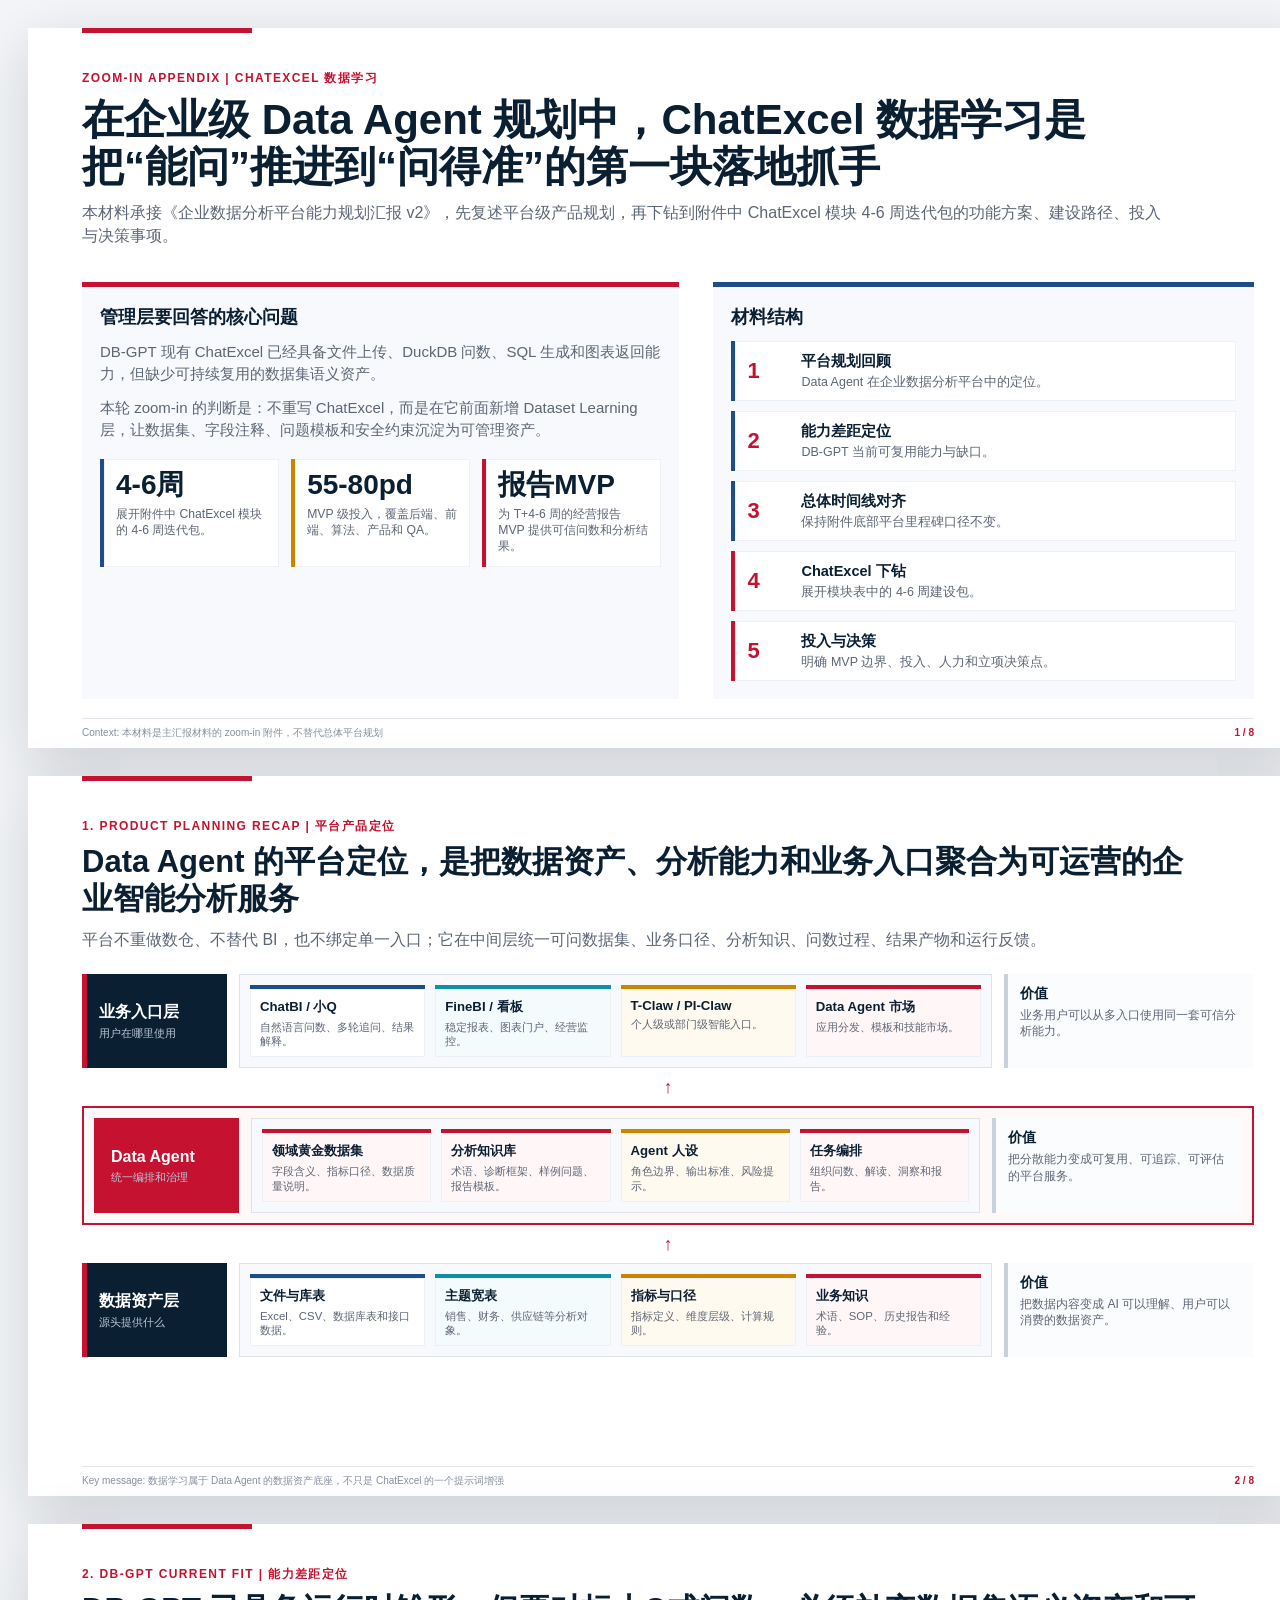
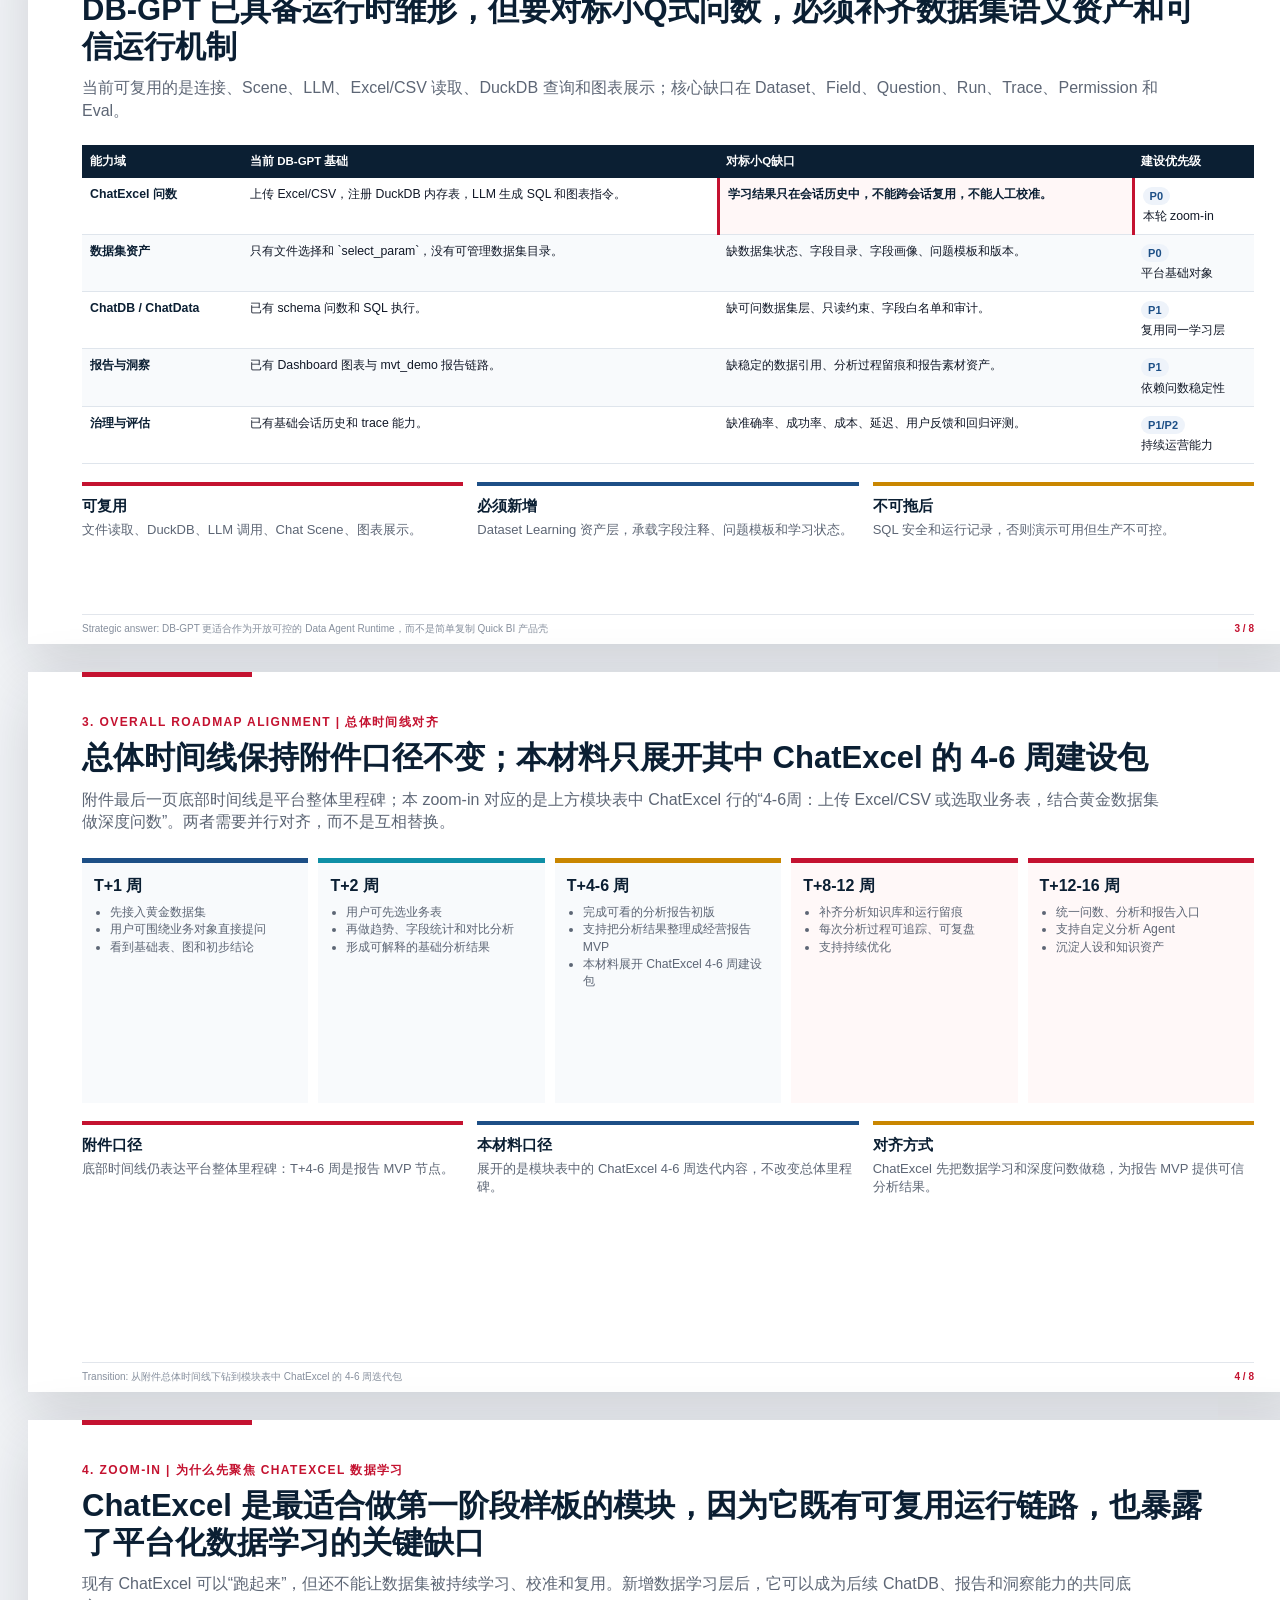
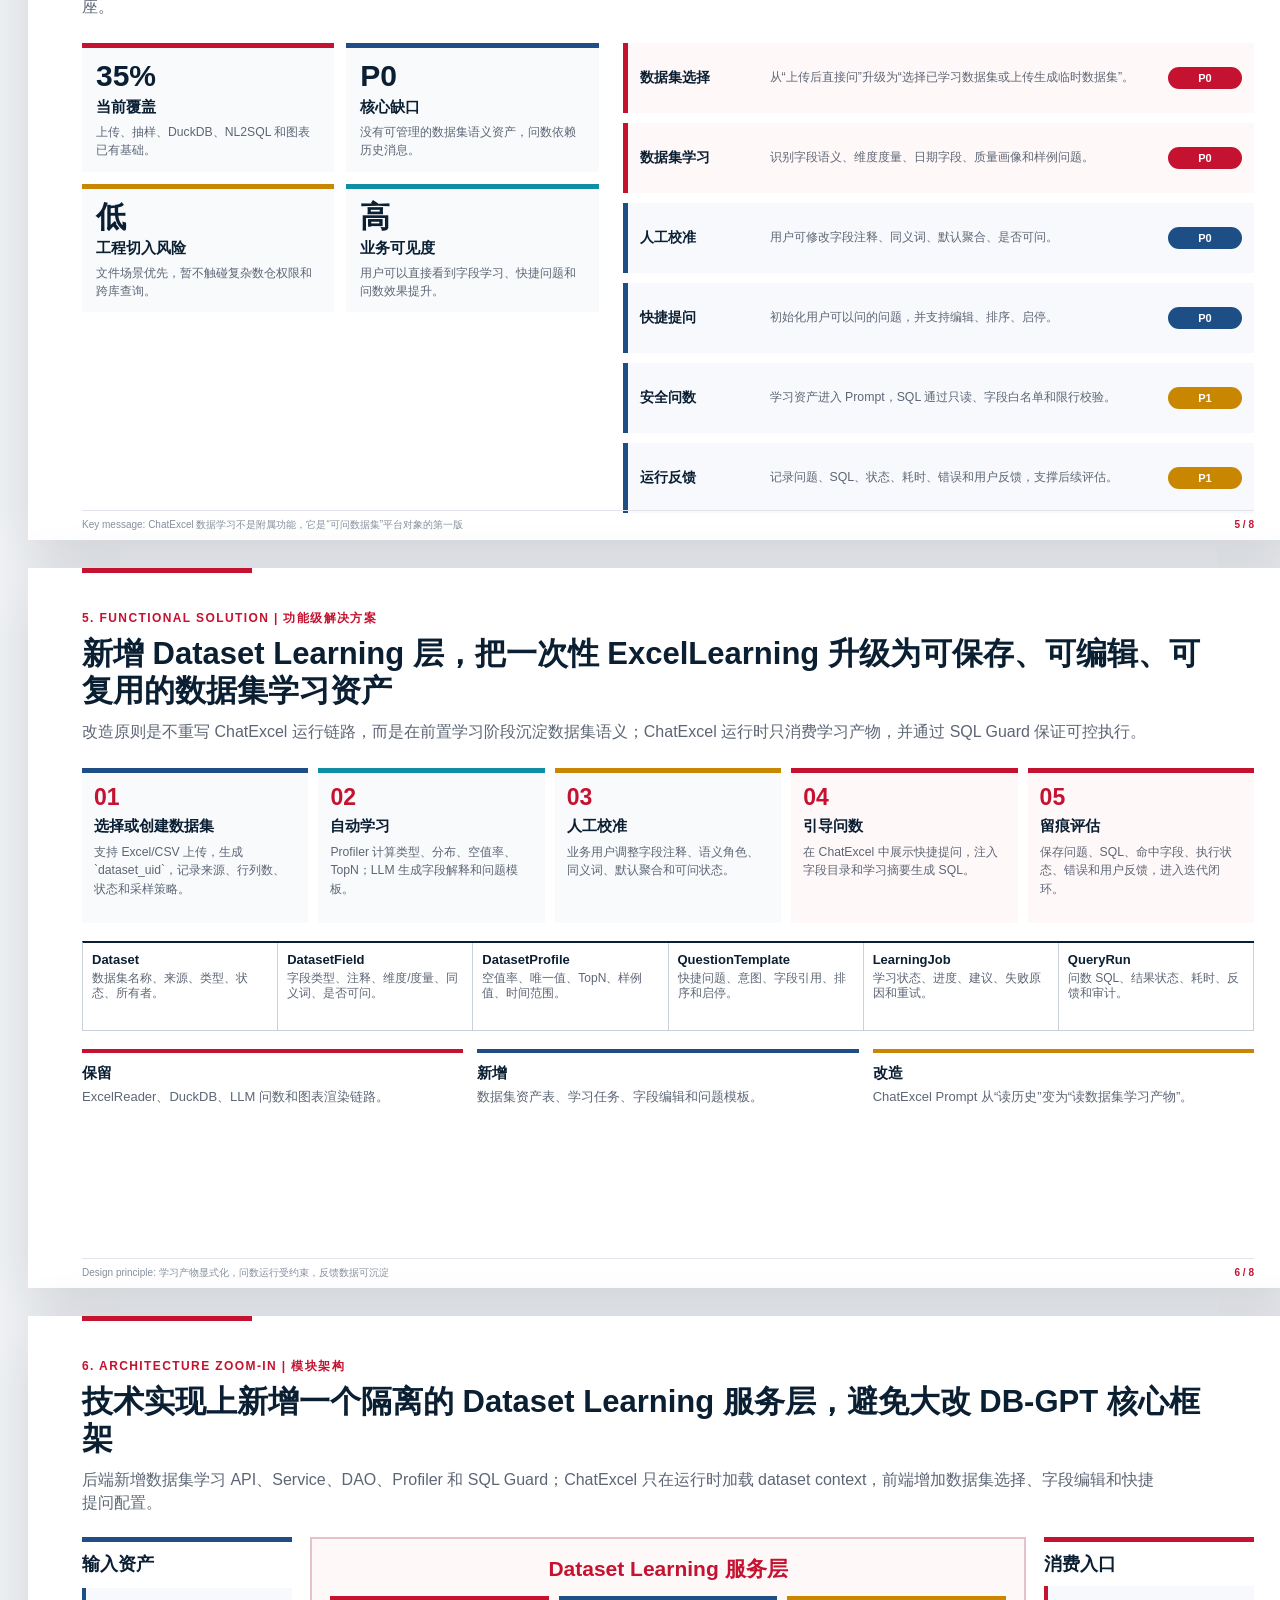
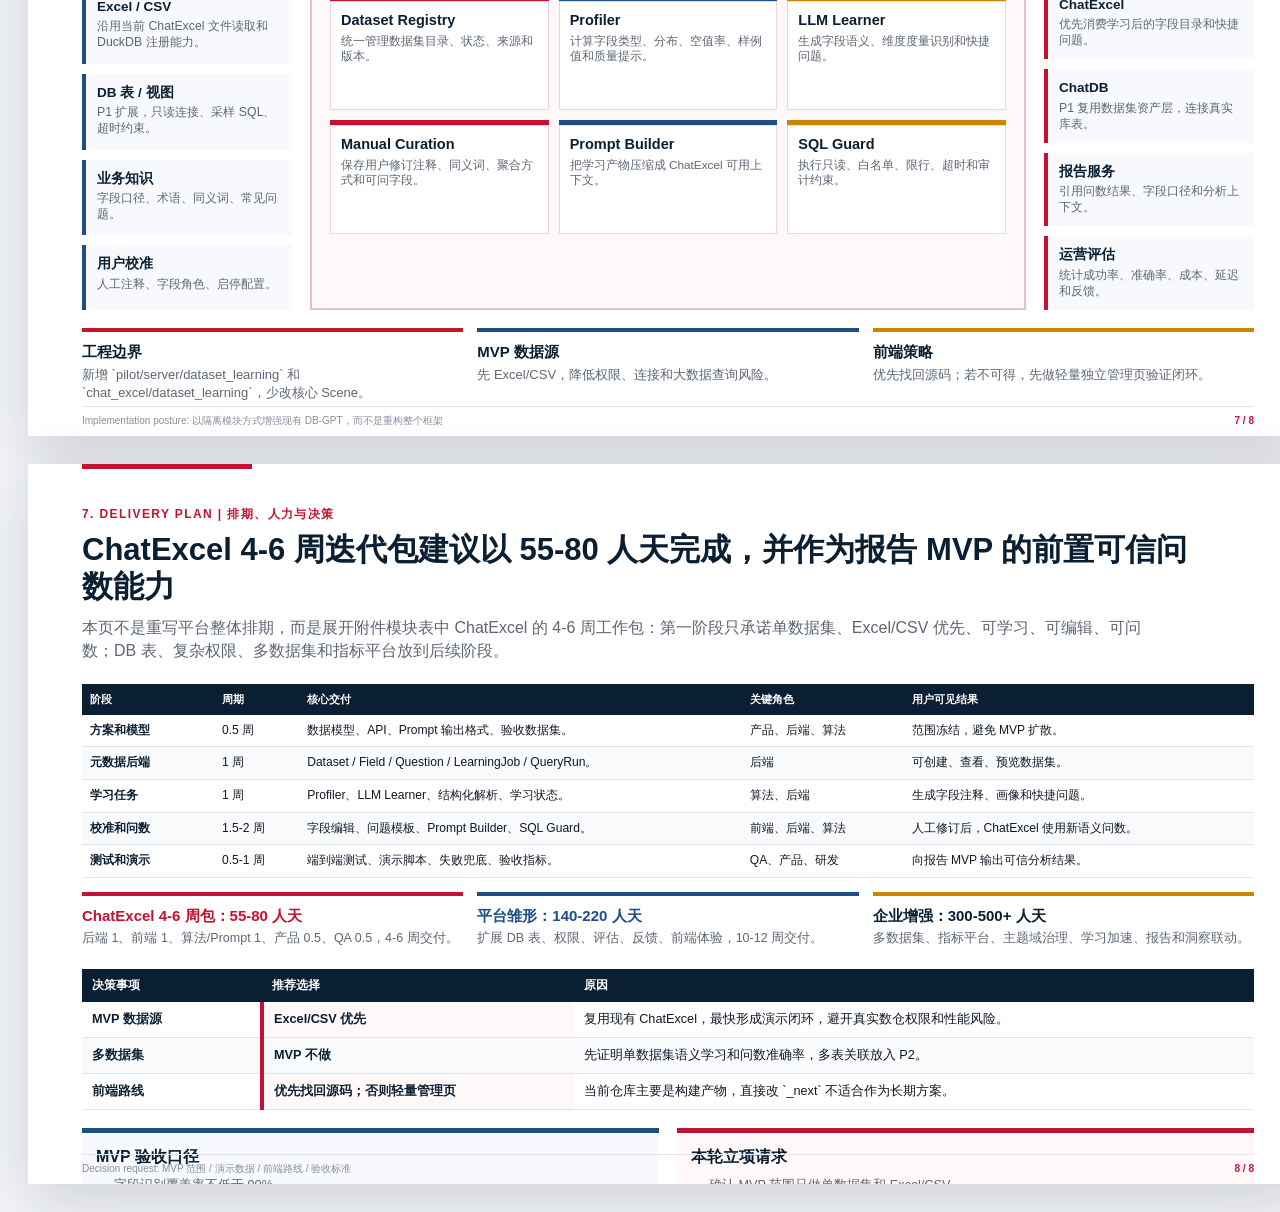
<file: idealization/5月/gather/v1/solution/dbgpt-chatexcel-dataset-learning-zoom-in.html>
<!doctype html>
<html lang="zh-CN">
<head>
  <meta charset="utf-8" />
  <meta name="viewport" content="width=device-width, initial-scale=1" />
  <title>DB-GPT 企业数据分析平台 Zoom-in：ChatExcel 数据学习模块</title>
  <style>
    :root {
      --ink: #111827;
      --muted: #5d6675;
      --line: #c9d1dc;
      --deep: #0b1f33;
      --blue: #1d4f86;
      --cyan: #0f8fa6;
      --red: #c41230;
      --amber: #c98600;
      --green: #1f7a5a;
      --paper: #fff;
      --bg: #f3f5f8;
    }
    * { box-sizing: border-box; }
    body {
      margin: 0;
      background: var(--bg);
      color: var(--ink);
      font-family: "Microsoft YaHei", "PingFang SC", "Noto Sans CJK SC", Arial, sans-serif;
    }
    .deck { display: grid; gap: 28px; padding: 28px; }
    .slide {
      width: 1280px;
      height: 720px;
      margin: 0 auto;
      background: var(--paper);
      position: relative;
      overflow: hidden;
      box-shadow: 0 18px 60px rgba(17, 24, 39, .16);
      padding: 42px 54px 38px;
    }
    .topline {
      position: absolute;
      left: 54px;
      top: 0;
      width: 170px;
      height: 5px;
      background: var(--red);
    }
    .kicker {
      color: var(--red);
      font-size: 12px;
      font-weight: 800;
      letter-spacing: 1.4px;
      text-transform: uppercase;
      margin-bottom: 9px;
    }
    h1, h2, h3, p { margin: 0; }
    h1 {
      max-width: 1040px;
      font-size: 42px;
      line-height: 1.12;
      font-weight: 760;
      color: var(--deep);
    }
    h2 {
      max-width: 1120px;
      font-size: 31px;
      line-height: 1.18;
      font-weight: 760;
      color: var(--deep);
    }
    h3 {
      font-size: 18px;
      color: var(--deep);
      font-weight: 800;
    }
    .subtitle {
      margin-top: 12px;
      color: var(--muted);
      font-size: 16px;
      line-height: 1.42;
      max-width: 1080px;
    }
    .footer {
      position: absolute;
      left: 54px;
      right: 54px;
      bottom: 10px;
      display: flex;
      justify-content: space-between;
      align-items: center;
      border-top: 1px solid #e2e6ec;
      padding-top: 8px;
      color: #87909e;
      line-height: 1.15;
      font-size: 10px;
    }
    .page-no { color: var(--red); font-weight: 800; }
    .hero-grid {
      margin-top: 34px;
      display: grid;
      grid-template-columns: 1.05fr .95fr;
      gap: 34px;
      align-items: stretch;
    }
    .panel {
      border-top: 5px solid var(--red);
      background: #f7f9fc;
      padding: 18px;
      min-height: 350px;
    }
    .panel.blue { border-top-color: var(--blue); }
    .panel h3 { margin-bottom: 12px; }
    .panel p {
      color: var(--muted);
      font-size: 15px;
      line-height: 1.48;
      margin-bottom: 12px;
    }
    .stat-row {
      display: grid;
      grid-template-columns: repeat(3, 1fr);
      gap: 12px;
      margin-top: 18px;
    }
    .stat {
      background: white;
      border-left: 4px solid var(--blue);
      padding: 12px;
      min-height: 92px;
      box-shadow: inset 0 0 0 1px #edf1f6;
    }
    .stat:nth-child(2) { border-left-color: var(--amber); }
    .stat:nth-child(3) { border-left-color: var(--red); }
    .stat strong {
      display: block;
      color: var(--deep);
      font-size: 28px;
      line-height: 1;
      margin-bottom: 7px;
    }
    .stat span {
      display: block;
      color: var(--muted);
      font-size: 12.2px;
      line-height: 1.32;
    }
    .agenda { display: grid; gap: 10px; }
    .agenda-item {
      display: grid;
      grid-template-columns: 42px 1fr;
      gap: 12px;
      align-items: center;
      background: white;
      border-left: 4px solid var(--blue);
      padding: 11px 12px;
      min-height: 58px;
      box-shadow: inset 0 0 0 1px #edf1f6;
    }
    .agenda-item:nth-child(4), .agenda-item:nth-child(5) { border-left-color: var(--red); }
    .agenda-no { color: var(--red); font-size: 22px; font-weight: 850; }
    .agenda-item b { display: block; color: var(--deep); font-size: 14.5px; margin-bottom: 3px; }
    .agenda-item span { display: block; color: var(--muted); font-size: 12.5px; line-height: 1.28; }
    .layers { margin-top: 22px; display: grid; gap: 10px; }
    .layer {
      display: grid;
      grid-template-columns: 145px 1fr 250px;
      gap: 12px;
      align-items: stretch;
      min-height: 88px;
    }
    .layer-label {
      background: var(--deep);
      color: white;
      padding: 13px 12px;
      display: flex;
      flex-direction: column;
      justify-content: center;
      border-left: 5px solid var(--red);
    }
    .layer-label b { font-size: 16px; line-height: 1.2; margin-bottom: 4px; }
    .layer-label span { color: #b9c6d6; font-size: 11px; line-height: 1.3; }
    .layer-modules {
      display: grid;
      grid-template-columns: repeat(4, 1fr);
      gap: 10px;
      background: #f7f9fc;
      border: 1px solid #dce3ec;
      padding: 10px;
    }
    .module {
      background: white;
      border-top: 4px solid var(--blue);
      padding: 9px 10px;
      min-height: 62px;
      box-shadow: inset 0 0 0 1px #edf1f6;
    }
    .module.cyan { border-top-color: var(--cyan); background: #f3fbfd; }
    .module.amber { border-top-color: var(--amber); background: #fffaf0; }
    .module.red { border-top-color: var(--red); background: #fff7f7; }
    .module b { display: block; color: var(--deep); font-size: 13.2px; margin-bottom: 4px; }
    .module span { display: block; color: var(--muted); font-size: 11.4px; line-height: 1.25; }
    .layer-value {
      border-left: 4px solid var(--line);
      padding: 10px 12px;
      background: #fbfcfe;
      color: var(--muted);
      font-size: 12.2px;
      line-height: 1.35;
    }
    .layer-value b { display: block; color: var(--deep); font-size: 14px; margin-bottom: 4px; }
    .focus-layer { border: 2px solid var(--red); background: #fff8f8; padding: 10px; }
    .focus-layer .layer-label { background: var(--red); }
    .arrow { text-align: center; color: var(--red); font-size: 18px; font-weight: 800; line-height: 1; }
    table { border-collapse: collapse; width: 100%; }
    .matrix { margin-top: 22px; font-size: 12.3px; }
    .matrix th {
      background: var(--deep);
      color: white;
      padding: 9px 8px;
      text-align: left;
      font-size: 11.5px;
      vertical-align: bottom;
    }
    .matrix td {
      border-bottom: 1px solid #dfe5ec;
      padding: 9px 8px;
      line-height: 1.3;
      vertical-align: top;
    }
    .matrix tr:nth-child(even) td { background: #f8fafc; }
    .matrix td:first-child { color: var(--deep); font-weight: 800; width: 160px; }
    .highlight {
      background: #fff7f7 !important;
      border-left: 3px solid var(--red);
      border-right: 3px solid var(--red);
      color: var(--deep);
      font-weight: 700;
    }
    .tag {
      display: inline-block;
      padding: 2px 7px;
      border-radius: 10px;
      background: #eef3fa;
      color: var(--blue);
      font-size: 11px;
      font-weight: 800;
      white-space: nowrap;
      margin-bottom: 4px;
    }
    .timeline-grid {
      margin-top: 24px;
      display: grid;
      grid-template-columns: repeat(5, 1fr);
      gap: 10px;
    }
    .time-card {
      background: #f8fafc;
      border-top: 5px solid var(--blue);
      min-height: 245px;
      padding: 13px 12px;
    }
    .time-card:nth-child(2) { border-top-color: var(--cyan); }
    .time-card:nth-child(3) { border-top-color: var(--amber); }
    .time-card:nth-child(4), .time-card:nth-child(5) { border-top-color: var(--red); background: #fff8f8; }
    .time-card b { display: block; color: var(--deep); font-size: 16px; margin-bottom: 7px; }
    .time-card ul { margin: 0; padding-left: 16px; color: var(--muted); font-size: 12.2px; line-height: 1.42; }
    .note-row {
      margin-top: 18px;
      display: grid;
      grid-template-columns: repeat(3, 1fr);
      gap: 14px;
    }
    .note {
      border-top: 4px solid var(--red);
      padding-top: 10px;
      font-size: 13px;
      line-height: 1.38;
      color: var(--muted);
    }
    .note:nth-child(2) { border-color: var(--blue); }
    .note:nth-child(3) { border-color: var(--amber); }
    .note b { display: block; color: var(--deep); font-size: 15px; margin-bottom: 4px; }
    .zoom-layout {
      margin-top: 24px;
      display: grid;
      grid-template-columns: .9fr 1.1fr;
      gap: 24px;
      align-items: start;
    }
    .gap-stack {
      display: grid;
      grid-template-columns: repeat(2, 1fr);
      gap: 12px;
    }
    .gap-card {
      min-height: 120px;
      border-top: 5px solid var(--red);
      background: #f8fafc;
      padding: 13px 14px;
    }
    .gap-card:nth-child(2) { border-color: var(--blue); }
    .gap-card:nth-child(3) { border-color: var(--amber); }
    .gap-card:nth-child(4) { border-color: var(--cyan); }
    .gap-card strong { color: var(--deep); font-size: 30px; display: block; line-height: 1; margin-bottom: 7px; }
    .gap-card b { display: block; color: var(--deep); font-size: 15px; margin-bottom: 5px; }
    .gap-card span { color: var(--muted); font-size: 12.2px; line-height: 1.35; }
    .zoom-list { display: grid; gap: 10px; }
    .zoom-item {
      display: grid;
      grid-template-columns: 118px 1fr 74px;
      gap: 12px;
      align-items: center;
      min-height: 70px;
      background: #f7f9fc;
      border-left: 5px solid var(--blue);
      padding: 10px 12px;
    }
    .zoom-item:nth-child(1), .zoom-item:nth-child(2) { border-left-color: var(--red); background: #fff8f8; }
    .zoom-item b { color: var(--deep); font-size: 14px; }
    .zoom-item span { color: var(--muted); font-size: 12.3px; line-height: 1.32; }
    .prio {
      text-align: center;
      color: white;
      background: var(--red);
      font-size: 11px;
      font-weight: 800;
      padding: 5px 8px;
      border-radius: 14px;
    }
    .prio.blue { background: var(--blue); }
    .prio.amber { background: var(--amber); }
    .flow {
      margin-top: 24px;
      display: grid;
      grid-template-columns: repeat(5, 1fr);
      gap: 10px;
    }
    .flow-step {
      min-height: 155px;
      background: #f8fafc;
      border-top: 5px solid var(--blue);
      padding: 13px 12px;
    }
    .flow-step:nth-child(2) { border-top-color: var(--cyan); }
    .flow-step:nth-child(3) { border-top-color: var(--amber); }
    .flow-step:nth-child(4), .flow-step:nth-child(5) { border-top-color: var(--red); background: #fff8f8; }
    .flow-step strong { display: block; color: var(--red); font-size: 23px; line-height: 1; margin-bottom: 8px; }
    .flow-step b { display: block; color: var(--deep); font-size: 15px; margin-bottom: 6px; }
    .flow-step span { color: var(--muted); font-size: 12.2px; line-height: 1.34; }
    .asset-strip {
      margin-top: 18px;
      display: grid;
      grid-template-columns: repeat(6, 1fr);
      border-top: 2px solid var(--deep);
      border-left: 1px solid var(--line);
      font-size: 12px;
    }
    .asset {
      min-height: 88px;
      border-right: 1px solid var(--line);
      border-bottom: 1px solid var(--line);
      padding: 9px;
      background: white;
    }
    .asset b { color: var(--deep); display: block; font-size: 13px; margin-bottom: 4px; }
    .asset span { color: var(--muted); line-height: 1.3; }
    .arch-map {
      margin-top: 22px;
      display: grid;
      grid-template-columns: 210px 1fr 210px;
      gap: 18px;
      align-items: stretch;
    }
    .side-stack { display: grid; gap: 10px; }
    .side-title {
      border-top: 5px solid var(--blue);
      padding-top: 10px;
      color: var(--deep);
      font-size: 18px;
      font-weight: 800;
    }
    .side-stack.right .side-title { border-color: var(--red); }
    .side-box {
      background: #f7f9fc;
      border-left: 4px solid var(--blue);
      padding: 10px 11px;
      min-height: 62px;
      color: var(--muted);
      font-size: 12.3px;
      line-height: 1.3;
    }
    .side-stack.right .side-box { border-left-color: var(--red); }
    .side-box b { display: block; color: var(--deep); font-size: 13.5px; margin-bottom: 4px; }
    .core {
      border: 2px solid #e6c1c8;
      background: #fff8f8;
      padding: 16px 18px;
    }
    .core-title { text-align: center; color: var(--red); font-size: 21px; font-weight: 850; margin-bottom: 13px; }
    .core-grid { display: grid; grid-template-columns: repeat(3, 1fr); gap: 10px; }
    .core-cap {
      background: white;
      border-top: 5px solid var(--red);
      min-height: 114px;
      padding: 11px;
      box-shadow: inset 0 0 0 1px #f0d6db;
    }
    .core-cap:nth-child(2), .core-cap:nth-child(5) { border-top-color: var(--blue); }
    .core-cap:nth-child(3), .core-cap:nth-child(6) { border-top-color: var(--amber); }
    .core-cap b { display: block; color: var(--deep); font-size: 14.5px; margin-bottom: 6px; }
    .core-cap span { color: var(--muted); font-size: 11.8px; line-height: 1.32; display: block; }
    .workplan { margin-top: 21px; font-size: 12.1px; }
    .workplan th {
      background: var(--deep);
      color: white;
      text-align: left;
      padding: 8px;
      font-size: 11.2px;
    }
    .workplan td {
      border-bottom: 1px solid #dfe5ec;
      padding: 8px;
      vertical-align: top;
      line-height: 1.3;
    }
    .workplan tr:nth-child(even) td { background: #f8fafc; }
    .workplan td:first-child { color: var(--deep); font-weight: 800; width: 132px; }
    .phase-now { color: var(--red); font-weight: 800; }
    .phase-next { color: var(--blue); font-weight: 800; }
    .investment {
      margin-top: 14px;
      display: grid;
      grid-template-columns: repeat(3, 1fr);
      gap: 14px;
    }
    .invest-card {
      border-top: 4px solid var(--red);
      padding-top: 10px;
      color: var(--muted);
      font-size: 12.5px;
      line-height: 1.34;
    }
    .invest-card:nth-child(2) { border-color: var(--blue); }
    .invest-card:nth-child(3) { border-color: var(--amber); }
    .invest-card b { display: block; color: var(--deep); font-size: 15px; margin-bottom: 4px; }
    .decision-table { margin-top: 22px; font-size: 12.7px; }
    .decision-table th {
      background: var(--deep);
      color: white;
      text-align: left;
      padding: 9px 10px;
      font-size: 11.5px;
    }
    .decision-table td {
      border-bottom: 1px solid #dfe5ec;
      padding: 9px 10px;
      line-height: 1.35;
      vertical-align: top;
    }
    .decision-table tr:nth-child(even) td { background: #f8fafc; }
    .decision-table td:first-child { width: 180px; color: var(--deep); font-weight: 800; }
    .decision-table td:nth-child(2) {
      border-left: 4px solid var(--red);
      background: #fff8f8;
      color: var(--deep);
      font-weight: 700;
    }
    .final-row { margin-top: 18px; display: grid; grid-template-columns: 1fr 1fr; gap: 18px; }
    .final-box {
      background: #f7f9fc;
      border-top: 5px solid var(--blue);
      padding: 14px;
      min-height: 125px;
    }
    .final-box:nth-child(2) { border-color: var(--red); background: #fff8f8; }
    .final-box b { color: var(--deep); font-size: 16px; display: block; margin-bottom: 8px; }
    .final-box ul { margin: 0; padding-left: 18px; color: var(--muted); font-size: 12.7px; line-height: 1.42; }
    @media print {
      body { background: white; }
      .deck { padding: 0; gap: 0; }
      .slide { box-shadow: none; margin: 0; page-break-after: always; }
    }
  </style>
</head>
<body>
  <main class="deck">
    <section class="slide">
      <div class="topline"></div>
      <div class="kicker">Zoom-in appendix | ChatExcel 数据学习</div>
      <h1>在企业级 Data Agent 规划中，ChatExcel 数据学习是把“能问”推进到“问得准”的第一块落地抓手</h1>
      <p class="subtitle">本材料承接《企业数据分析平台能力规划汇报 v2》，先复述平台级产品规划，再下钻到附件中 ChatExcel 模块 4-6 周迭代包的功能方案、建设路径、投入与决策事项。</p>
      <div class="hero-grid">
        <div class="panel">
          <h3>管理层要回答的核心问题</h3>
          <p>DB-GPT 现有 ChatExcel 已经具备文件上传、DuckDB 问数、SQL 生成和图表返回能力，但缺少可持续复用的数据集语义资产。</p>
          <p>本轮 zoom-in 的判断是：不重写 ChatExcel，而是在它前面新增 Dataset Learning 层，让数据集、字段注释、问题模板和安全约束沉淀为可管理资产。</p>
          <div class="stat-row">
            <div class="stat"><strong>4-6周</strong><span>展开附件中 ChatExcel 模块的 4-6 周迭代包。</span></div>
            <div class="stat"><strong>55-80pd</strong><span>MVP 级投入，覆盖后端、前端、算法、产品和 QA。</span></div>
            <div class="stat"><strong>报告MVP</strong><span>为 T+4-6 周的经营报告 MVP 提供可信问数和分析结果。</span></div>
          </div>
        </div>
        <div class="panel blue">
          <h3>材料结构</h3>
          <div class="agenda">
            <div class="agenda-item"><div class="agenda-no">1</div><div><b>平台规划回顾</b><span>Data Agent 在企业数据分析平台中的定位。</span></div></div>
            <div class="agenda-item"><div class="agenda-no">2</div><div><b>能力差距定位</b><span>DB-GPT 当前可复用能力与缺口。</span></div></div>
            <div class="agenda-item"><div class="agenda-no">3</div><div><b>总体时间线对齐</b><span>保持附件底部平台里程碑口径不变。</span></div></div>
            <div class="agenda-item"><div class="agenda-no">4</div><div><b>ChatExcel 下钻</b><span>展开模块表中的 4-6 周建设包。</span></div></div>
            <div class="agenda-item"><div class="agenda-no">5</div><div><b>投入与决策</b><span>明确 MVP 边界、投入、人力和立项决策点。</span></div></div>
          </div>
        </div>
      </div>
      <div class="footer">
        <span>Context: 本材料是主汇报材料的 zoom-in 附件，不替代总体平台规划</span>
        <span class="page-no">1 / 8</span>
      </div>
    </section>

    <section class="slide">
      <div class="topline"></div>
      <div class="kicker">1. Product planning recap | 平台产品定位</div>
      <h2>Data Agent 的平台定位，是把数据资产、分析能力和业务入口聚合为可运营的企业智能分析服务</h2>
      <p class="subtitle">平台不重做数仓、不替代 BI，也不绑定单一入口；它在中间层统一可问数据集、业务口径、分析知识、问数过程、结果产物和运行反馈。</p>
      <div class="layers">
        <div class="layer">
          <div class="layer-label"><b>业务入口层</b><span>用户在哪里使用</span></div>
          <div class="layer-modules">
            <div class="module"><b>ChatBI / 小Q</b><span>自然语言问数、多轮追问、结果解释。</span></div>
            <div class="module cyan"><b>FineBI / 看板</b><span>稳定报表、图表门户、经营监控。</span></div>
            <div class="module amber"><b>T-Claw / PI-Claw</b><span>个人级或部门级智能入口。</span></div>
            <div class="module red"><b>Data Agent 市场</b><span>应用分发、模板和技能市场。</span></div>
          </div>
          <div class="layer-value"><b>价值</b>业务用户可以从多入口使用同一套可信分析能力。</div>
        </div>
        <div class="arrow">↑</div>
        <div class="layer focus-layer">
          <div class="layer-label"><b>Data Agent</b><span>统一编排和治理</span></div>
          <div class="layer-modules">
            <div class="module red"><b>领域黄金数据集</b><span>字段含义、指标口径、数据质量说明。</span></div>
            <div class="module red"><b>分析知识库</b><span>术语、诊断框架、样例问题、报告模板。</span></div>
            <div class="module amber"><b>Agent 人设</b><span>角色边界、输出标准、风险提示。</span></div>
            <div class="module red"><b>任务编排</b><span>组织问数、解读、洞察和报告。</span></div>
          </div>
          <div class="layer-value"><b>价值</b>把分散能力变成可复用、可追踪、可评估的平台服务。</div>
        </div>
        <div class="arrow">↑</div>
        <div class="layer">
          <div class="layer-label"><b>数据资产层</b><span>源头提供什么</span></div>
          <div class="layer-modules">
            <div class="module"><b>文件与库表</b><span>Excel、CSV、数据库表和接口数据。</span></div>
            <div class="module cyan"><b>主题宽表</b><span>销售、财务、供应链等分析对象。</span></div>
            <div class="module amber"><b>指标与口径</b><span>指标定义、维度层级、计算规则。</span></div>
            <div class="module red"><b>业务知识</b><span>术语、SOP、历史报告和经验。</span></div>
          </div>
          <div class="layer-value"><b>价值</b>把数据内容变成 AI 可以理解、用户可以消费的数据资产。</div>
        </div>
      </div>
      <div class="footer">
        <span>Key message: 数据学习属于 Data Agent 的数据资产底座，不只是 ChatExcel 的一个提示词增强</span>
        <span class="page-no">2 / 8</span>
      </div>
    </section>

    <section class="slide">
      <div class="topline"></div>
      <div class="kicker">2. DB-GPT current fit | 能力差距定位</div>
      <h2>DB-GPT 已具备运行时雏形，但要对标小Q式问数，必须补齐数据集语义资产和可信运行机制</h2>
      <p class="subtitle">当前可复用的是连接、Scene、LLM、Excel/CSV 读取、DuckDB 查询和图表展示；核心缺口在 Dataset、Field、Question、Run、Trace、Permission 和 Eval。</p>
      <table class="matrix">
        <thead>
          <tr>
            <th>能力域</th>
            <th>当前 DB-GPT 基础</th>
            <th>对标小Q缺口</th>
            <th>建设优先级</th>
          </tr>
        </thead>
        <tbody>
          <tr>
            <td>ChatExcel 问数</td>
            <td>上传 Excel/CSV，注册 DuckDB 内存表，LLM 生成 SQL 和图表指令。</td>
            <td class="highlight">学习结果只在会话历史中，不能跨会话复用，不能人工校准。</td>
            <td><span class="tag">P0</span><br/>本轮 zoom-in</td>
          </tr>
          <tr>
            <td>数据集资产</td>
            <td>只有文件选择和 `select_param`，没有可管理数据集目录。</td>
            <td>缺数据集状态、字段目录、字段画像、问题模板和版本。</td>
            <td><span class="tag">P0</span><br/>平台基础对象</td>
          </tr>
          <tr>
            <td>ChatDB / ChatData</td>
            <td>已有 schema 问数和 SQL 执行。</td>
            <td>缺可问数据集层、只读约束、字段白名单和审计。</td>
            <td><span class="tag">P1</span><br/>复用同一学习层</td>
          </tr>
          <tr>
            <td>报告与洞察</td>
            <td>已有 Dashboard 图表与 mvt_demo 报告链路。</td>
            <td>缺稳定的数据引用、分析过程留痕和报告素材资产。</td>
            <td><span class="tag">P1</span><br/>依赖问数稳定性</td>
          </tr>
          <tr>
            <td>治理与评估</td>
            <td>已有基础会话历史和 trace 能力。</td>
            <td>缺准确率、成功率、成本、延迟、用户反馈和回归评测。</td>
            <td><span class="tag">P1/P2</span><br/>持续运营能力</td>
          </tr>
        </tbody>
      </table>
      <div class="note-row">
        <div class="note"><b>可复用</b>文件读取、DuckDB、LLM 调用、Chat Scene、图表展示。</div>
        <div class="note"><b>必须新增</b>Dataset Learning 资产层，承载字段注释、问题模板和学习状态。</div>
        <div class="note"><b>不可拖后</b>SQL 安全和运行记录，否则演示可用但生产不可控。</div>
      </div>
      <div class="footer">
        <span>Strategic answer: DB-GPT 更适合作为开放可控的 Data Agent Runtime，而不是简单复制 Quick BI 产品壳</span>
        <span class="page-no">3 / 8</span>
      </div>
    </section>

    <section class="slide">
      <div class="topline"></div>
      <div class="kicker">3. Overall roadmap alignment | 总体时间线对齐</div>
      <h2>总体时间线保持附件口径不变；本材料只展开其中 ChatExcel 的 4-6 周建设包</h2>
      <p class="subtitle">附件最后一页底部时间线是平台整体里程碑；本 zoom-in 对应的是上方模块表中 ChatExcel 行的“4-6周：上传 Excel/CSV 或选取业务表，结合黄金数据集做深度问数”。两者需要并行对齐，而不是互相替换。</p>
      <div class="timeline-grid">
        <div class="time-card">
          <b>T+1 周</b>
          <ul>
            <li>先接入黄金数据集</li>
            <li>用户可围绕业务对象直接提问</li>
            <li>看到基础表、图和初步结论</li>
          </ul>
        </div>
        <div class="time-card">
          <b>T+2 周</b>
          <ul>
            <li>用户可先选业务表</li>
            <li>再做趋势、字段统计和对比分析</li>
            <li>形成可解释的基础分析结果</li>
          </ul>
        </div>
        <div class="time-card">
          <b>T+4-6 周</b>
          <ul>
            <li>完成可看的分析报告初版</li>
            <li>支持把分析结果整理成经营报告 MVP</li>
            <li>本材料展开 ChatExcel 4-6 周建设包</li>
          </ul>
        </div>
        <div class="time-card">
          <b>T+8-12 周</b>
          <ul>
            <li>补齐分析知识库和运行留痕</li>
            <li>每次分析过程可追踪、可复盘</li>
            <li>支持持续优化</li>
          </ul>
        </div>
        <div class="time-card">
          <b>T+12-16 周</b>
          <ul>
            <li>统一问数、分析和报告入口</li>
            <li>支持自定义分析 Agent</li>
            <li>沉淀人设和知识资产</li>
          </ul>
        </div>
      </div>
      <div class="note-row">
        <div class="note"><b>附件口径</b>底部时间线仍表达平台整体里程碑：T+4-6 周是报告 MVP 节点。</div>
        <div class="note"><b>本材料口径</b>展开的是模块表中的 ChatExcel 4-6 周迭代内容，不改变总体里程碑。</div>
        <div class="note"><b>对齐方式</b>ChatExcel 先把数据学习和深度问数做稳，为报告 MVP 提供可信分析结果。</div>
      </div>
      <div class="footer">
        <span>Transition: 从附件总体时间线下钻到模块表中 ChatExcel 的 4-6 周迭代包</span>
        <span class="page-no">4 / 8</span>
      </div>
    </section>

    <section class="slide">
      <div class="topline"></div>
      <div class="kicker">4. Zoom-in | 为什么先聚焦 ChatExcel 数据学习</div>
      <h2>ChatExcel 是最适合做第一阶段样板的模块，因为它既有可复用运行链路，也暴露了平台化数据学习的关键缺口</h2>
      <p class="subtitle">现有 ChatExcel 可以“跑起来”，但还不能让数据集被持续学习、校准和复用。新增数据学习层后，它可以成为后续 ChatDB、报告和洞察能力的共同底座。</p>
      <div class="zoom-layout">
        <div class="gap-stack">
          <div class="gap-card"><strong>35%</strong><b>当前覆盖</b><span>上传、抽样、DuckDB、NL2SQL 和图表已有基础。</span></div>
          <div class="gap-card"><strong>P0</strong><b>核心缺口</b><span>没有可管理的数据集语义资产，问数依赖历史消息。</span></div>
          <div class="gap-card"><strong>低</strong><b>工程切入风险</b><span>文件场景优先，暂不触碰复杂数仓权限和跨库查询。</span></div>
          <div class="gap-card"><strong>高</strong><b>业务可见度</b><span>用户可以直接看到字段学习、快捷问题和问数效果提升。</span></div>
        </div>
        <div class="zoom-list">
          <div class="zoom-item"><b>数据集选择</b><span>从“上传后直接问”升级为“选择已学习数据集或上传生成临时数据集”。</span><div class="prio">P0</div></div>
          <div class="zoom-item"><b>数据集学习</b><span>识别字段语义、维度度量、日期字段、质量画像和样例问题。</span><div class="prio">P0</div></div>
          <div class="zoom-item"><b>人工校准</b><span>用户可修改字段注释、同义词、默认聚合、是否可问。</span><div class="prio blue">P0</div></div>
          <div class="zoom-item"><b>快捷提问</b><span>初始化用户可以问的问题，并支持编辑、排序、启停。</span><div class="prio blue">P0</div></div>
          <div class="zoom-item"><b>安全问数</b><span>学习资产进入 Prompt，SQL 通过只读、字段白名单和限行校验。</span><div class="prio amber">P1</div></div>
          <div class="zoom-item"><b>运行反馈</b><span>记录问题、SQL、状态、耗时、错误和用户反馈，支撑后续评估。</span><div class="prio amber">P1</div></div>
        </div>
      </div>
      <div class="footer">
        <span>Key message: ChatExcel 数据学习不是附属功能，它是“可问数据集”平台对象的第一版</span>
        <span class="page-no">5 / 8</span>
      </div>
    </section>

    <section class="slide">
      <div class="topline"></div>
      <div class="kicker">5. Functional solution | 功能级解决方案</div>
      <h2>新增 Dataset Learning 层，把一次性 ExcelLearning 升级为可保存、可编辑、可复用的数据集学习资产</h2>
      <p class="subtitle">改造原则是不重写 ChatExcel 运行链路，而是在前置学习阶段沉淀数据集语义；ChatExcel 运行时只消费学习产物，并通过 SQL Guard 保证可控执行。</p>
      <div class="flow">
        <div class="flow-step"><strong>01</strong><b>选择或创建数据集</b><span>支持 Excel/CSV 上传，生成 `dataset_uid`，记录来源、行列数、状态和采样策略。</span></div>
        <div class="flow-step"><strong>02</strong><b>自动学习</b><span>Profiler 计算类型、分布、空值率、TopN；LLM 生成字段解释和问题模板。</span></div>
        <div class="flow-step"><strong>03</strong><b>人工校准</b><span>业务用户调整字段注释、语义角色、同义词、默认聚合和可问状态。</span></div>
        <div class="flow-step"><strong>04</strong><b>引导问数</b><span>在 ChatExcel 中展示快捷提问，注入字段目录和学习摘要生成 SQL。</span></div>
        <div class="flow-step"><strong>05</strong><b>留痕评估</b><span>保存问题、SQL、命中字段、执行状态、错误和用户反馈，进入迭代闭环。</span></div>
      </div>
      <div class="asset-strip">
        <div class="asset"><b>Dataset</b><span>数据集名称、来源、类型、状态、所有者。</span></div>
        <div class="asset"><b>DatasetField</b><span>字段类型、注释、维度/度量、同义词、是否可问。</span></div>
        <div class="asset"><b>DatasetProfile</b><span>空值率、唯一值、TopN、样例值、时间范围。</span></div>
        <div class="asset"><b>QuestionTemplate</b><span>快捷问题、意图、字段引用、排序和启停。</span></div>
        <div class="asset"><b>LearningJob</b><span>学习状态、进度、建议、失败原因和重试。</span></div>
        <div class="asset"><b>QueryRun</b><span>问数 SQL、结果状态、耗时、反馈和审计。</span></div>
      </div>
      <div class="note-row">
        <div class="note"><b>保留</b>ExcelReader、DuckDB、LLM 问数和图表渲染链路。</div>
        <div class="note"><b>新增</b>数据集资产表、学习任务、字段编辑和问题模板。</div>
        <div class="note"><b>改造</b>ChatExcel Prompt 从“读历史”变为“读数据集学习产物”。</div>
      </div>
      <div class="footer">
        <span>Design principle: 学习产物显式化，问数运行受约束，反馈数据可沉淀</span>
        <span class="page-no">6 / 8</span>
      </div>
    </section>

    <section class="slide">
      <div class="topline"></div>
      <div class="kicker">6. Architecture zoom-in | 模块架构</div>
      <h2>技术实现上新增一个隔离的 Dataset Learning 服务层，避免大改 DB-GPT 核心框架</h2>
      <p class="subtitle">后端新增数据集学习 API、Service、DAO、Profiler 和 SQL Guard；ChatExcel 只在运行时加载 dataset context，前端增加数据集选择、字段编辑和快捷提问配置。</p>
      <div class="arch-map">
        <div class="side-stack">
          <div class="side-title">输入资产</div>
          <div class="side-box"><b>Excel / CSV</b>沿用当前 ChatExcel 文件读取和 DuckDB 注册能力。</div>
          <div class="side-box"><b>DB 表 / 视图</b>P1 扩展，只读连接、采样 SQL、超时约束。</div>
          <div class="side-box"><b>业务知识</b>字段口径、术语、同义词、常见问题。</div>
          <div class="side-box"><b>用户校准</b>人工注释、字段角色、启停配置。</div>
        </div>
        <div class="core">
          <div class="core-title">Dataset Learning 服务层</div>
          <div class="core-grid">
            <div class="core-cap"><b>Dataset Registry</b><span>统一管理数据集目录、状态、来源和版本。</span></div>
            <div class="core-cap"><b>Profiler</b><span>计算字段类型、分布、空值率、样例值和质量提示。</span></div>
            <div class="core-cap"><b>LLM Learner</b><span>生成字段语义、维度度量识别和快捷问题。</span></div>
            <div class="core-cap"><b>Manual Curation</b><span>保存用户修订注释、同义词、聚合方式和可问字段。</span></div>
            <div class="core-cap"><b>Prompt Builder</b><span>把学习产物压缩成 ChatExcel 可用上下文。</span></div>
            <div class="core-cap"><b>SQL Guard</b><span>执行只读、白名单、限行、超时和审计约束。</span></div>
          </div>
        </div>
        <div class="side-stack right">
          <div class="side-title">消费入口</div>
          <div class="side-box"><b>ChatExcel</b>优先消费学习后的字段目录和快捷问题。</div>
          <div class="side-box"><b>ChatDB</b>P1 复用数据集资产层，连接真实库表。</div>
          <div class="side-box"><b>报告服务</b>引用问数结果、字段口径和分析上下文。</div>
          <div class="side-box"><b>运营评估</b>统计成功率、准确率、成本、延迟和反馈。</div>
        </div>
      </div>
      <div class="note-row">
        <div class="note"><b>工程边界</b>新增 `pilot/server/dataset_learning` 和 `chat_excel/dataset_learning`，少改核心 Scene。</div>
        <div class="note"><b>MVP 数据源</b>先 Excel/CSV，降低权限、连接和大数据查询风险。</div>
        <div class="note"><b>前端策略</b>优先找回源码；若不可得，先做轻量独立管理页验证闭环。</div>
      </div>
      <div class="footer">
        <span>Implementation posture: 以隔离模块方式增强现有 DB-GPT，而不是重构整个框架</span>
        <span class="page-no">7 / 8</span>
      </div>
    </section>

    <section class="slide">
      <div class="topline"></div>
      <div class="kicker">7. Delivery plan | 排期、人力与决策</div>
      <h2>ChatExcel 4-6 周迭代包建议以 55-80 人天完成，并作为报告 MVP 的前置可信问数能力</h2>
      <p class="subtitle">本页不是重写平台整体排期，而是展开附件模块表中 ChatExcel 的 4-6 周工作包：第一阶段只承诺单数据集、Excel/CSV 优先、可学习、可编辑、可问数；DB 表、复杂权限、多数据集和指标平台放到后续阶段。</p>
      <table class="workplan">
        <thead>
          <tr>
            <th>阶段</th>
            <th>周期</th>
            <th>核心交付</th>
            <th>关键角色</th>
            <th>用户可见结果</th>
          </tr>
        </thead>
        <tbody>
          <tr>
            <td>方案和模型</td>
            <td>0.5 周</td>
            <td>数据模型、API、Prompt 输出格式、验收数据集。</td>
            <td>产品、后端、算法</td>
            <td>范围冻结，避免 MVP 扩散。</td>
          </tr>
          <tr>
            <td>元数据后端</td>
            <td>1 周</td>
            <td>Dataset / Field / Question / LearningJob / QueryRun。</td>
            <td>后端</td>
            <td>可创建、查看、预览数据集。</td>
          </tr>
          <tr>
            <td>学习任务</td>
            <td>1 周</td>
            <td>Profiler、LLM Learner、结构化解析、学习状态。</td>
            <td>算法、后端</td>
            <td>生成字段注释、画像和快捷问题。</td>
          </tr>
          <tr>
            <td>校准和问数</td>
            <td>1.5-2 周</td>
            <td>字段编辑、问题模板、Prompt Builder、SQL Guard。</td>
            <td>前端、后端、算法</td>
            <td>人工修订后，ChatExcel 使用新语义问数。</td>
          </tr>
          <tr>
            <td>测试和演示</td>
            <td>0.5-1 周</td>
            <td>端到端测试、演示脚本、失败兜底、验收指标。</td>
            <td>QA、产品、研发</td>
            <td>向报告 MVP 输出可信分析结果。</td>
          </tr>
        </tbody>
      </table>
      <div class="investment">
        <div class="invest-card"><b><span class="phase-now">ChatExcel 4-6 周包：55-80 人天</span></b>后端 1、前端 1、算法/Prompt 1、产品 0.5、QA 0.5，4-6 周交付。</div>
        <div class="invest-card"><b><span class="phase-next">平台雏形：140-220 人天</span></b>扩展 DB 表、权限、评估、反馈、前端体验，10-12 周交付。</div>
        <div class="invest-card"><b>企业增强：300-500+ 人天</b>多数据集、指标平台、主题域治理、学习加速、报告和洞察联动。</div>
      </div>
      <table class="decision-table">
        <thead>
          <tr>
            <th>决策事项</th>
            <th>推荐选择</th>
            <th>原因</th>
          </tr>
        </thead>
        <tbody>
          <tr>
            <td>MVP 数据源</td>
            <td>Excel/CSV 优先</td>
            <td>复用现有 ChatExcel，最快形成演示闭环，避开真实数仓权限和性能风险。</td>
          </tr>
          <tr>
            <td>多数据集</td>
            <td>MVP 不做</td>
            <td>先证明单数据集语义学习和问数准确率，多表关联放入 P2。</td>
          </tr>
          <tr>
            <td>前端路线</td>
            <td>优先找回源码；否则轻量管理页</td>
            <td>当前仓库主要是构建产物，直接改 `_next` 不适合作为长期方案。</td>
          </tr>
        </tbody>
      </table>
      <div class="final-row">
        <div class="final-box">
          <b>MVP 验收口径</b>
          <ul>
            <li>字段识别覆盖率不低于 90%。</li>
            <li>快捷问题可执行率不低于 80%。</li>
            <li>常见问数 SQL 成功率不低于 80%。</li>
          </ul>
        </div>
        <div class="final-box">
          <b>本轮立项请求</b>
          <ul>
            <li>确认 MVP 范围只做单数据集和 Excel/CSV。</li>
            <li>确认第一批演示数据集和业务验收人。</li>
            <li>确认是否投入前端源码恢复或轻量管理页。</li>
          </ul>
        </div>
      </div>
      <div class="footer">
        <span>Decision request: MVP 范围 / 演示数据 / 前端路线 / 验收标准</span>
        <span class="page-no">8 / 8</span>
      </div>
    </section>
  </main>
</body>
</html>
</file>
<file: idealization/5月/visuals/0.1/styles.css>
:root {
  --bg: #ffffff;
  --rail: #f3f4f6;
  --panel: #ffffff;
  --panel-soft: #fafafa;
  --line: #e7e8eb;
  --line-strong: #d8dbe1;
  --text: #202124;
  --muted: #6f7580;
  --soft: #a6abb4;
  --brand: #111318;
  --blue: #2563eb;
  --green: #1a8f5d;
  --amber: #a96f1f;
  --shadow: 0 18px 44px rgba(15, 23, 42, .06);
  --shadow-soft: 0 6px 16px rgba(15, 23, 42, .045);
  --radius: 14px;
  font-family: Inter, ui-sans-serif, system-ui, -apple-system, BlinkMacSystemFont, "Segoe UI", "Microsoft YaHei", sans-serif;
}

* { box-sizing: border-box; }

body {
  margin: 0;
  min-width: 1360px;
  height: 100vh;
  overflow: hidden;
  background: var(--bg);
  color: var(--text);
}

button, input, textarea, select { font: inherit; }
button { border: 0; background: none; color: inherit; cursor: pointer; }
button:focus-visible, textarea:focus-visible, input:focus-visible {
  outline: 2px solid rgba(47,111,235,.32);
  outline-offset: 2px;
}

.shell {
  display: grid;
  grid-template-columns: 300px 1fr;
  height: 100vh;
}

.sidebar {
  background: var(--rail);
  border-right: 1px solid var(--line);
  padding: 15px 10px;
  display: flex;
  flex-direction: column;
  min-height: 0;
}

.window-bar { display: flex; gap: 8px; height: 20px; align-items: center; padding-left: 8px; }
.window-bar span { width: 10px; height: 10px; border-radius: 50%; background: #d2d0cb; box-shadow: inset 0 0 0 1px rgba(0,0,0,.03); }

.new-chat, .settings {
  height: 38px;
  display: flex;
  align-items: center;
  gap: 10px;
  padding: 0 10px;
  border-radius: 9px;
  margin: 10px 0 8px;
  font-size: 14px;
}

.new-chat:hover, .nav-item:hover, .project:hover, .history-mini:hover, .conversation-item:hover, .settings:hover { background: rgba(255,255,255,.78); }

.nav { display: grid; gap: 4px; margin: 10px 0 24px; }
.nav-item {
  height: 38px;
  display: flex;
  align-items: center;
  gap: 10px;
  border-radius: 11px;
  padding: 0 11px;
  font-size: 14px;
  color: #41444a;
}

.nav-item span { width: 22px; text-align: center; color: #666a70; }
.nav-item.active {
  background: #fff;
  color: #111318;
  font-weight: 650;
  box-shadow: 0 1px 0 rgba(255,255,255,.85), var(--shadow-soft);
}

.side-group { margin-bottom: 22px; }
.side-group.grow { flex: 1; }
.side-title { color: #8a8d92; font-size: 12px; padding: 0 8px 8px; }
.conversation-title { margin-top: 20px; }
.side-title.with-action {
  display: flex;
  align-items: center;
  justify-content: space-between;
}

.mini-plus {
  width: 24px;
  height: 24px;
  border-radius: 8px;
  color: #55585d;
  background: #fff;
  border: 1px solid var(--line);
  box-shadow: 0 1px 0 rgba(255,255,255,.7);
}

.conversation-item {
  width: 100%;
  min-height: 42px;
  display: grid;
  grid-template-columns: 1fr auto;
  gap: 8px;
  align-items: center;
  border-radius: 11px;
  padding: 8px 9px;
  text-align: left;
  color: #45484d;
}

.conversation-item.active {
  background: #fff;
  color: #111318;
  box-shadow: var(--shadow-soft);
}

.conversation-item b {
  display: block;
  font-size: 13px;
  font-weight: 650;
  white-space: nowrap;
  overflow: hidden;
  text-overflow: ellipsis;
}

.conversation-item small {
  color: #8b8d91;
  font-size: 11px;
}

.project-group {
  display: grid;
  gap: 3px;
  margin-bottom: 11px;
}

.project-root {
  width: 100%;
  min-height: 30px;
  display: flex;
  align-items: center;
  gap: 7px;
  border: 0;
  border-radius: 8px;
  background: transparent;
  color: #34383f;
  padding: 5px 9px;
  text-align: left;
  cursor: pointer;
}

.project-root:hover,
.project-group.active .project-root {
  background: rgba(255,255,255,.62);
}

.project-root span {
  color: #6f747c;
  font-size: 13px;
}

.project-root b {
  min-width: 0;
  overflow: hidden;
  text-overflow: ellipsis;
  white-space: nowrap;
  font-size: 13px;
}

.project-conversation-list {
  display: grid;
  gap: 2px;
  padding-left: 22px;
}

.conversation-item.project-chat {
  min-height: 30px;
  padding: 5px 8px;
}

.project {
  width: 100%;
  height: 34px;
  display: grid;
  grid-template-columns: 22px 1fr auto;
  align-items: center;
  gap: 8px;
  border-radius: 9px;
  padding: 0 8px;
  color: #45484d;
  text-align: left;
  font-size: 13px;
}

.project.active, .history-mini.active { background: #deddd9; }
.project small { color: #8b8d91; font-weight: 400; }

.history-mini {
  width: 100%;
  height: 32px;
  text-align: left;
  padding: 0 10px;
  border-radius: 9px;
  color: #55585d;
  font-size: 13px;
}

.settings { margin-top: auto; text-align: left; color: #45484d; }

.main {
  min-width: 0;
  min-height: 0;
  display: flex;
  flex-direction: column;
  background: #fff;
}

.topbar {
  height: 82px;
  display: flex;
  align-items: center;
  justify-content: space-between;
  padding: 0 34px;
  border-bottom: 1px solid var(--line);
  background: rgba(255,255,255,.96);
  flex: none;
}

.topbar h1 { font-size: 18px; margin: 0 0 7px; letter-spacing: 0; font-weight: 680; }
.topbar p { margin: 0; color: var(--muted); font-size: 13px; }
.top-actions { display: flex; gap: 10px; min-width: 1px; }

.plain-btn, .dark-btn, .mini-action {
  height: 36px;
  border-radius: 10px;
  padding: 0 14px;
  border: 1px solid var(--line);
  background: #fff;
  font-size: 13px;
  transition: background .15s ease, border-color .15s ease, transform .15s ease;
}

.dark-btn { background: var(--brand); color: #fff; border-color: var(--brand); }
.plain-btn:hover, .mini-action:hover { background: #fbfbfa; border-color: var(--line-strong); }
.dark-btn:hover { transform: translateY(-1px); }

.content { flex: 1; min-height: 0; overflow: hidden; }
.page { display: none; height: 100%; overflow: auto; padding: 32px 34px; }
.page.active { display: block; }
.chat-page { padding: 0; overflow: hidden; }

.chat-workspace {
  height: 100%;
  display: flex;
  flex-direction: column;
  min-height: 0;
  position: relative;
}

.chat-empty-hero {
  display: none;
}

.chat-workspace.empty {
  display: grid;
  grid-template-rows: auto auto;
  justify-content: stretch;
  align-content: start;
  overflow: auto;
  padding: 74px 34px 56px;
  background:
    radial-gradient(circle at 50% 12%, rgba(37, 99, 235, .035), rgba(37, 99, 235, 0) 300px),
    #fff;
}

.chat-workspace.empty .chat-scroll {
  display: none;
}

.chat-workspace.empty .chat-empty-hero {
  width: min(840px, 100%);
  display: grid;
  gap: 14px;
  margin: 0 auto;
  order: 1;
}

.chat-empty-head {
  display: grid;
  gap: 6px;
  text-align: center;
  padding-top: 4px;
}

.chat-empty-head h2 {
  margin: 0;
  color: #181a20;
  font-size: 24px;
  font-weight: 690;
  letter-spacing: 0;
}

.chat-empty-head p {
  margin: 0;
  color: var(--muted);
  font-size: 13px;
}

.app-entry-grid {
  display: grid;
  grid-template-columns: repeat(4, minmax(0, 1fr));
  gap: 12px;
}

.app-entry-card {
  min-height: 132px;
  display: flex;
  flex-direction: column;
  align-items: flex-start;
  gap: 7px;
  padding: 15px;
  border: 1px solid var(--line);
  border-radius: 14px;
  background: rgba(255,255,255,.72);
  text-align: left;
  box-shadow: var(--shadow-soft);
  transition: transform .15s ease, border-color .15s ease, background .15s ease;
}

.app-entry-card:hover,
.app-entry-card.active {
  transform: translateY(-1px);
  border-color: #c8d9fb;
  background: #fff;
}

.app-entry-card span {
  color: var(--blue);
  font-size: 11px;
  font-weight: 760;
}

.app-entry-card strong {
  color: #1d2026;
  font-size: 15px;
}

.app-entry-card p {
  margin: 0;
  color: var(--muted);
  font-size: 12px;
  line-height: 1.55;
}

.empty-template-grid {
  width: min(840px, 100%);
  display: grid;
  grid-template-columns: repeat(4, minmax(0, 1fr));
  gap: 12px;
  margin: 8px auto 0;
  order: 3;
}

.empty-template-card {
  min-height: 138px;
  display: flex;
  flex-direction: column;
  align-items: flex-start;
  text-align: left;
  padding: 14px 13px;
  border: 1px solid var(--line);
  border-radius: 12px;
  background: #fff;
  box-shadow: 0 8px 20px rgba(15, 23, 42, .035);
  transition: transform .15s ease, border-color .15s ease, box-shadow .15s ease;
}

.empty-template-card:hover {
  transform: translateY(-1px);
  border-color: #d2d7e2;
  box-shadow: 0 12px 28px rgba(15, 23, 42, .055);
}

.empty-template-card span {
  color: var(--blue);
  font-size: 12px;
  font-weight: 700;
}

.empty-template-card strong {
  margin-top: 10px;
  color: #202329;
  font-size: 15px;
}

.empty-template-card p {
  margin: 8px 0 14px;
  color: var(--muted);
  line-height: 1.55;
  font-size: 12px;
  display: -webkit-box;
  -webkit-line-clamp: 2;
  -webkit-box-orient: vertical;
  overflow: hidden;
}

.empty-template-card .dark-btn {
  height: 30px;
  margin-top: auto;
  border-radius: 9px;
  padding: 0 10px;
  font-size: 12px;
}

.chat-workspace.empty .composer-shell {
  position: static;
  order: 2;
  padding: 0;
  background: transparent;
  margin: 18px auto 18px;
  width: min(840px, 100%);
}

.chat-workspace.empty .report-composer {
  width: min(840px, 100%);
}

.chat-workspace.report-view {
  display: grid;
  grid-template-columns: minmax(420px, 46%) minmax(620px, 1fr);
  grid-template-rows: minmax(0, 1fr) auto;
  overflow: hidden;
  background: #fff;
}

.chat-workspace.report-view .chat-empty-hero,
.chat-workspace.report-view .empty-template-grid {
  display: none;
}

.chat-workspace.chatting .chat-empty-hero,
.chat-workspace.chatting .empty-template-grid {
  display: none;
}

.chat-workspace.report-view .chat-scroll {
  grid-column: 1;
  grid-row: 1;
  display: block;
  padding: 24px 22px 190px;
  background: #fbfbfa;
  border-right: 1px solid var(--line);
}

.chat-workspace.report-view .chat-stream {
  width: 100%;
}

.chat-workspace.report-view .message {
  max-width: 100%;
}

.chat-workspace.report-view .composer-shell {
  position: static;
  grid-column: 1;
  grid-row: 2;
  left: auto;
  right: auto;
  bottom: auto;
  padding: 12px 18px 16px;
  border-right: 1px solid var(--line);
  background: linear-gradient(180deg, rgba(251,251,250,0), #fbfbfa 22px);
}

.chat-workspace.report-view .report-composer {
  width: 100%;
  border-radius: 15px;
  box-shadow: var(--shadow-soft);
}

.chat-scroll {
  flex: 1;
  min-height: 0;
  overflow: auto;
  padding: 38px 34px 360px;
}

.chat-stream {
  width: min(1040px, 100%);
  margin: 0 auto;
}

.message {
  display: flex;
  gap: 13px;
  max-width: 820px;
  margin: 0 0 18px;
}

.message.user {
  margin-left: auto;
  flex-direction: row-reverse;
}

.message.user .bubble {
  background: #111318;
  color: #fff;
  border-color: #111318;
}

.message.user .bubble p,
.message.user .meta-line {
  color: rgba(255, 255, 255, .72);
}

.message.user .message-context span {
  border-color: rgba(255,255,255,.16);
  background: rgba(255,255,255,.08);
  color: rgba(255,255,255,.86);
}

.message.user .message-context b {
  color: rgba(255,255,255,.62);
}

.avatar {
  width: 34px;
  height: 34px;
  border-radius: 11px;
  display: grid;
  place-items: center;
  background: linear-gradient(180deg, #252932, #111318);
  color: #fff;
  font-size: 12px;
  font-weight: 700;
  flex: none;
}

.message.user .avatar { background: #e2e0da; color: #33363a; }

.bubble {
  background: #fff;
  border: 1px solid var(--line);
  border-radius: 18px;
  padding: 17px 18px;
  box-shadow: var(--shadow);
  min-width: 0;
}

.bubble p { color: var(--muted); margin: 8px 0 14px; line-height: 1.65; }
.meta-line { color: var(--muted); font-size: 12px; margin-top: 10px; }

.message-context {
  display: flex;
  flex-wrap: wrap;
  gap: 7px;
  margin: 10px 0 8px;
}

.message-context span {
  height: 26px;
  display: inline-flex;
  align-items: center;
  gap: 6px;
  border: 1px solid var(--line);
  border-radius: 9px;
  padding: 0 9px;
  background: #fbfbfa;
  color: #55585d;
  font-size: 12px;
}

.message-context i {
  font-style: normal;
  color: var(--blue);
}

.message-context b {
  color: #90939a;
  font-weight: 650;
}

.quick-row { display: flex; gap: 8px; flex-wrap: wrap; }
.quick-row button {
  height: 30px;
  padding: 0 10px;
  border: 1px solid var(--line);
  border-radius: 9px;
  background: #fafafa;
  font-size: 12px;
}

.case-section {
  margin: 20px 0 22px;
  padding-left: 46px;
}

.case-head {
  display: flex;
  align-items: end;
  justify-content: space-between;
  margin-bottom: 10px;
}

.case-head h2 { font-size: 14px; margin: 0; }
.case-head span { color: #90939a; font-size: 12px; }

.case-grid {
  display: grid;
  grid-template-columns: repeat(4, 1fr);
  gap: 10px;
}

.case-grid.compact {
  grid-template-columns: repeat(4, minmax(0, 1fr));
}

.case-card {
  min-height: 88px;
  display: grid;
  grid-template-columns: 28px 1fr;
  grid-template-rows: auto auto;
  column-gap: 10px;
  text-align: left;
  padding: 12px 13px;
  border: 1px solid var(--line);
  border-radius: 13px;
  background: rgba(255,255,255,.78);
  box-shadow: var(--shadow-soft);
  overflow: hidden;
  transition: transform .15s ease, border-color .15s ease, box-shadow .15s ease, background .15s ease;
}

.case-card:hover { border-color: #c8d9fb; transform: translateY(-1px); background: #fff; box-shadow: var(--shadow); }

.case-icon {
  width: 26px;
  height: 26px;
  display: grid;
  place-items: center;
  border-radius: 8px;
  font-size: 13px;
  grid-row: 1 / 3;
}

.case-icon.blue { color: #276ef1; background: #eef4ff; }
.case-icon.amber { color: #b7791f; background: #fff7e8; }
.case-icon.cyan { color: #0f8ca8; background: #eafaff; }
.case-icon.green { color: #168a50; background: #ebf8f0; }
.case-card strong { font-size: 13px; margin: 1px 0 5px; }
.case-card p { color: var(--muted); line-height: 1.45; font-size: 12px; margin: 0; }

.case-thumb {
  flex: 1;
  min-height: 52px;
  border-radius: 11px;
  border: 1px solid #eceae6;
  background:
    linear-gradient(90deg, #dce9ff 0 38%, transparent 38%),
    repeating-linear-gradient(to bottom, #fff, #fff 10px, #f2f1ee 11px);
}

.case-thumb.bars {
  background:
    linear-gradient(to top, #111318 0 34%, transparent 34%) 18px 20px / 16px 58px no-repeat,
    linear-gradient(to top, #1677ff 0 62%, transparent 62%) 48px 14px / 16px 64px no-repeat,
    linear-gradient(to top, #b7791f 0 46%, transparent 46%) 78px 22px / 16px 56px no-repeat,
    #fafafa;
}

.case-thumb.lines {
  background:
    linear-gradient(145deg, transparent 45%, #1677ff 46%, #1677ff 49%, transparent 50%),
    linear-gradient(25deg, transparent 50%, #16a05d 51%, #16a05d 53%, transparent 54%),
    #fafafa;
}

.case-thumb.report {
  background:
    linear-gradient(#dce9ff, #dce9ff) 14px 14px / 50px 8px no-repeat,
    linear-gradient(#eceae6, #eceae6) 14px 32px / 130px 7px no-repeat,
    linear-gradient(#eceae6, #eceae6) 14px 47px / 100px 7px no-repeat,
    #fafafa;
}

.stage-card, .result-card, .plan-card {
  background: #fff;
  border: 1px solid var(--line);
  border-radius: 15px;
  padding: 15px;
  box-shadow: var(--shadow-soft);
}

.plan-card {
  display: grid;
  gap: 12px;
}

.thinking-box {
  border: 1px solid var(--line);
  border-radius: 12px;
  background: #fbfbfa;
  padding: 10px 12px;
}

.thinking-box summary {
  cursor: pointer;
  color: #3f434a;
  font-size: 13px;
  font-weight: 650;
}

.thinking-box ul {
  margin: 10px 0 0 18px;
  padding: 0;
  color: var(--muted);
  font-size: 12px;
  line-height: 1.7;
}

.plan-head {
  display: flex;
  justify-content: space-between;
  gap: 16px;
}

.plan-head b {
  color: #111318;
}

.plan-head span {
  display: block;
  margin-top: 3px;
  color: var(--muted);
  font-size: 12px;
}

.plan-list {
  display: grid;
  gap: 10px;
  margin: 0;
  padding-left: 20px;
}

.plan-list li {
  color: #24272d;
  line-height: 1.55;
}

.plan-list strong {
  font-size: 13px;
}

.plan-list p {
  margin: 3px 0 0;
  color: var(--muted);
  font-size: 12px;
}

.plan-list[contenteditable="true"] {
  outline: 1px solid #c8d9fb;
  border-radius: 10px;
  padding: 10px 10px 10px 28px;
  background: #f8fbff;
}

.plan-actions {
  display: flex;
  justify-content: flex-end;
  gap: 8px;
}

.stage-title {
  display: flex;
  justify-content: space-between;
  gap: 16px;
  color: #52555a;
  font-size: 13px;
  margin-bottom: 12px;
}

.stage-title b { color: #111318; }
.stage-list { display: grid; gap: 9px; margin: 0; padding: 0; list-style: none; }
.stage-list li {
  color: #85888e;
  font-size: 13px;
}

.stage-list li::before {
  content: "";
  width: 10px;
  height: 10px;
  border-radius: 50%;
  border: 1px solid #b9bbc0;
}

.stage-list li.done { color: #404349; }
.stage-list li.done::before { background: #8f9398; border-color: #8f9398; }
.stage-list li.active { color: #111318; font-weight: 650; }
.stage-list li.active::before { background: var(--blue); border-color: var(--blue); box-shadow: 0 0 0 4px rgba(22,119,255,.12); }

.stage-step {
  display: grid;
  grid-template-columns: 10px minmax(0, 1fr);
  column-gap: 8px;
  align-items: start;
}

.stage-step::before {
  margin-top: 6px;
}

.stage-step button {
  display: flex;
  align-items: center;
  justify-content: space-between;
  gap: 12px;
  min-height: 24px;
  color: inherit;
  background: transparent;
  text-align: left;
  font: inherit;
}

.stage-step button span {
  min-width: 0;
}

.stage-step button i {
  font-style: normal;
  color: #a1a4aa;
  transition: transform .15s ease;
}

.stage-step.open button i {
  transform: rotate(90deg);
}

.stage-step p {
  grid-column: 2;
  display: none;
  margin: 4px 0 4px;
  color: var(--muted);
  font-size: 12px;
  line-height: 1.65;
}

.stage-step.open p {
  display: block;
}

.result-card {
  display: grid;
  grid-template-columns: 46px minmax(220px, 1fr);
  align-items: center;
  gap: 14px;
}

.doc-icon, .upload-icon {
  width: 42px;
  height: 42px;
  border-radius: 12px;
  display: grid;
  place-items: center;
  background: #f0f5ff;
  color: var(--blue);
}

.result-card p { margin: 4px 0 0; color: var(--muted); font-size: 12px; }
.result-actions { grid-column: 1 / -1; display: flex; gap: 8px; justify-content: flex-end; }

.flow-card {
  display: grid;
  gap: 14px;
  background: #fff;
  border: 1px solid var(--line);
  border-radius: 15px;
  padding: 15px;
  box-shadow: var(--shadow-soft);
}

.flow-section {
  display: grid;
  gap: 7px;
}

.flow-section > span {
  color: #5c626c;
  font-size: 12px;
  font-weight: 700;
}

.flow-section strong {
  color: #111318;
  font-size: 15px;
  line-height: 1.5;
}

.flow-section p {
  margin: 0;
  color: var(--muted);
  font-size: 12px;
  line-height: 1.7;
}

.basis-grid {
  display: grid;
  grid-template-columns: repeat(3, minmax(0, 1fr));
  gap: 8px;
}

.basis-grid p {
  display: grid;
  gap: 3px;
  min-height: 58px;
  margin: 0;
  border: 1px solid var(--line);
  border-radius: 11px;
  padding: 10px;
  background: #fbfbfa;
  color: #3d4148;
}

.basis-grid b {
  color: #858991;
  font-size: 11px;
  font-weight: 650;
}

.mini-result-table {
  width: 100%;
  border-collapse: separate;
  border-spacing: 0;
  overflow: hidden;
  border: 1px solid var(--line);
  border-radius: 12px;
  font-size: 12px;
}

.mini-result-table th,
.mini-result-table td {
  padding: 10px 12px;
  border-bottom: 1px solid #f0efeb;
  text-align: left;
}

.mini-result-table th {
  background: #fafaf8;
  color: #6d727b;
  font-weight: 700;
}

.mini-result-table tr:last-child td {
  border-bottom: 0;
}

.mini-chart-card {
  height: 150px;
  display: flex;
  align-items: flex-end;
  gap: 14px;
  border: 1px solid var(--line);
  border-radius: 12px;
  padding: 16px 14px 28px;
  background: #fbfbfa;
}

.mini-chart-card span {
  position: relative;
  flex: 1;
  min-height: 18px;
  border-radius: 8px 8px 0 0;
  background: linear-gradient(180deg, #7da7ff, #2f6feb);
}

.mini-chart-card span:first-child {
  background: linear-gradient(180deg, #f2b0a5, #dc2626);
}

.mini-chart-card b {
  position: absolute;
  left: 50%;
  bottom: -22px;
  transform: translateX(-50%);
  color: #6b7078;
  font-size: 11px;
  font-weight: 600;
  white-space: nowrap;
}

.chatbi-answer-card {
  gap: 12px;
  padding: 16px;
}

.chatbi-answer-head {
  display: flex;
  align-items: center;
  justify-content: space-between;
  gap: 14px;
}

.chatbi-answer-head div {
  display: flex;
  align-items: baseline;
  gap: 10px;
}

.chatbi-answer-head strong {
  color: #111318;
  font-size: 15px;
}

.chatbi-answer-head span {
  color: var(--muted);
  font-size: 12px;
}

.chatbi-filter-list {
  display: grid;
  gap: 6px;
}

.chatbi-filter-list div {
  display: grid;
  grid-template-columns: 150px 1fr 42px;
  align-items: center;
  min-height: 38px;
  border-radius: 7px;
  padding: 0 10px;
  background: #f3f5f8;
  color: #2f3339;
  font-size: 13px;
}

.chatbi-filter-list b {
  color: #111318;
  font-size: 13px;
}

.chatbi-filter-list span {
  color: #3f4349;
}

.chatbi-filter-list i {
  color: #8b9098;
  font-style: normal;
  text-align: right;
}

.chatbi-chart-card {
  border: 1px solid #edf0f5;
  border-radius: 12px;
  padding: 10px 12px 12px;
  background: #fff;
}

.chatbi-chart-toolbar {
  display: flex;
  align-items: center;
  gap: 8px;
  margin-bottom: 8px;
  color: #707782;
  font-size: 12px;
}

.chatbi-chart-toolbar span {
  min-width: 34px;
  height: 28px;
  display: inline-flex;
  align-items: center;
  justify-content: center;
  border-radius: 7px;
  background: #f5f6f8;
}

.chatbi-chart-toolbar span.active {
  color: var(--blue);
  background: #eef4ff;
}

.chatbi-chart-toolbar em {
  margin-left: auto;
  color: #757b84;
  font-style: normal;
}

.chatbi-chart-title {
  margin: 0 0 2px 6px;
  color: #4b5563;
  font-size: 12px;
}

.chatbi-line-chart {
  display: block;
  width: 100%;
  height: 220px;
}

.chatbi-result-summary {
  display: grid;
  gap: 4px;
  margin-top: 8px;
  border-top: 1px solid #f0f2f5;
  padding-top: 9px;
}

.chatbi-result-summary b {
  color: #111318;
  font-size: 12px;
}

.chatbi-result-summary span {
  color: var(--muted);
  font-size: 12px;
  line-height: 1.6;
}

.chatbi-action-row {
  display: flex;
  justify-content: flex-end;
  gap: 8px;
}

.flow-toggle-item {
  border-top: 1px solid #f0efeb;
  padding-top: 10px;
}

.flow-toggle-item button {
  display: flex;
  width: 100%;
  align-items: center;
  justify-content: space-between;
  color: #2c3036;
  background: transparent;
  font-size: 13px;
  font-weight: 650;
}

.flow-toggle-item i {
  font-style: normal;
  color: #9ca0a7;
  transition: transform .15s ease;
}

.flow-toggle-item.open i {
  transform: rotate(90deg);
}

.flow-toggle-item p {
  display: none;
  margin: 8px 0 0;
  color: var(--muted);
  font-size: 12px;
  line-height: 1.7;
}

.flow-toggle-item.open p {
  display: block;
}

.followup-row,
.task-choice-grid {
  display: flex;
  flex-wrap: wrap;
  gap: 8px;
}

.inline-report-panel {
  display: flex;
  flex-direction: column;
  min-width: 0;
  min-height: 0;
  background: #fff;
}

.chat-workspace.report-view .inline-report-panel {
  grid-column: 2;
  grid-row: 1 / span 2;
  border-left: 1px solid rgba(255,255,255,.65);
}

.inline-report-head {
  flex: none;
  min-height: 74px;
  display: flex;
  align-items: center;
  justify-content: space-between;
  gap: 16px;
  padding: 18px 22px 12px;
  border-bottom: 1px solid var(--line);
  background: linear-gradient(180deg, #fff, #fbfbfa);
}

.inline-report-head h2 {
  margin: 6px 0 0;
  font-size: 18px;
  line-height: 1.3;
  letter-spacing: 0;
}

.inline-report-actions {
  flex: none;
  min-height: 54px;
  display: flex;
  align-items: center;
  gap: 8px;
  padding: 10px 22px;
  border-bottom: 1px solid var(--line);
  background: #fff;
}

.inline-report-actions .status {
  margin-right: 2px;
}

.inline-report-actions .plain-btn,
.inline-report-actions .dark-btn {
  height: 32px;
  border-radius: 9px;
  padding: 0 11px;
}

.inline-report-actions .dark-btn {
  margin-left: auto;
}

.inline-report-body {
  min-height: 0;
  flex: 1;
  padding: 18px 22px 22px;
  overflow: hidden;
  background:
    radial-gradient(circle at 75% 5%, rgba(47,111,235,.05), rgba(47,111,235,0) 260px),
    #f7f7f5;
}

.inline-report-preview {
  height: 100%;
  max-width: 980px;
  margin: 0 auto;
  box-shadow: 0 12px 34px rgba(21,24,31,.06);
}

.composer-shell {
  position: fixed;
  left: 300px;
  right: 0;
  bottom: 0;
  padding: 18px 34px 24px;
  background: linear-gradient(180deg, rgba(255,255,255,0), rgba(255,255,255,.96) 24%, #fff 62%);
  z-index: 10;
}

.conversation-module-meta {
  width: min(900px, 100%);
  margin: 0 auto 10px;
  color: #6d7380;
  font-size: 12px;
  font-weight: 600;
}

.conversation-module-meta.hidden {
  display: none;
}

.report-composer {
  width: min(840px, 100%);
  margin: 0 auto;
  background: #fff;
  border: 1px solid #dedfe3;
  border-radius: 18px;
  box-shadow: 0 14px 34px rgba(15,23,42,.06), 0 1px 0 rgba(255,255,255,.96) inset;
  backdrop-filter: none;
  overflow: hidden;
  transition: border-color .15s ease, box-shadow .15s ease;
}

.report-composer:focus-within {
  border-color: rgba(37, 99, 235, .32);
  box-shadow: 0 16px 38px rgba(15,23,42,.07), 0 0 0 1px rgba(37,99,235,.12);
}

.module-entry-bar {
  display: flex;
  align-items: center;
  gap: 10px;
  flex-wrap: wrap;
  width: min(840px, 100%);
  margin: 0 auto 12px;
  padding: 0 4px;
}

.module-entry-bar.hidden {
  display: none;
}

.module-entry-bar button {
  height: 30px;
  display: inline-flex;
  align-items: center;
  gap: 7px;
  padding: 0 12px;
  border: 1px solid #e0e2e7;
  border-radius: 999px;
  background: #fff;
  color: #808793;
  font-size: 12px;
  font-weight: 600;
  box-shadow: none;
  transition: background .15s ease, border-color .15s ease, color .15s ease, opacity .15s ease;
  opacity: .78;
}

.module-entry-bar button i {
  font-style: normal;
  color: #9aa4b5;
  font-size: 11px;
}

.module-entry-bar button:hover {
  opacity: .92;
  background: #fff;
  color: #5f6673;
}

.module-entry-bar button.active {
  border-color: #dbe6ff;
  background: #f7faff;
  color: #1a4fc7;
  opacity: 1;
  box-shadow: none;
}

.module-entry-bar button.active i {
  color: var(--blue);
}

.composer-top {
  display: flex;
  align-items: center;
  justify-content: space-between;
  gap: 12px;
  padding: 12px 14px 0;
}

.composer-top.hidden {
  display: none;
}

.active-mode-bar {
  width: 100%;
  min-height: 42px;
  display: flex;
  align-items: center;
  justify-content: space-between;
  gap: 12px;
  border: 1px solid var(--line);
  border-radius: 12px;
  background: #fbfbfc;
  padding: 0 12px;
}

.active-mode-left {
  display: inline-flex;
  align-items: center;
  gap: 8px;
  min-width: 0;
}

.active-mode-chip {
  height: 28px;
  display: inline-flex;
  align-items: center;
  gap: 7px;
  padding: 0 11px;
  border-radius: 999px;
  background: #eef4ff;
  color: var(--blue);
  font-size: 12px;
  font-weight: 650;
}

.active-mode-assist {
  color: #7c818a;
  font-size: 12px;
}

.active-mode-chip i,
.active-mode-close i {
  font-style: normal;
}

.active-mode-close {
  height: 32px;
  display: inline-flex;
  align-items: center;
  gap: 8px;
  color: #6a707a;
  background: transparent;
  font-size: 12px;
  white-space: nowrap;
  border-radius: 10px;
  padding: 0 6px;
}

.active-mode-close:hover {
  background: rgba(17,19,24,.04);
}

.active-mode-close i {
  font-size: 14px;
}

.mode-pill {
  height: 24px;
  display: inline-flex;
  align-items: center;
  border-radius: 999px;
  padding: 0 10px;
  color: var(--blue);
  background: #eef4ff;
  font-size: 12px;
  font-weight: 650;
}

.mode-text { color: var(--muted); font-size: 12px; }

.report-composer textarea {
  width: 100%;
  min-height: 104px;
  resize: none;
  border: 0;
  outline: none;
  background: transparent;
  padding: 17px 18px 12px;
  color: var(--text);
  font-size: 14px;
  line-height: 1.7;
}

.report-composer textarea::placeholder {
  color: #b2b5bb;
}

.tool-strip {
  min-height: 50px;
  display: flex;
  align-items: center;
  gap: 7px;
  padding: 10px 14px 14px;
  border-top: 1px solid #eef0f3;
}

.tool-chip {
  height: 32px;
  display: inline-flex;
  align-items: center;
  gap: 6px;
  border: 1px solid #e0e2e7;
  border-radius: 999px;
  padding: 0 11px;
  color: #5f6470;
  background: #fff;
  font-size: 12px;
  white-space: nowrap;
}

.tool-chip:hover, .tool-chip.active { background: #f7faff; border-color: #dbe6ff; color: var(--blue); box-shadow: none; }
.tool-chip input, .small-upload + input, .hidden-file-input { display: none; }

.report-composer.data-mode .tool-chip {
  display: none;
}

.report-composer.data-mode .tool-strip {
  justify-content: flex-end;
}

.drawer-overlay {
  position: fixed;
  inset: 0;
  background: rgba(20,22,26,.16);
  z-index: 20;
}

.side-drawer {
  position: fixed;
  top: 0;
  right: 0;
  width: min(520px, calc(100vw - 96px));
  height: 100vh;
  background: #fff;
  border-left: 1px solid var(--line);
  box-shadow: -24px 0 80px rgba(21,24,31,.16);
  z-index: 21;
  padding: 22px;
  overflow: auto;
}

.side-drawer.dataset-wizard-drawer {
  width: min(980px, calc(100vw - 260px));
}

.side-drawer.dataset-detail-drawer {
  width: min(900px, calc(100vw - 300px));
  padding: 0;
  background: #fbfbfa;
}

.side-drawer.my-template-detail-drawer {
  width: min(840px, calc(100vw - 320px));
  padding: 0;
  background: #fbfbfa;
}

.side-drawer.knowledge-detail-drawer {
  width: min(840px, calc(100vw - 320px));
  padding: 0;
  background: #fbfbfa;
}

.side-drawer.knowledge-wizard-drawer {
  width: min(760px, calc(100vw - 260px));
}

.side-drawer.agent-config-drawer {
  width: min(920px, calc(100vw - 120px));
  padding: 0;
  background: #fff;
}

.side-drawer.solution-detail-drawer {
  width: min(840px, calc(100vw - 320px));
  padding: 0;
  background: #fbfbfa;
}

.drawer-head {
  display: flex;
  align-items: center;
  justify-content: space-between;
  gap: 16px;
  margin-bottom: 12px;
}

.drawer-head h2 {
  margin: 0;
  font-size: 20px;
}

.drawer-close {
  width: 34px;
  height: 34px;
  border-radius: 9px;
  background: #f0f0ee;
  font-size: 20px;
  flex: none;
}

.drawer-desc {
  margin: 0 0 16px;
  color: var(--muted);
  line-height: 1.6;
  font-size: 13px;
}

.solution-detail-hero {
  display: flex;
  align-items: flex-start;
  justify-content: space-between;
  gap: 14px;
  padding-bottom: 16px;
  margin-bottom: 14px;
  border-bottom: 1px solid var(--line);
}

.solution-detail-page {
  min-height: 100%;
  padding: 28px 32px 22px;
  background:
    linear-gradient(180deg, rgba(255,255,255,.86), rgba(255,255,255,0) 220px),
    #fbfbfa;
}

.solution-detail-title {
  display: flex;
  align-items: center;
  gap: 12px;
  min-width: 0;
}

.solution-detail-title h2 {
  margin: 0;
  font-size: 26px;
}

.solution-detail-title p {
  margin: 0;
  color: var(--muted);
  font-size: 12px;
}

.detail-light-actions {
  display: flex;
  gap: 8px;
  margin: 0 0 14px 56px;
}

.detail-light-actions button {
  height: 30px;
  border: 1px solid var(--line);
  border-radius: 999px;
  padding: 0 10px;
  background: #fff;
  color: #55585d;
  font-size: 12px;
}

.detail-light-actions button:hover {
  border-color: #c8d9fb;
  background: #f4f7ff;
  color: var(--blue);
}

.detail-head-actions {
  display: flex;
  align-items: center;
  gap: 8px;
  flex: none;
}

.detail-head-actions button:not(.drawer-close) {
  height: 34px;
  border: 1px solid var(--line);
  border-radius: 10px;
  padding: 0 11px;
  background: #fff;
  color: #55585d;
  font-size: 12px;
}

.detail-head-actions .dark-btn {
  background: var(--brand);
  color: #fff;
  border-color: var(--brand);
}

.detail-head-actions button:not(.drawer-close):hover {
  border-color: #c8d9fb;
  background: #f4f7ff;
  color: var(--blue);
}

.detail-head-actions .dark-btn:hover {
  background: var(--brand);
  color: #fff;
  border-color: var(--brand);
  transform: translateY(-1px);
}

.drawer-options {
  display: grid;
  gap: 10px;
}

.drawer-upload-card {
  display: grid;
  grid-template-columns: 1fr auto;
  align-items: center;
  gap: 14px;
  margin-top: 14px;
  padding: 14px;
  border: 1px dashed #cfd7e6;
  border-radius: 14px;
  background: linear-gradient(180deg, #fbfcff, #f8fafc);
}

.drawer-upload-card strong {
  display: block;
  margin-top: 8px;
  font-size: 14px;
}

.drawer-upload-card p {
  margin: 4px 0 0;
  color: var(--muted);
  font-size: 12px;
  line-height: 1.5;
}

.drawer-option {
  min-height: 66px;
  border: 1px solid var(--line);
  border-radius: 13px;
  padding: 12px;
  text-align: left;
  background: #fbfbfa;
  transition: background .15s ease, border-color .15s ease, transform .15s ease;
}

.drawer-option:hover {
  border-color: #c8d9fb;
  background: #f4f7ff;
  transform: translateY(-1px);
}

.drawer-option strong {
  display: block;
  font-size: 13px;
  margin-bottom: 4px;
}

.drawer-option span {
  color: var(--muted);
  font-size: 12px;
}

.template-form {
  display: grid;
  gap: 18px;
}

.template-form label {
  display: grid;
  gap: 8px;
  margin-top: 12px;
}

.template-form label b {
  color: #55585d;
  font-size: 12px;
}

.template-form input,
.template-form select,
.template-form textarea {
  width: 100%;
  border: 1px solid var(--line);
  border-radius: 10px;
  background: #fbfbfa;
  color: #22252a;
  padding: 10px 11px;
  outline: 0;
  font-size: 13px;
}

.template-form textarea {
  min-height: 82px;
  resize: vertical;
  line-height: 1.6;
}

.template-form textarea.large {
  min-height: 138px;
}

.template-upload-row {
  display: flex;
  align-items: center;
  gap: 12px;
  margin-top: 12px;
}

.template-upload-row span {
  min-width: 0;
  color: var(--muted);
  font-size: 12px;
}

.drawer-form-status {
  margin: 0;
  color: var(--muted);
  font-size: 12px;
  line-height: 1.6;
}

.drawer-form-status.error {
  color: #b45309;
}

.dataset-wizard {
  display: grid;
  gap: 18px;
}

.wizard-steps {
  display: flex;
  flex-wrap: wrap;
  gap: 8px;
  padding-bottom: 4px;
}

.wizard-steps span {
  height: 28px;
  display: inline-flex;
  align-items: center;
  border: 1px solid var(--line);
  border-radius: 999px;
  padding: 0 10px;
  background: #fbfbfa;
  color: #777b82;
  font-size: 12px;
}

.wizard-steps span.active {
  border-color: #c8d9fb;
  background: #f4f7ff;
  color: var(--blue);
  font-weight: 700;
}

.wizard-steps span.done {
  background: #eaf7ef;
  color: var(--green);
  border-color: #cfe8d8;
}

.compact-source-options {
  gap: 10px;
}

.compact-source-options .drawer-option.active {
  border-color: #a9c8f8;
  background: #f4f7ff;
  box-shadow: 0 0 0 3px rgba(47,111,235,.08);
}

.dataset-mode-switch {
  display: inline-flex;
  gap: 4px;
  padding: 4px;
  margin: 10px 0 12px;
  border: 1px solid var(--line);
  border-radius: 12px;
  background: #f5f5f3;
}

.dataset-mode-switch button {
  height: 30px;
  border-radius: 8px;
  padding: 0 12px;
  color: #686b70;
  font-size: 12px;
}

.dataset-mode-switch button.active {
  background: #fff;
  color: #111318;
  box-shadow: 0 1px 4px rgba(20,22,26,.08);
}

.source-table-list {
  display: grid;
  gap: 8px;
}

.source-table-list label {
  display: flex;
  align-items: center;
  gap: 8px;
  min-height: 36px;
  padding: 0 10px;
  border: 1px solid var(--line);
  border-radius: 10px;
  background: #fbfbfa;
  color: #33363b;
  font-size: 13px;
}

.sql-editor-wrap {
  display: grid;
  gap: 8px;
  margin-top: 12px;
}

.sql-editor-wrap b {
  font-size: 12px;
  color: #55585d;
}

.sql-editor-wrap textarea {
  min-height: 136px;
  border: 1px solid var(--line);
  border-radius: 12px;
  padding: 12px;
  resize: vertical;
  background: #fbfbfa;
  color: #22252a;
  font-family: Consolas, "SFMono-Regular", monospace;
  font-size: 12px;
  line-height: 1.6;
}

.learning-card {
  padding: 12px;
  border-left: 3px solid #d8e4fb;
  background: #fbfbfa;
  border-radius: 10px;
  margin-top: 10px;
}

.learning-card b {
  display: block;
  font-size: 13px;
  margin-bottom: 5px;
}

.learning-card p {
  margin: 0;
  color: var(--muted);
  font-size: 12px;
  line-height: 1.6;
}

.learning-summary-grid {
  display: grid;
  grid-template-columns: repeat(2, minmax(0, 1fr));
  gap: 8px;
}

.learning-summary-grid div {
  display: grid;
  gap: 4px;
  min-height: 58px;
  border: 1px solid var(--line);
  border-radius: 11px;
  padding: 10px;
  background: #fbfbfa;
}

.learning-summary-grid b {
  color: #777b82;
  font-size: 11px;
  font-weight: 700;
}

.learning-summary-grid span {
  color: #2f3339;
  font-size: 12px;
  line-height: 1.55;
}

.learning-summary-grid.detail-summary {
  grid-template-columns: repeat(2, minmax(0, 1fr));
}

.learning-risk-box {
  margin-top: 10px;
  border: 1px solid #eee5d3;
  border-radius: 11px;
  padding: 10px 12px;
  background: #fffaf0;
}

.learning-risk-box b {
  color: #805400;
  font-size: 12px;
}

.learning-risk-box ul {
  margin: 7px 0 0 18px;
  padding: 0;
  color: #715b29;
  font-size: 12px;
  line-height: 1.65;
}

.capability-list,
.trial-question-list,
.detail-learning-list {
  display: grid;
  gap: 8px;
}

.capability-item {
  display: flex;
  align-items: center;
  justify-content: space-between;
  gap: 12px;
  min-height: 42px;
  border: 1px solid var(--line);
  border-radius: 11px;
  padding: 8px 10px;
  background: #fbfbfa;
}

.capability-item span {
  color: #33363b;
  font-size: 12px;
  line-height: 1.55;
}

.trial-question-item {
  display: grid;
  gap: 6px;
}

.trial-question {
  justify-content: flex-start;
  width: 100%;
  min-height: 38px;
}

.trial-result {
  margin: 0;
  border-left: 2px solid #a9c8f8;
  padding-left: 9px;
  color: var(--muted);
  font-size: 12px;
  line-height: 1.6;
}

.detail-learning-list p {
  display: flex;
  justify-content: space-between;
  gap: 12px;
  margin: 0;
  border: 1px solid var(--line);
  border-radius: 10px;
  padding: 9px 10px;
  background: #fbfbfa;
  color: #3f4349;
  font-size: 12px;
  line-height: 1.55;
}

.detail-learning-list em {
  flex: none;
  color: var(--muted);
  font-style: normal;
}

.field-semantic-note {
  margin: 0 0 12px !important;
  color: #686b70 !important;
  font-size: 12px !important;
  line-height: 1.6 !important;
}

.field-semantic-table {
  border: 1px solid var(--line);
  border-radius: 12px;
  overflow: auto;
  background: #fff;
}

.field-semantic-head,
.field-semantic-row {
  display: grid;
  grid-template-columns: 128px 146px 140px minmax(240px, 1fr);
  min-width: 680px;
}

.field-semantic-head {
  background: #fafaf8;
  color: #777b82;
  font-size: 12px;
  font-weight: 680;
}

.field-semantic-row {
  border-top: 1px solid #f0efeb;
  color: #3f4349;
  font-size: 12px;
}

.field-semantic-head span,
.field-semantic-row > span {
  min-height: 42px;
  display: flex;
  align-items: center;
  padding: 8px 10px;
  border-right: 1px solid #f0efeb;
}

.field-semantic-head span:last-child,
.field-semantic-row > span:last-child {
  border-right: 0;
}

.field-semantic-row .field-physical-name {
  font-weight: 680;
  color: #4b4f56;
  font-family: Consolas, "SFMono-Regular", monospace;
  font-size: 11px;
}

.field-semantic-row select,
.field-semantic-row input {
  width: 100%;
  min-width: 0;
  border: 1px solid #e7e4de;
  border-radius: 8px;
  padding: 7px 8px;
  background: #fff;
  color: #33363b;
  font-size: 12px;
}

.field-type-cell {
  display: grid;
  width: 100%;
  gap: 6px;
}

.field-type-cell .field-format-select {
  border-color: #d7e3ff;
  background: #f7faff;
  color: #2657b8;
}

.field-semantic-row select:disabled,
.field-semantic-row input:disabled {
  background: #f6f5f2;
  color: #a0a3a8;
}

.settings-section {
  border-top: 1px solid var(--line);
  padding-top: 16px;
  margin-top: 18px;
}

.settings-section > span {
  display: block;
  color: #90939a;
  font-size: 12px;
  margin-bottom: 12px;
}

.account-card {
  display: grid;
  grid-template-columns: 42px 1fr;
  align-items: center;
  gap: 12px;
  border: 1px solid var(--line);
  border-radius: 14px;
  padding: 12px;
  background: #fbfbfa;
  margin-bottom: 10px;
}

.account-avatar {
  width: 42px;
  height: 42px;
  border-radius: 12px;
  display: grid;
  place-items: center;
  background: linear-gradient(180deg, #252932, #111318);
  color: #fff;
  font-weight: 700;
}

.account-card strong {
  display: block;
  font-size: 14px;
  margin-bottom: 4px;
}

.account-card p {
  margin: 0;
  color: var(--muted);
  font-size: 12px;
}

.settings-list {
  border: 1px solid var(--line);
  border-radius: 14px;
  overflow: hidden;
}

.settings-list div {
  min-height: 42px;
  display: flex;
  align-items: center;
  justify-content: space-between;
  gap: 12px;
  padding: 0 12px;
  border-bottom: 1px solid var(--line);
  background: #fff;
}

.settings-list div:last-child {
  border-bottom: 0;
}

.settings-list b {
  font-size: 13px;
}

.settings-list span {
  color: var(--muted);
  font-size: 12px;
}

.share-section {
  border-top: 1px solid var(--line);
  padding-top: 16px;
  margin-top: 18px;
}

.share-section > span {
  display: block;
  color: #90939a;
  font-size: 12px;
  margin-bottom: 10px;
}

.share-search {
  height: 40px;
  display: flex;
  align-items: center;
  border: 1px solid var(--line);
  border-radius: 12px;
  padding: 0 12px;
  color: var(--muted);
  background: #fbfbfa;
  font-size: 13px;
}

.share-people {
  display: flex;
  gap: 8px;
  flex-wrap: wrap;
  margin-top: 10px;
}

.share-people span {
  border: 1px solid var(--line);
  border-radius: 999px;
  padding: 7px 10px;
  color: #55585d;
  background: #fff;
  font-size: 12px;
}

.permission-options {
  display: grid;
  gap: 8px;
}

.permission-option {
  height: 38px;
  border: 1px solid var(--line);
  border-radius: 11px;
  background: #fbfbfa;
  color: #55585d;
  text-align: left;
  padding: 0 12px;
}

.permission-option.active,
.permission-option:hover {
  border-color: #c8d9fb;
  color: var(--blue);
  background: #f4f7ff;
}

.drawer-footer {
  display: flex;
  justify-content: flex-end;
  gap: 8px;
  margin-top: 20px;
}

.share-success {
  border: 1px solid var(--line);
  border-radius: 14px;
  background: #fbfbfa;
  padding: 16px;
}

.share-success strong {
  display: block;
  font-size: 15px;
  margin-bottom: 8px;
}

.share-success p {
  margin: 0;
  color: var(--muted);
  line-height: 1.6;
  font-size: 13px;
}

.send-btn {
  width: 36px;
  height: 36px;
  border-radius: 50%;
  background: linear-gradient(180deg, #252932, #111318);
  color: #fff;
  margin-left: auto;
  box-shadow: 0 6px 16px rgba(17,19,24,.18);
}

.composer-hint {
  min-height: 28px;
  padding: 0 16px 11px;
  color: #8a8d92;
  font-size: 12px;
}

.composer-hint:empty {
  display: none;
}

.context-chips {
  display: flex;
  flex-wrap: wrap;
  gap: 8px;
  padding: 12px 16px 0;
}

.context-chips.empty {
  display: none;
}

.context-chip {
  height: 32px;
  display: inline-flex;
  align-items: center;
  gap: 6px;
  border: 1px solid var(--line);
  border-radius: 10px;
  background: #f7f8fb;
  color: #55585d;
  padding: 0 8px 0 10px;
  font-size: 12px;
}

.context-chip i {
  width: 18px;
  height: 18px;
  display: grid;
  place-items: center;
  border-radius: 6px;
  background: #eef4ff;
  color: var(--blue);
  font-style: normal;
  font-size: 11px;
}

.context-chip b {
  color: #90939a;
  font-weight: 650;
}

.context-chip em {
  max-width: 190px;
  overflow: hidden;
  text-overflow: ellipsis;
  white-space: nowrap;
  font-style: normal;
}

.context-remove {
  width: 18px;
  height: 18px;
  display: grid;
  place-items: center;
  border-radius: 50%;
  color: #9a9da3;
  font-size: 14px;
}

.context-remove:hover {
  background: rgba(17,19,24,.08);
  color: #55585d;
}

.page-grid { max-width: 1180px; margin: 0 auto; }
.section-head { margin-bottom: 20px; }
.compact-head { margin-top: 28px; }
.section-head-action {
  display: flex;
  align-items: flex-start;
  justify-content: space-between;
  gap: 24px;
}

.section-head-action > div {
  min-width: 0;
}

.section-head-action .dark-btn {
  margin-top: 4px;
  flex: 0 0 auto;
}

.section-head.with-page-action {
  display: flex;
  justify-content: space-between;
  align-items: start;
  gap: 20px;
}
.card-kicker { display: block; color: var(--blue); font-size: 11px; font-weight: 750; letter-spacing: .06em; margin-bottom: 6px; }
h2 { font-size: 20px; margin: 0 0 8px; letter-spacing: 0; }
.section-head p, .connect-card p, .skill-card p, .template-card p { color: var(--muted); margin: 0; line-height: 1.6; font-size: 13px; }

.market-hero {
  min-height: 184px;
  display: grid;
  grid-template-columns: minmax(0, 1fr) auto;
  align-items: end;
  gap: 24px;
  padding: 26px;
  border: 1px solid var(--line);
  border-radius: 18px;
  background:
    linear-gradient(135deg, rgba(47,111,235,.08), transparent 46%),
    linear-gradient(180deg, #fff, #fbfbfa);
  box-shadow: var(--shadow);
}

.market-hero-compact {
  min-height: 112px;
  align-items: center;
  padding: 20px 22px;
  border-radius: 16px;
  box-shadow: var(--shadow-soft);
}

.market-hero h2 {
  font-size: 28px;
  margin-bottom: 10px;
}

.market-hero-compact h2 {
  font-size: 22px;
  margin-bottom: 7px;
}

.market-hero p {
  max-width: 660px;
  margin: 0;
  color: var(--muted);
  line-height: 1.7;
  font-size: 14px;
}

.market-toolbar {
  display: grid;
  grid-template-columns: minmax(320px, 1fr) auto;
  align-items: center;
  gap: 14px;
  margin: 0 0 2px;
  padding: 12px;
  border: 1px solid var(--line);
  border-radius: 16px;
  background: rgba(255,255,255,.82);
  box-shadow: var(--shadow-soft);
}

.market-toolbar .market-filters {
  display: none;
}

.market-search {
  height: 40px;
  display: flex;
  align-items: center;
  gap: 10px;
  padding: 0 12px;
  border: 1px solid var(--line);
  border-radius: 12px;
  background: #fbfbfa;
  color: #90939a;
}

.market-search input {
  flex: 1;
  min-width: 0;
  border: 0;
  outline: 0;
  background: transparent;
  color: #33363b;
  font-size: 13px;
}

.market-filters {
  display: flex;
  gap: 8px;
  flex-wrap: wrap;
  justify-content: flex-end;
}

.market-filters button {
  height: 34px;
  border: 1px solid var(--line);
  border-radius: 999px;
  padding: 0 12px;
  background: #fff;
  color: #55585d;
  font-size: 12px;
}

.market-filters button.active,
.market-filters button:hover {
  border-color: #c8d9fb;
  background: #f4f7ff;
  color: var(--blue);
}

.market-segment-row {
  display: flex;
  align-items: center;
  justify-content: space-between;
  gap: 18px;
  margin: 16px 0 18px;
}

.market-segment-cluster {
  display: flex;
  align-items: flex-end;
  gap: 16px;
  flex-wrap: wrap;
}

.market-control-group {
  display: grid;
  gap: 10px;
}

.page-market .market-control-heading {
  display: inline-flex;
  align-items: center;
  gap: 8px;
  padding-left: 2px;
  color: #20222a;
  font-size: 17px;
  font-weight: 700;
  letter-spacing: 0;
}

.page-market .market-control-heading::before {
  content: "";
  width: 18px;
  height: 18px;
  border-radius: 6px;
  display: inline-block;
  box-shadow: inset 0 0 0 1px rgba(255,255,255,.64);
}

.page-market .market-source-group .market-control-heading::before {
  background: linear-gradient(135deg, #7ea5ff 0%, #9db8ff 100%);
}

.market-actions {
  display: flex;
  gap: 8px;
  align-items: center;
}

.market-segment {
  display: inline-flex;
  gap: 8px;
  padding: 0;
  border: 0;
  border-radius: 0;
  background: transparent;
  box-shadow: none;
}

.market-segment button {
  height: 36px;
  border: 1px solid rgba(220, 216, 209, .88);
  border-radius: 999px;
  padding: 0 16px;
  background: rgba(255,255,255,.82);
  color: #737985;
  font-size: 13px;
  font-weight: 600;
  box-shadow: 0 1px 0 rgba(255,255,255,.92) inset;
  transition: background .15s ease, color .15s ease, box-shadow .15s ease, border-color .15s ease;
}

.market-segment button:hover {
  color: #4f5560;
  border-color: rgba(206, 201, 193, .94);
  background: rgba(255,255,255,.94);
}

.market-segment button.active {
  background: #fff;
  color: #111318;
  border-color: rgba(209, 203, 195, .96);
  box-shadow: 0 8px 22px rgba(20,22,26,.08);
}

.market-panel {
  display: none;
}

.market-panel.active {
  display: block;
}

.compact-market-row {
  display: none;
}

.agent-module-sections {
  display: grid;
  gap: 28px;
  width: 100%;
}

.agent-module-section {
  display: grid;
  gap: 14px;
}

.agent-module-heading {
  display: inline-flex;
  align-items: center;
  gap: 8px;
  margin: 0;
  color: #20222a;
  font-size: 16px;
  font-weight: 650;
  letter-spacing: 0;
}

.agent-module-heading::before {
  content: "";
  width: 8px;
  height: 8px;
  border-radius: 999px;
  background: linear-gradient(135deg, #7ea5ff 0%, #9db8ff 100%);
  box-shadow: none;
}

.agent-section-grid {
  display: grid;
  grid-template-columns: repeat(3, minmax(0, 1fr));
  gap: 14px;
  width: 100%;
}

.knowledge-panel {
  display: none;
}

.knowledge-panel.active {
  display: block;
}

.knowledge-grid {
  display: grid;
  grid-template-columns: repeat(3, minmax(0, 1fr));
  gap: 14px;
}

.knowledge-card {
  min-height: 188px;
}

.solution-grid {
  display: grid;
  grid-template-columns: repeat(3, minmax(0, 1fr));
  gap: 14px;
}

#solutionGrid.grouped-market-grid,
#myTemplateBoard.grouped-market-board {
  display: block;
}

.solution-card {
  display: flex;
  flex-direction: column;
  min-height: 188px;
  padding: 16px;
  border: 1px solid var(--line);
  border-radius: 16px;
  background: #fff;
  box-shadow: var(--shadow-soft);
  position: relative;
  overflow: hidden;
  transition: transform .15s ease, border-color .15s ease, box-shadow .15s ease;
}

.solution-strip {
  position: absolute;
  inset: 0 0 auto;
  height: 4px;
  background: linear-gradient(90deg, #d8b46a, #9bb8ea, #7ab69d);
}

.solution-card:hover {
  transform: translateY(-1px);
  border-color: #c8d9fb;
  box-shadow: var(--shadow);
}

.featured-solution {
  min-height: 188px;
  background:
    linear-gradient(135deg, rgba(216,180,106,.1), transparent 38%),
    linear-gradient(180deg, #fff, #fbfbfa);
  border-color: #ead8ad;
}

.featured-solution h3 {
  font-size: 17px;
}

.compact-solution {
  min-height: 188px;
  padding: 16px;
  background: rgba(255,255,255,.78);
}

.compact-solution .solution-title-row {
  align-items: start;
}

.compact-solution .solution-avatar {
  width: 34px;
  height: 34px;
  font-size: 11px;
}

.compact-solution .market-badge.benchmark,
.compact-solution .market-badge.recommend {
  display: none;
}

.compact-solution .solution-actions .solution-copy {
  display: none;
}

.solution-top,
.dataset-card-top {
  display: flex;
  align-items: center;
  justify-content: space-between;
  gap: 12px;
  margin-bottom: 10px;
}

.solution-domain,
.dataset-domain {
  color: var(--blue);
  font-size: 12px;
  font-weight: 700;
}

.solution-app {
  color: #7a7f86;
  font-size: 12px;
  font-weight: 650;
}

.dataset-origin {
  color: #7a7f86;
  font-size: 12px;
  font-weight: 600;
}

.solution-title-row,
.dataset-card-title-row {
  display: flex;
  gap: 12px;
  align-items: flex-start;
  margin-bottom: 9px;
}

.solution-avatar,
.detail-avatar {
  width: 44px;
  height: 44px;
  display: inline-flex;
  align-items: center;
  justify-content: center;
  border-radius: 13px;
  background: linear-gradient(135deg, #eef4ff, #f9f3e4);
  color: #335c99;
  font-size: 12px;
  font-weight: 780;
  box-shadow: inset 0 0 0 1px rgba(47,111,235,.08);
  flex: none;
}

.solution-avatar {
  width: 34px;
  height: 34px;
  border-radius: 11px;
  font-size: 11px;
}

.dataset-avatar {
  width: 34px;
  height: 34px;
  border-radius: 11px;
  font-size: 10px;
}

.dataset-card-title-row strong {
  display: block;
  margin-bottom: 6px;
  color: #2d3035;
  font-size: 14px;
}

.solution-badges {
  display: flex;
  flex-wrap: wrap;
  gap: 6px;
  margin-bottom: 6px;
}

.market-badge {
  height: 22px;
  display: inline-flex;
  align-items: center;
  border-radius: 999px;
  padding: 0 8px;
  background: #f0f0ee;
  color: #686b70;
  font-size: 11px;
  font-weight: 680;
}

.market-badge.official {
  background: #fff6df;
  color: #9a6a12;
}

.market-badge.benchmark {
  background: #eaf7ef;
  color: var(--green);
}

.market-badge.recommend {
  background: #eef4ff;
  color: var(--blue);
}

.solution-card h3 {
  margin: 2px 0 8px;
  font-size: 17px;
}

.solution-card p {
  margin: 0;
  color: var(--muted);
  line-height: 1.65;
  font-size: 13px;
  display: -webkit-box;
  -webkit-line-clamp: 3;
  -webkit-box-orient: vertical;
  overflow: hidden;
}

.agent-context-line {
  display: grid;
  gap: 5px;
  color: #747b87;
  font-size: 12px;
  line-height: 1.4;
}

.agent-context-line span {
  overflow: hidden;
  text-overflow: ellipsis;
  white-space: nowrap;
}

.solution-market-summary {
  display: flex;
  flex-wrap: wrap;
  gap: 7px;
  margin-top: 10px;
  color: #777b82;
  font-size: 12px;
}

.solution-market-summary span {
  height: 24px;
  display: inline-flex;
  align-items: center;
  border: 1px solid var(--line);
  border-radius: 999px;
  padding: 0 9px;
  background: #fbfbfa;
}

.solution-audience {
  display: flex;
  align-items: center;
  gap: 8px;
  margin-top: 14px;
  color: #55585d;
  font-size: 12px;
}

.solution-audience b,
.solution-methods b,
.solution-metrics b,
.solution-scenario b {
  color: #90939a;
  font-size: 11px;
}

.solution-scenario {
  display: grid;
  gap: 7px;
  margin-top: 16px;
  border: 1px solid var(--line);
  border-radius: 14px;
  padding: 13px;
  background: #fbfbfa;
}

.solution-scenario span {
  color: #4f5359;
  line-height: 1.65;
  font-size: 13px;
}

.solution-meta {
  display: grid;
  grid-template-columns: repeat(3, minmax(0, 1fr));
  gap: 8px;
  margin-top: 12px;
}

.solution-meta span {
  min-height: 58px;
  border: 1px solid var(--line);
  border-radius: 12px;
  padding: 9px;
  background: #fbfbfa;
  color: #55585d;
  font-size: 12px;
  line-height: 1.35;
}

.solution-meta b {
  display: block;
  margin-bottom: 5px;
  color: #90939a;
  font-size: 11px;
}

.solution-methods {
  margin-top: 14px;
}

.solution-methods div,
.solution-metrics div {
  display: grid;
  grid-template-columns: repeat(2, minmax(0, 1fr));
  gap: 7px;
  margin-top: 8px;
}

.solution-methods span,
.solution-metrics span {
  min-height: 30px;
  display: flex;
  align-items: center;
  border: 1px solid var(--line);
  border-radius: 10px;
  padding: 0 9px;
  color: #4f5359;
  background: #fff;
  font-size: 12px;
}

.solution-metrics {
  margin-top: 0;
}

.solution-metrics span {
  background: #f4f7ff;
  border-color: #d8e4fb;
  color: #355c9f;
}

.solution-tags,
.semantic-tags {
  display: flex;
  flex-wrap: wrap;
  gap: 7px;
  margin-top: 14px;
}

.solution-tags span,
.semantic-tags span {
  border: 1px solid var(--line);
  border-radius: 999px;
  padding: 6px 9px;
  color: #686b70;
  background: #fbfbfa;
  font-size: 12px;
}

.solution-actions {
  display: flex;
  flex-wrap: wrap;
  gap: 8px;
  margin-top: 18px;
  padding-top: 0;
}

.solution-actions .plain-btn,
.solution-actions .dark-btn {
  height: 32px;
  border-radius: 9px;
  padding: 0 11px;
  font-size: 12px;
}

.solution-actions .solution-preview,
.solution-actions .solution-copy {
  display: none;
}

.text-action {
  height: 36px;
  padding: 0 4px;
  color: #777b82;
  font-size: 12px;
}

.text-action:hover {
  color: var(--blue);
}

.solution-detail-content {
  display: grid;
  grid-template-columns: 1fr;
  gap: 14px;
  max-width: 760px;
  margin: 0 auto;
}

.solution-summary-panel {
  display: grid;
  gap: 12px;
  padding: 2px 2px 0;
  border-bottom: 0;
}

.summary-row {
  display: grid;
  grid-template-columns: 86px minmax(0, 1fr);
  gap: 16px;
  align-items: start;
}

.summary-row b {
  color: #777b82;
  font-size: 12px;
  font-weight: 760;
}

.summary-row p {
  margin: 0;
  color: #3f4349;
  line-height: 1.7;
  font-size: 13px;
}

.solution-detail-section {
  border: 0;
  border-top: 1px solid var(--line);
  border-radius: 0;
  padding: 18px 0 0;
  margin-top: 0;
  background: transparent;
  box-shadow: none;
}

.solution-detail-section > span {
  display: block;
  margin-bottom: 12px;
  color: #2d3035;
  font-size: 14px;
  font-weight: 700;
}

.solution-detail-section p {
  margin: 0;
  color: var(--muted);
  line-height: 1.65;
  font-size: 13px;
}

.solution-management,
.create-solution-drawer {
  display: grid;
  gap: 18px;
}

.management-tabs {
  display: flex;
  flex-wrap: wrap;
  gap: 8px;
}

.management-tabs span {
  height: 30px;
  display: inline-flex;
  align-items: center;
  border: 1px solid var(--line);
  border-radius: 999px;
  padding: 0 11px;
  background: #fbfbfa;
  color: #666a70;
  font-size: 12px;
}

.management-tabs span.active {
  background: #111318;
  border-color: #111318;
  color: #fff;
}

.management-list {
  display: grid;
  gap: 10px;
}

.management-list article {
  display: grid;
  grid-template-columns: minmax(0, 1fr) auto auto;
  align-items: center;
  gap: 10px;
  padding: 12px;
  border: 1px solid var(--line);
  border-radius: 12px;
  background: #fff;
}

.management-list b {
  display: block;
  margin-bottom: 4px;
  font-size: 13px;
}

.management-list p {
  margin: 0;
  color: var(--muted);
  font-size: 12px;
}

.create-solution-types {
  display: grid;
  grid-template-columns: repeat(3, minmax(0, 1fr));
  gap: 14px;
}

.create-solution-types button {
  display: grid;
  gap: 8px;
  min-height: 108px;
  padding: 18px 18px 16px;
  border: 1px solid rgba(221, 216, 208, .92);
  border-radius: 18px;
  background: linear-gradient(180deg, rgba(255,255,255,.96), rgba(251,251,250,.92));
  text-align: left;
  box-shadow: var(--shadow-soft);
  transition: transform .15s ease, border-color .15s ease, box-shadow .15s ease, background .15s ease;
}

.create-solution-types button.active {
  border-color: #a9c8f8;
  background: linear-gradient(180deg, #f8fbff, #f5f9ff);
  box-shadow: 0 0 0 3px rgba(47,111,235,.08), var(--shadow);
}

.create-solution-types button:hover {
  border-color: #c8d9fb;
  background: linear-gradient(180deg, #fafcff, #f6faff);
}

.create-solution-types span {
  color: var(--blue);
  font-size: 12px;
  font-weight: 720;
}

.create-solution-types strong {
  font-size: 14px;
}

.create-solution-types p {
  margin: 0;
  color: var(--muted);
  font-size: 12px;
  line-height: 1.55;
}

.solution-form-preview {
  display: grid;
  gap: 12px;
  padding-top: 4px;
}

.agent-config-form {
  display: grid;
  gap: 0;
}

/* Agent editor (Create/Edit Agent) — Codex settings-like minimal */
.agent-editor.codex-settings {
  background: #fff;
  min-height: 100vh;
  display: flex;
  flex-direction: column;
  padding: 24px 28px 0;
}

.agent-editor.codex-settings .drawer-head {
  margin-bottom: 12px;
  flex: none;
}

.agent-editor.codex-settings .card-kicker {
  font-size: 11px;
  letter-spacing: .08em;
}

.agent-editor-tabs {
  display: flex;
  gap: 14px;
  align-items: center;
  padding: 0 2px 8px;
  border-bottom: 1px solid rgba(231, 228, 222, .92);
  margin: 0 0 18px;
  flex: none;
}

.agent-editor-tab {
  padding: 8px 2px;
  border: 0;
  background: transparent;
  color: #6b7280;
  font-size: 13px;
  font-weight: 650;
}

.agent-editor-tab.active {
  color: #111827;
  box-shadow: inset 0 -2px 0 #111827;
}

.agent-editor-tab:hover {
  color: #111827;
}

.agent-editor-body {
  display: block;
  max-width: 820px;
  width: 100%;
  flex: 1;
  padding-bottom: 96px;
}

.agent-settings-section {
  border-top: 1px solid rgba(231, 228, 222, .92);
  padding: 18px 0;
}

.agent-settings-section:first-child {
  border-top: 0;
  padding-top: 0;
}

.agent-settings-section h3 {
  margin: 0 0 12px;
  color: #111827;
  font-size: 13px;
  font-weight: 750;
}

.agent-settings-row {
  display: grid;
  grid-template-columns: 150px minmax(0, 1fr);
  gap: 20px;
  align-items: center;
  margin-top: 12px;
}

.agent-settings-row:first-of-type {
  margin-top: 0;
}

.agent-settings-row-top {
  align-items: start;
}

.agent-settings-label {
  color: #4d5157;
  font-size: 12px;
  font-weight: 650;
  line-height: 1.4;
}

.agent-settings-control {
  min-width: 0;
}

.agent-settings-control input,
.agent-settings-control textarea,
.agent-settings-control select {
  width: 100%;
  min-width: 0;
  border: 1px solid rgba(224, 219, 212, .92);
  border-radius: 12px;
  background: #fff;
  color: #25282d;
  padding: 11px 12px;
  font-size: 14px;
  transition: box-shadow .16s ease, border-color .16s ease;
}

.agent-settings-control input:focus,
.agent-settings-control textarea:focus,
.agent-settings-control select:focus {
  outline: none;
  border-color: rgba(167, 201, 248, .98);
  box-shadow: 0 0 0 3px rgba(47,111,235,.08);
}

.agent-settings-control textarea.large {
  min-height: 140px;
  line-height: 1.65;
  resize: vertical;
}

.agent-editor-segment {
  display: inline-flex;
  gap: 8px;
  flex-wrap: wrap;
}

.agent-editor-segment button {
  height: 34px;
  border: 1px solid rgba(224, 219, 212, .92);
  border-radius: 999px;
  padding: 0 14px;
  background: #fff;
  color: #636870;
  font-size: 13px;
  font-weight: 650;
}

.agent-editor-segment button.active {
  border-color: rgba(167, 201, 248, .98);
  background: #f8fbff;
  color: #1d4ed8;
  box-shadow: 0 0 0 3px rgba(47,111,235,.08);
}

.agent-editor-upload {
  display: flex;
  align-items: center;
  gap: 10px;
  min-height: 48px;
  padding: 0;
  border: 0;
  border-radius: 0;
  background: transparent;
}

.agent-editor-upload-name {
  color: #6b7280;
  font-size: 13px;
  min-width: 0;
  overflow: hidden;
  text-overflow: ellipsis;
  white-space: nowrap;
}

/* Multi-select (chips + dropdown) */
.ms {
  position: relative;
  width: 100%;
}

.ms-trigger {
  width: 100%;
  min-height: 44px;
  border: 1px solid rgba(224, 219, 212, .92);
  border-radius: 12px;
  background: #fff;
  padding: 9px 38px 9px 10px;
  text-align: left;
  display: flex;
  align-items: center;
  gap: 10px;
  position: relative;
}

.ms.open .ms-trigger {
  border-color: rgba(167, 201, 248, .98);
  box-shadow: 0 0 0 3px rgba(47,111,235,.08);
}

.ms-chips {
  display: flex;
  flex-wrap: wrap;
  gap: 6px;
  align-items: center;
  min-width: 0;
}

.ms-placeholder {
  color: #9aa0a9;
  font-size: 14px;
}

.ms-chip {
  display: inline-flex;
  align-items: center;
  gap: 6px;
  max-width: 100%;
  padding: 5px 8px;
  border: 1px solid rgba(224, 219, 212, .92);
  border-radius: 999px;
  background: #fbfbfa;
  color: #25282d;
  font-size: 13px;
  line-height: 1;
}

.ms-chip-x {
  width: 18px;
  height: 18px;
  border-radius: 6px;
  border: 0;
  background: rgba(0,0,0,.06);
  color: #3b3f45;
  font-size: 14px;
  line-height: 18px;
  padding: 0;
}

.ms-chip-x:hover {
  background: rgba(0,0,0,.10);
}

.ms-caret {
  position: absolute;
  right: 12px;
  top: 50%;
  width: 7px;
  height: 7px;
  transform: translateY(-60%) rotate(45deg);
  border-right: 1.5px solid #9aa0a9;
  border-bottom: 1.5px solid #9aa0a9;
  pointer-events: none;
}

.ms-pop {
  position: absolute;
  left: 0;
  right: 0;
  top: calc(100% + 8px);
  background: #fff;
  border: 1px solid rgba(231, 228, 222, .92);
  border-radius: 12px;
  box-shadow: 0 28px 70px rgba(21,24,31,.14);
  z-index: 60;
  padding: 6px;
}

.ms-list {
  max-height: 260px;
  overflow: auto;
}

.ms-item {
  width: 100%;
  text-align: left;
  padding: 10px 10px;
  border: 0;
  border-radius: 10px;
  background: transparent;
  color: #25282d;
  font-size: 13px;
}

.ms-item:hover {
  background: rgba(0,0,0,.04);
}

.ms-item.active {
  background: rgba(47,111,235,.08);
  color: #1d4ed8;
}

@media (max-width: 860px) {
  .agent-editor-body {
    max-width: 100%;
  }
  .agent-settings-row {
    grid-template-columns: 1fr;
    gap: 8px;
  }
  .side-drawer.agent-config-drawer {
    width: min(100vw, calc(100vw - 32px));
  }
}

.agent-type-tabs {
  display: inline-flex;
  gap: 8px;
  padding: 6px;
  border: 1px solid rgba(231, 228, 222, .94);
  border-radius: 14px;
  background: #fbfbfa;
  box-shadow: var(--shadow-soft);
  margin: 0 0 14px;
}

.agent-type-tab {
  height: 34px;
  padding: 0 14px;
  border-radius: 999px;
  border: 1px solid transparent;
  background: transparent;
  color: #5b6068;
  font-size: 13px;
  font-weight: 650;
  transition: background-color .16s ease, color .16s ease, box-shadow .16s ease, border-color .16s ease;
}

.agent-type-tab:hover {
  background: rgba(255,255,255,.9);
  border-color: rgba(224, 219, 212, .96);
}

.agent-type-tab.active {
  background: #fff;
  border-color: rgba(167, 201, 248, .95);
  color: #1d4ed8;
  box-shadow: 0 0 0 3px rgba(47,111,235,.08);
}

.agent-section {
  padding: 14px 14px 4px;
  border: 1px solid rgba(231, 228, 222, .94);
  border-radius: 16px;
  background: #fff;
  box-shadow: var(--shadow-soft);
}

.agent-section-title {
  color: #23262c;
  font-size: 13px;
  font-weight: 750;
  margin-bottom: 10px;
}

.agent-form-rows {
  display: grid;
  gap: 10px;
  padding-bottom: 10px;
}

.agent-form-row {
  display: grid;
  grid-template-columns: 132px minmax(0, 1fr);
  gap: 10px;
  align-items: center;
}

.agent-form-row-multiline {
  align-items: start;
}

.agent-form-label {
  color: #4d5157;
  font-size: 12px;
  font-weight: 650;
  padding-top: 2px;
}

.agent-form-field input,
.agent-form-field textarea,
.agent-form-field select {
  width: 100%;
  min-width: 0;
  border: 1px solid rgba(224, 219, 212, .96);
  border-radius: 12px;
  background: #fbfbfa;
  color: #25282d;
  padding: 11px 12px;
  font-size: 14px;
}

.agent-form-field textarea.large {
  min-height: 120px;
  line-height: 1.65;
  resize: vertical;
}

.agent-basic-grid {
  display: grid;
  grid-template-columns: repeat(2, minmax(0, 1fr));
  gap: 14px 16px;
}

.agent-field {
  display: grid;
  gap: 8px;
  color: #4d5157;
  font-size: 12px;
  font-weight: 650;
}

.agent-field-label {
  color: #4d5157;
  font-size: 12px;
  font-weight: 650;
}

.agent-field-full {
  grid-column: 1 / -1;
}

.agent-field input,
.agent-field textarea,
.agent-field select {
  width: 100%;
  min-width: 0;
  border: 1px solid rgba(224, 219, 212, .96);
  border-radius: 12px;
  background: #fbfbfa;
  color: #25282d;
  padding: 11px 12px;
  resize: vertical;
  font-size: 14px;
}

.agent-field textarea.large {
  min-height: 112px;
  line-height: 1.65;
}

.inline-type-segment {
  display: inline-flex;
  gap: 8px;
  flex-wrap: wrap;
}

.inline-type-segment button {
  height: 34px;
  border: 1px solid var(--line);
  border-radius: 999px;
  padding: 0 14px;
  background: #fff;
  color: #636870;
  font-size: 13px;
  font-weight: 600;
}

.inline-type-segment button.active {
  border-color: #a9c8f8;
  background: #f8fbff;
  color: #1d4ed8;
  box-shadow: 0 0 0 3px rgba(47,111,235,.08);
}

.agent-data-config {
  display: grid;
  gap: 14px;
}

.agent-upload-row {
  margin-top: 0;
  min-height: 52px;
  padding: 10px 12px;
  border: 1px solid rgba(224, 219, 212, .96);
  border-radius: 14px;
  background: #fbfbfa;
}

.agent-skill-grid {
  display: grid;
  grid-template-columns: repeat(2, minmax(0, 1fr));
  gap: 10px 12px;
}

.agent-skill-check {
  display: flex;
  align-items: center;
  gap: 8px;
  min-height: 40px;
  padding: 0 12px;
  border: 1px solid var(--line);
  border-radius: 12px;
  background: #fff;
  color: #40444b;
  font-size: 13px;
  font-weight: 500;
}

.agent-config-footer {
  display: flex;
  align-items: center;
  justify-content: space-between;
  gap: 16px;
}

.agent-editor-footer {
  position: sticky;
  bottom: 0;
  margin: 0 -28px;
  padding: 14px 28px;
  border-top: 1px solid rgba(231, 228, 222, .92);
  background: rgba(255,255,255,.96);
  backdrop-filter: blur(10px);
  z-index: 10;
}

.agent-skill-check input {
  margin: 0;
}

.solution-form-preview label {
  display: grid;
  gap: 7px;
  color: #4d5157;
  font-size: 12px;
  font-weight: 650;
}

.solution-form-preview input,
.solution-form-preview textarea,
.solution-form-preview select {
  width: 100%;
  border: 1px solid var(--line);
  border-radius: 10px;
  background: #fbfbfa;
  color: #25282d;
  padding: 10px;
  resize: vertical;
}

.detail-scenario-grid > div {
  min-height: 64px;
  border: 1px solid var(--line);
  border-radius: 13px;
  padding: 11px;
  background: #fff;
  color: #55585d;
  font-size: 12px;
  box-shadow: var(--shadow-soft);
}

.detail-scenario-grid b,
.detail-sub-block b {
  display: block;
  margin-bottom: 6px;
  color: #969aa2;
  font-size: 11px;
  font-weight: 650;
}

.detail-scenario-grid {
  display: grid;
  grid-template-columns: repeat(2, minmax(0, 1fr));
  gap: 8px;
}

.detail-info-list {
  display: grid;
  gap: 10px;
}

.detail-info-list div {
  border-bottom: 1px solid #f0efeb;
  padding-bottom: 9px;
}

.detail-info-list div:last-child {
  border-bottom: 0;
  padding-bottom: 0;
}

.detail-info-list b {
  display: block;
  margin-bottom: 5px;
  color: #969aa2;
  font-size: 11px;
}

.detail-info-list p {
  color: #3f4349;
}

.detail-sub-block {
  margin-top: 12px;
}

.detail-dataset-card {
  border: 1px solid var(--line);
  border-radius: 14px;
  padding: 13px;
  background: #fbfbfa;
}

.detail-dataset-card strong {
  display: block;
  margin-bottom: 6px;
  font-size: 14px;
}

.dataset-overview-card {
  border: 0;
  border-radius: 0;
  padding: 0;
  background: transparent;
}

.dataset-title-row {
  display: flex;
  align-items: flex-start;
  justify-content: space-between;
  gap: 14px;
}

.dataset-title-row strong {
  display: block;
  margin-bottom: 6px;
  color: #2d3035;
  font-size: 14px;
}

.dataset-title-row p {
  max-width: 560px;
}

.dataset-title-row .plain-btn {
  height: 32px;
  flex: none;
  border-radius: 9px;
  padding: 0 11px;
  font-size: 12px;
}

.dataset-preview-action {
  margin-top: 14px;
}

.dataset-preview-action .plain-btn {
  height: 32px;
  border-radius: 9px;
  padding: 0 11px;
  font-size: 12px;
}

.dataset-field-groups {
  display: grid;
  gap: 14px;
  margin-top: 16px;
}

.dataset-field-group {
  padding-left: 12px;
  border-left: 3px solid #d8e4fb;
}

.dataset-field-group.measure {
  border-left-color: #d7eadf;
}

.field-group-head {
  display: flex;
  align-items: baseline;
  gap: 10px;
  margin-bottom: 9px;
}

.field-group-head span {
  color: #969aa2;
  font-size: 12px;
}

.dataset-field-group.dimension .detail-chip-list span {
  background: #f6f9ff;
  border-color: #d8e4fb;
  color: #355c9f;
}

.dataset-field-group.measure .detail-chip-list span {
  background: #f5fbf7;
  border-color: #d7eadf;
  color: #31724a;
}

.dataset-field-group b,
.dataset-preview-head b {
  display: block;
  color: #777b82;
  font-size: 12px;
}

.dataset-preview-panel {
  margin-top: 12px;
  border-top: 1px solid #f0efeb;
  border-radius: 0;
  padding: 12px 0 0;
  background: transparent;
}

.dataset-preview-head {
  display: flex;
  align-items: center;
  justify-content: space-between;
  gap: 12px;
  margin-bottom: 10px;
}

.dataset-preview-head b {
  margin-bottom: 0;
}

.dataset-preview-head span {
  color: #969aa2;
  font-size: 12px;
}

.dataset-preview-table-wrap {
  overflow: hidden;
  border: 1px solid #f0efeb;
  border-radius: 8px;
}

.dataset-preview-table {
  width: 100%;
  min-width: 0;
  border-collapse: collapse;
  font-size: 12px;
}

.dataset-preview-table th,
.dataset-preview-table td {
  height: 34px;
  padding: 0 10px;
  border-bottom: 1px solid #f0efeb;
  text-align: left;
  white-space: normal;
  word-break: break-word;
}

.dataset-preview-table th {
  background: #fafaf8;
  color: #777b82;
  font-weight: 680;
}

.dataset-preview-table td {
  color: #3f4349;
}

.dataset-preview-table tbody tr:last-child td {
  border-bottom: 0;
}

.field-role-table {
  margin-top: 13px;
  border: 1px solid #f0efeb;
  border-radius: 10px;
  overflow: hidden;
}

.field-role-head,
.field-role-row {
  display: grid;
  grid-template-columns: 132px minmax(0, 1fr) minmax(0, 1fr);
  gap: 0;
}

.field-role-head {
  background: #fafaf8;
  color: #777b82;
  font-size: 12px;
  font-weight: 680;
}

.field-role-row {
  background: #fff;
  color: #3f4349;
  font-size: 12px;
}

.field-role-head span,
.field-role-row span {
  min-height: 36px;
  display: flex;
  align-items: center;
  padding: 0 10px;
  border-right: 1px solid #f0efeb;
  border-bottom: 1px solid #f0efeb;
}

.field-role-head span:last-child,
.field-role-row span:last-child {
  border-right: 0;
}

.field-role-row:last-child span {
  border-bottom: 0;
}

.field-role-note {
  margin-top: 10px !important;
  color: #686b70 !important;
  font-size: 12px !important;
}

.detail-chip-list {
  display: flex;
  flex-wrap: wrap;
  gap: 8px;
}

.detail-chip-list span {
  border: 1px solid var(--line);
  border-radius: 999px;
  padding: 7px 10px;
  background: #fbfbfa;
  color: #55585d;
  font-size: 12px;
}

.detail-steps,
.detail-list {
  margin: 0;
  padding-left: 20px;
  color: #55585d;
  line-height: 1.8;
  font-size: 13px;
}

.analysis-accordion {
  display: grid;
  gap: 0;
}

.analysis-item {
  background: transparent;
  overflow: visible;
}

.analysis-item.open {
  background: transparent;
  box-shadow: none;
}

.analysis-item-toggle {
  width: 100%;
  min-height: 34px;
  display: flex;
  align-items: center;
  justify-content: flex-start;
  gap: 8px;
  padding: 0;
  text-align: left;
}

.analysis-item-arrow {
  width: 12px;
  color: #8b9098;
  font-size: 14px;
  line-height: 1;
  flex: none;
}

.analysis-item-label {
  color: #1f2329;
  font-size: 14px;
  font-weight: 520;
}

.analysis-item-body {
  display: none;
  padding: 4px 0 10px 20px;
}

.analysis-item.open .analysis-item-body {
  display: block;
}

.analysis-operation-list {
  display: grid;
  gap: 6px;
  margin: 0;
  padding: 0 0 0 18px;
  color: #5f6570;
  font-size: 12px;
  line-height: 1.8;
}

.analysis-operation-list li::marker {
  color: #7f8791;
}

.sticky-footer {
  position: sticky;
  bottom: -22px;
  padding: 14px 0 0;
  background: linear-gradient(180deg, rgba(255,255,255,0), #fff 24%);
}

.dataset-workbench {
  display: grid;
  gap: 30px;
}

.dataset-toolbar {
  margin-bottom: 0;
}

.dataset-panel {
  display: none;
}

.dataset-panel.active {
  display: block;
}

.dataset-panel-note {
  margin: 2px 0 16px;
  color: var(--muted);
  font-size: 13px;
  line-height: 1.6;
}

.dataset-section-head {
  display: flex;
  align-items: flex-start;
  justify-content: space-between;
  gap: 20px;
  margin-bottom: 16px;
}

.dataset-section-head h2 {
  font-size: 20px;
  margin: 0 0 8px;
}

.dataset-section-head p {
  margin: 0;
  color: var(--muted);
  font-size: 13px;
  line-height: 1.6;
}

.dataset-grid {
  display: grid;
  grid-template-columns: repeat(3, minmax(0, 1fr));
  gap: 14px;
}

.dataset-card {
  min-height: 218px;
  display: flex;
  flex-direction: column;
  text-align: left;
  padding: 16px;
  border: 1px solid var(--line);
  border-radius: 16px;
  background: #fff;
  box-shadow: var(--shadow-soft);
  transition: transform .15s ease, border-color .15s ease, box-shadow .15s ease;
}

.dataset-card:hover,
.dataset-card.active {
  transform: translateY(-1px);
  border-color: #a9c8f8;
  box-shadow: 0 0 0 3px rgba(47,111,235,.08), var(--shadow);
}

.dataset-card strong {
  display: block;
  margin-bottom: 8px;
  font-size: 16px;
}

.dataset-card p {
  margin: 0;
  color: var(--muted);
  line-height: 1.6;
  font-size: 13px;
  display: -webkit-box;
  -webkit-line-clamp: 3;
  -webkit-box-orient: vertical;
  overflow: hidden;
}

.dataset-actions {
  display: flex;
  gap: 8px;
  margin-top: auto;
  padding-top: 18px;
}

.dataset-actions .plain-btn,
.dataset-actions .dark-btn {
  height: 32px;
  border-radius: 9px;
  padding: 0 11px;
  font-size: 12px;
}

.dataset-create-grid {
  display: grid;
  grid-template-columns: repeat(2, minmax(0, 1fr));
  gap: 14px;
  margin-top: 16px;
}

.dataset-detail-page {
  min-height: 100%;
  background: #fbfbfa;
}

.dataset-detail-titlebar {
  padding: 22px 24px 14px;
  margin-bottom: 0;
  border-bottom: 1px solid #ece9e2;
  background: rgba(255,255,255,.86);
  position: sticky;
  top: 0;
  z-index: 2;
}

.dataset-detail-content {
  padding: 22px 26px 28px;
}

.dataset-detail-section {
  padding: 18px 0;
  border-top: 1px solid #e8e4dc;
}

.dataset-detail-section:first-child {
  border-top: 0;
  padding-top: 0;
}

.dataset-detail-section > span {
  display: block;
  margin-bottom: 10px;
  color: #24272d;
  font-size: 14px;
  font-weight: 740;
}

.dataset-detail-section p {
  max-width: 680px;
  margin: 0;
  color: #4b4f56;
  font-size: 13px;
  line-height: 1.75;
}

.dataset-learning-table {
  border: 1px solid #f0efeb;
  border-radius: 8px;
  overflow: hidden;
  background: #fff;
}

.dataset-learning-table .field-semantic-head,
.dataset-learning-table .field-semantic-row {
  grid-template-columns: minmax(96px, .75fr) minmax(120px, .9fr) minmax(86px, .6fr) minmax(260px, 2fr);
  min-width: 0;
}

.dataset-learning-table .detail-row {
  border-top: 1px solid #f0efeb;
}

.dataset-learning-table .detail-row span {
  min-height: 42px;
  display: flex;
  align-items: center;
  padding: 8px 10px;
  border-right: 1px solid #f0efeb;
  white-space: normal;
  word-break: break-word;
}

.dataset-learning-table .detail-row span:last-child {
  border-right: 0;
}

.dataset-learning-table .field-physical-name {
  font-family: Consolas, "SFMono-Regular", monospace;
  font-size: 11px;
  color: #4b4f56;
}

.my-template-detail-page {
  min-height: 100%;
  background: #fbfbfa;
}

.my-template-titlebar {
  padding: 22px 24px 14px;
  margin-bottom: 0;
  border-bottom: 1px solid #ece9e2;
  background: rgba(255,255,255,.88);
  position: sticky;
  top: 0;
  z-index: 2;
}

.my-template-detail-content {
  padding: 22px 26px 28px;
}

.my-template-summary-panel {
  margin-bottom: 4px;
}

.my-template-detail-section {
  padding: 18px 0;
  border-top: 1px solid #e8e4dc;
}

.my-template-detail-section > span {
  display: block;
  margin-bottom: 10px;
  color: #24272d;
  font-size: 14px;
  font-weight: 740;
}

.my-template-detail-section p {
  max-width: 700px;
  margin: 0;
  color: #4b4f56;
  font-size: 13px;
  line-height: 1.75;
}

.template-structure-list {
  display: flex;
  flex-wrap: wrap;
  gap: 8px;
}

.template-structure-list span {
  border: 1px solid #e4e1da;
  border-radius: 999px;
  padding: 7px 10px;
  background: #fff;
  color: #55585d;
  font-size: 12px;
}

.knowledge-detail-page {
  min-height: 100%;
  background: #fbfbfa;
}

.knowledge-detail-titlebar {
  padding: 22px 24px 14px;
  margin-bottom: 0;
  border-bottom: 1px solid #ece9e2;
  background: rgba(255,255,255,.88);
  position: sticky;
  top: 0;
  z-index: 2;
}

.knowledge-detail-content {
  padding: 22px 26px 28px;
}

.knowledge-detail-section {
  padding: 18px 0;
  border-top: 1px solid #e8e4dc;
}

.knowledge-detail-section:first-child {
  border-top: 0;
  padding-top: 0;
}

.knowledge-detail-section > span {
  display: block;
  margin-bottom: 10px;
  color: #24272d;
  font-size: 14px;
  font-weight: 740;
}

.knowledge-detail-section p {
  max-width: 700px;
  margin: 0;
  color: #4b4f56;
  font-size: 13px;
  line-height: 1.75;
}

.knowledge-source-list {
  display: grid;
  gap: 8px;
}

.knowledge-source-list div {
  min-height: 42px;
  display: grid;
  grid-template-columns: minmax(0, 1fr) 56px auto;
  align-items: center;
  gap: 12px;
  border-bottom: 1px solid #efede8;
  color: #3f4349;
  font-size: 13px;
}

.knowledge-source-list div:last-child {
  border-bottom: 0;
}

.knowledge-source-list span {
  color: #8b8f96;
  font-size: 12px;
}

.knowledge-source-list.compact {
  margin-top: 12px;
  border: 1px solid #efede8;
  border-radius: 10px;
  overflow: hidden;
  background: #fff;
}

.knowledge-source-list.compact div {
  min-height: 38px;
  padding: 0 12px;
}

.knowledge-source-actions {
  display: flex;
  justify-content: flex-end;
  gap: 6px;
}

.knowledge-source-actions .plain-btn {
  height: 28px;
  border-radius: 8px;
  padding: 0 9px;
  font-size: 12px;
}

.plain-btn.danger {
  color: #b45309;
}

.knowledge-preview-slot {
  margin-top: 12px;
}

.knowledge-file-preview {
  border: 1px solid #efede8;
  border-radius: 12px;
  overflow: hidden;
  background: #fff;
}

.knowledge-file-head {
  min-height: 40px;
  display: flex;
  align-items: center;
  justify-content: space-between;
  gap: 12px;
  padding: 0 12px;
  border-bottom: 1px solid #efede8;
  background: #fafaf8;
}

.knowledge-file-head b {
  color: #24272d;
  font-size: 13px;
}

.knowledge-file-head span {
  color: #8b8f96;
  font-size: 12px;
}

.knowledge-file-body {
  display: grid;
  gap: 10px;
  padding: 13px;
}

.knowledge-file-body p {
  max-width: none;
  margin: 0;
}

.knowledge-add-source {
  display: grid;
  grid-template-columns: auto minmax(0, 1fr) auto;
  gap: 8px;
  margin-top: 14px;
  padding-top: 14px;
  border-top: 1px solid #efede8;
}

.knowledge-add-source input {
  min-width: 0;
  height: 36px;
  border: 1px solid #e2ded6;
  border-radius: 10px;
  background: #fff;
  padding: 0 11px;
  font-size: 13px;
}

.knowledge-type-row {
  display: flex;
  flex-wrap: wrap;
  gap: 8px;
  margin-bottom: 14px;
}

.knowledge-type-row span {
  border: 1px solid #e4e1da;
  border-radius: 999px;
  padding: 7px 10px;
  background: #fff;
  color: #55585d;
  font-size: 12px;
}

.knowledge-snippet-list {
  display: grid;
  gap: 8px;
}

.knowledge-snippet-list p {
  max-width: none;
  border-left: 3px solid #d8e4fb;
  padding-left: 11px;
  color: #3f4349;
}

.knowledge-source-picker {
  display: grid;
  gap: 8px;
  margin-bottom: 12px;
}

.knowledge-source-option {
  min-height: 50px;
  display: grid;
  grid-template-columns: 28px minmax(120px, auto) minmax(0, 1fr);
  align-items: center;
  gap: 10px;
  text-align: left;
  padding: 10px 12px;
  border: 1px solid #e8e4dc;
  border-radius: 11px;
  background: #fff;
  color: #3f4349;
}

.knowledge-source-option:hover,
.knowledge-source-option.active {
  border-color: #c8d9fb;
  background: #f8faff;
}

.knowledge-source-option i {
  width: 28px;
  height: 28px;
  display: grid;
  place-items: center;
  border-radius: 8px;
  background: #f3f6ff;
  color: var(--blue);
  font-style: normal;
  font-size: 13px;
}

.knowledge-source-option strong {
  color: #24272d;
  font-size: 13px;
}

.knowledge-source-option span {
  color: #8b8f96;
  font-size: 12px;
  justify-self: end;
  text-align: right;
}

.knowledge-add-actions {
  display: flex;
  gap: 8px;
}

.knowledge-snippet-list.preview {
  margin-top: 12px;
}

.knowledge-form input,
.knowledge-form textarea {
  width: 100%;
}

.knowledge-form {
  display: grid;
  gap: 18px;
}

.knowledge-form-section {
  display: grid;
  gap: 14px;
  padding: 18px;
  border: 1px solid #ece9e2;
  border-radius: 14px;
  background: #fbfbfa;
}

.knowledge-section-title {
  display: grid;
  gap: 5px;
}

.knowledge-section-title span {
  color: #24272d;
  font-size: 14px;
  font-weight: 740;
}

.knowledge-section-title p {
  margin: 0;
  color: #7a7f86;
  font-size: 12px;
  line-height: 1.6;
}

.knowledge-field {
  display: grid;
  gap: 8px;
}

.knowledge-field > span {
  color: #55585d;
  font-size: 12px;
  font-weight: 680;
}

.knowledge-field input,
.knowledge-field textarea,
.knowledge-url-input {
  width: 100%;
  border: 1px solid #e2ded6;
  border-radius: 10px;
  background: #fff;
  color: #22252a;
  padding: 10px 11px;
  outline: 0;
  font-size: 13px;
  box-shadow: 0 1px 0 rgba(255,255,255,.75) inset;
}

.knowledge-field input:focus,
.knowledge-field textarea:focus,
.knowledge-url-input:focus {
  border-color: rgba(47,111,235,.42);
  box-shadow: 0 0 0 3px rgba(47,111,235,.08);
}

.knowledge-field textarea {
  min-height: 92px;
  resize: vertical;
  line-height: 1.6;
}

.empty-dataset-state {
  grid-column: 1 / -1;
  border: 1px dashed #d9d6cf;
  border-radius: 16px;
  padding: 18px;
  background: #fbfbfa;
  color: #686b70;
}

.empty-dataset-state strong {
  display: block;
  margin-bottom: 6px;
  color: #24272d;
  font-size: 14px;
}

.empty-dataset-state p {
  margin: 0;
  font-size: 13px;
  line-height: 1.6;
}

.dataset-create-card {
  min-height: 142px;
  text-align: left;
  padding: 18px;
  border: 1px solid var(--line);
  border-radius: 16px;
  background: #fff;
  box-shadow: var(--shadow-soft);
  transition: transform .15s ease, border-color .15s ease, box-shadow .15s ease;
}

.dataset-create-card:hover {
  transform: translateY(-1px);
  border-color: #a9c8f8;
  box-shadow: 0 0 0 3px rgba(47,111,235,.08), var(--shadow);
}

.dataset-create-card strong {
  display: block;
  margin: 12px 0 7px;
  font-size: 16px;
}

.dataset-create-card p {
  margin: 0;
  color: var(--muted);
  line-height: 1.6;
  font-size: 13px;
}

.semantic-summary {
  display: grid;
  grid-template-columns: repeat(3, 1fr);
  gap: 8px;
  margin: 16px 0 18px;
}

.semantic-summary div {
  border: 1px solid var(--line);
  border-radius: 12px;
  padding: 10px;
  background: #fbfbfa;
}

.semantic-summary b,
.semantic-summary span {
  display: block;
}

.semantic-summary b {
  font-size: 13px;
  margin-bottom: 5px;
}

.semantic-summary span {
  color: var(--muted);
  font-size: 11px;
}

.drawer-section ul {
  margin: 0;
  padding-left: 18px;
  color: #55585d;
  line-height: 1.8;
  font-size: 13px;
}

.analysis-work-grid {
  display: grid;
  grid-template-columns: repeat(3, minmax(0, 1fr));
  gap: 14px;
}

.analysis-work-card {
  min-height: 178px;
  text-align: left;
  padding: 18px;
  border: 1px solid var(--line);
  border-radius: 16px;
  background: #fff;
  box-shadow: var(--shadow-soft);
  transition: transform .15s ease, border-color .15s ease, box-shadow .15s ease;
}

.analysis-work-card:hover {
  transform: translateY(-1px);
  border-color: var(--line-strong);
  box-shadow: var(--shadow);
}

.analysis-work-card strong {
  display: block;
  margin-bottom: 8px;
  font-size: 16px;
}

.analysis-work-card p {
  min-height: 42px;
  margin: 0 0 18px;
  color: var(--muted);
  line-height: 1.6;
  font-size: 13px;
}

.analysis-work-card div {
  display: flex;
  align-items: center;
  justify-content: space-between;
  gap: 10px;
}

.analysis-work-card small {
  color: var(--muted);
}

.skill-grid, .source-board {
  display: grid;
  grid-template-columns: repeat(3, 1fr);
  gap: 14px;
}

.template-board {
  display: grid;
  gap: 24px;
}

#myTemplateBoard {
  opacity: .84;
}

#myTemplateBoard .template-group-grid {
  grid-template-columns: repeat(2, minmax(0, 1fr));
}

#myTemplateBoard .template-card {
  min-height: 150px;
}

.template-group {
  display: grid;
  gap: 12px;
}

.template-group-head {
  display: flex;
  align-items: center;
  justify-content: space-between;
}

.template-group-head h3 {
  margin: 0;
  font-size: 15px;
}

.template-group-head span {
  color: var(--muted);
  font-size: 12px;
}

.template-group-grid {
  display: grid;
  grid-template-columns: repeat(3, minmax(0, 1fr));
  gap: 14px;
}

.skill-card, .template-card, .connect-card, .history-table {
  background: #fff;
  border: 1px solid var(--line);
  border-radius: 16px;
  box-shadow: var(--shadow-soft);
}

.skill-card, .template-card, .connect-card { padding: 19px; min-height: 168px; }
.skill-card, .template-card, .connect-card {
  transition: transform .15s ease, border-color .15s ease, box-shadow .15s ease;
}

.skill-card:hover, .template-card:hover, .connect-card:hover {
  transform: translateY(-1px);
  border-color: var(--line-strong);
  box-shadow: var(--shadow);
}
.custom-card {
  border-style: dashed;
  background: linear-gradient(180deg, #fff, #fbfbfa);
}

.custom-card .skill-badge {
  background: #eef4ff;
  color: var(--blue);
}
.skillhub-grid {
  display: grid;
  grid-template-columns: repeat(3, minmax(0, 1fr));
  gap: 14px;
}

.skillhub-card {
  display: grid;
  grid-template-columns: 42px 1fr;
  gap: 14px;
  align-items: start;
  min-height: 178px;
  padding: 16px;
  border: 1px solid var(--line);
  border-radius: 14px;
  background: rgba(255,255,255,.92);
  box-shadow: var(--shadow-soft);
  cursor: pointer;
}

.skillhub-card:hover {
  border-color: #c8d9fb;
  box-shadow: var(--shadow);
}

.skillhub-icon {
  width: 42px;
  height: 42px;
  display: grid;
  place-items: center;
  border-radius: 12px;
  background: #eef4ff;
  color: var(--blue);
  font-weight: 800;
}

.skillhub-main {
  display: grid;
  gap: 9px;
  min-width: 0;
}

.skillhub-title-row {
  display: flex;
  align-items: center;
  justify-content: space-between;
  gap: 10px;
}

.skillhub-title-row h3 {
  margin: 0;
  font-size: 16px;
}

.skillhub-title-row span {
  flex: 0 0 auto;
  border-radius: 999px;
  padding: 3px 7px;
  background: #f5f5f4;
  color: #686b70;
  font-size: 11px;
}

.skillhub-card p,
.skillhub-card small {
  margin: 0;
  color: var(--muted);
  line-height: 1.55;
}

.skillhub-card small {
  display: -webkit-box;
  -webkit-line-clamp: 2;
  -webkit-box-orient: vertical;
  overflow: hidden;
}

.skillhub-meta {
  display: flex;
  align-items: center;
  justify-content: space-between;
  gap: 10px;
  margin-top: auto;
  color: #777b82;
  font-size: 12px;
}

.agent-skill-picker {
  display: grid;
  gap: 8px;
  padding: 12px;
  border: 1px solid var(--line);
  border-radius: 12px;
  background: #fbfbfa;
}

.agent-skill-picker > span {
  color: #2f333a;
  font-weight: 700;
  font-size: 13px;
}

.agent-skill-picker label,
.inline-check {
  display: flex;
  align-items: center;
  gap: 8px;
  color: #555b66;
  font-size: 13px;
}

.skill-card { display: flex; flex-direction: column; gap: 12px; }
.skill-top { display: flex; align-items: center; justify-content: space-between; }
.skill-badge, .status {
  height: 24px;
  display: inline-flex;
  align-items: center;
  border-radius: 999px;
  padding: 0 9px;
  background: #f0f0ee;
  color: #686b70;
  font-size: 12px;
}
.status.green { background: #eaf7ef; color: var(--green); }
.template-card { cursor: pointer; }
.template-card.selected { border-color: #a9c8f8; box-shadow: 0 0 0 3px rgba(47,111,235,.08), var(--shadow); }
.template-card ul { color: var(--muted); padding-left: 18px; line-height: 1.8; font-size: 13px; }
.template-card-top {
  display: flex;
  align-items: center;
  justify-content: space-between;
  min-height: 24px;
}

.template-actions {
  display: flex;
  gap: 8px;
  flex-wrap: wrap;
  margin-top: 14px;
}

.template-actions .plain-btn {
  height: 32px;
  padding: 0 11px;
}
.connect-card.dashed { border-style: dashed; }
.small-upload {
  display: inline-flex;
  align-items: center;
  justify-content: center;
  height: 32px;
  border-radius: 9px;
  padding: 0 12px;
  background: #111318;
  color: #fff;
  margin-top: 18px;
  cursor: pointer;
  font-size: 13px;
}

.history-table { overflow: hidden; }
.report-library {
  display: grid;
  grid-template-columns: repeat(3, minmax(0, 1fr));
  gap: 14px;
}

.report-library-card {
  min-height: 196px;
  display: flex;
  flex-direction: column;
  align-items: stretch;
  text-align: left;
  padding: 18px;
  border: 1px solid var(--line);
  border-radius: 16px;
  background: #fff;
  box-shadow: var(--shadow-soft);
  transition: transform .15s ease, border-color .15s ease, box-shadow .15s ease;
}

.report-library-card:hover {
  transform: translateY(-1px);
  border-color: var(--line-strong);
  box-shadow: var(--shadow);
}

.report-card-top {
  display: flex;
  align-items: center;
  justify-content: space-between;
  margin-bottom: 14px;
}

.doc-icon.small {
  width: 34px;
  height: 34px;
  border-radius: 10px;
}

.report-library-card strong {
  font-size: 15px;
  margin-bottom: 8px;
}

.report-library-card p {
  margin: 0;
  color: var(--muted);
  line-height: 1.6;
  font-size: 13px;
}

.report-card-meta {
  display: flex;
  flex-wrap: wrap;
  gap: 7px;
  margin-top: auto;
  padding-top: 16px;
}

.report-card-meta span {
  border: 1px solid var(--line);
  border-radius: 999px;
  padding: 5px 8px;
  color: #686b70;
  background: #fbfbfa;
  font-size: 12px;
}

.table-row {
  width: 100%;
  min-height: 48px;
  display: grid;
  grid-template-columns: 1.4fr .7fr .7fr .8fr;
  align-items: center;
  text-align: left;
  padding: 0 16px;
  border-bottom: 1px solid var(--line);
  color: #4d5055;
}
.table-row.head { background: linear-gradient(180deg, #fff, #fafafa); color: #8a8d92; font-size: 12px; }
.table-row:last-child { border-bottom: 0; }
.table-row:hover:not(.head) { background: #fbfbfa; }

.modal {
  position: fixed;
  inset: 0;
  background: rgba(20,22,26,.22);
  display: grid;
  place-items: center;
  padding: 32px;
  z-index: 30;
}
.hidden { display: none !important; }
.modal-card {
  width: min(1180px, calc(100vw - 72px));
  max-height: 86vh;
  overflow: hidden;
  background: #fff;
  border-radius: 18px;
  box-shadow: 0 34px 110px rgba(0,0,0,.24);
}

.report-workbench {
  height: min(820px, calc(100vh - 72px));
  display: flex;
  flex-direction: column;
  min-height: 0;
}

.report-workbench-head {
  align-items: center;
  flex: none;
}

.report-head-actions {
  margin-left: auto;
  display: flex;
  align-items: center;
  gap: 8px;
}
.modal-head {
  display: flex;
  justify-content: space-between;
  gap: 20px;
  padding: 16px 20px;
  border-bottom: 1px solid var(--line);
}
#closeModal {
  width: 34px;
  height: 34px;
  flex: none;
  border-radius: 9px;
  background: #f0f0ee;
  font-size: 20px;
}
.report-workbench-body {
  min-height: 0;
  flex: 1;
  display: grid;
  grid-template-columns: 180px minmax(0, 1fr) 260px;
  overflow: hidden;
}

.report-outline {
  border-right: 1px solid var(--line);
  background: #fbfbfa;
  padding: 18px 14px;
  overflow: auto;
}

.report-outline span,
.report-comments > span {
  display: block;
  color: #90939a;
  font-size: 12px;
  margin-bottom: 12px;
}

.report-outline button {
  width: 100%;
  height: 34px;
  text-align: left;
  border-radius: 9px;
  padding: 0 10px;
  color: #55585d;
  font-size: 13px;
}

.report-outline button.active,
.report-outline button:hover {
  background: #fff;
  color: #111318;
  box-shadow: var(--shadow-soft);
}

.report-preview {
  min-width: 0;
  height: 100%;
  overflow: auto;
  padding: 24px;
  border: 2px solid transparent;
  border-radius: 14px;
  background: #fff;
}

.report-preview.editing {
  border-color: rgba(47,111,235,.38);
  background: #fbfdff;
  box-shadow: inset 0 0 0 1px rgba(47,111,235,.12), 0 0 0 3px rgba(47,111,235,.08);
}

.report-preview.editing:focus {
  outline: none;
}

.report-comments {
  border-left: 1px solid var(--line);
  background: #fbfbfa;
  padding: 18px 14px;
  overflow: auto;
}

.comment-card {
  border: 1px solid var(--line);
  border-radius: 12px;
  background: #fff;
  padding: 12px;
  margin-bottom: 10px;
}

.comment-card strong {
  display: block;
  font-size: 13px;
  margin-bottom: 6px;
}

.comment-card p {
  margin: 0;
  color: var(--muted);
  font-size: 12px;
  line-height: 1.55;
}

.status.editing {
  background: #eef4ff;
  color: var(--blue);
}
.metric-row { display: grid; grid-template-columns: repeat(3, 1fr); gap: 12px; margin-bottom: 18px; }
.metric-row div { border: 1px solid var(--line); border-radius: 12px; padding: 14px; }
.metric-row span, .metric-row small { display: block; color: var(--muted); font-size: 12px; }
.metric-row strong { display: block; font-size: 26px; margin: 8px 0 4px; }
.fake-chart {
  height: 190px;
  display: flex;
  align-items: end;
  gap: 14px;
  padding: 18px;
  border: 1px solid var(--line);
  border-radius: 14px;
  background: repeating-linear-gradient(to top, #fff, #fff 34px, #f1f1ef 35px);
}
.fake-chart span { flex: 1; border-radius: 8px 8px 0 0; background: #111318; }
.report-preview h3 { margin: 22px 0 8px; }
.report-preview p { color: #50545a; line-height: 1.75; }
.evidence-list { display: flex; gap: 8px; flex-wrap: wrap; margin-top: 18px; }
.evidence-list span { border: 1px solid var(--line); border-radius: 999px; padding: 8px 10px; color: #55585d; font-size: 12px; }

.retail-report-demo {
  display: grid;
  gap: 28px;
}

.retail-section h3 {
  margin: 0 0 14px;
  font-size: 26px;
  color: #1f2330;
}

.retail-section h4 {
  margin: 18px 0 10px;
  font-size: 19px;
  color: #1f2330;
}

.retail-callout {
  margin: 0 0 14px !important;
  padding: 10px 12px;
  border-left: 4px solid #7cc36b;
  background: #f4fbef;
  color: #356d26 !important;
  font-weight: 700;
}

.retail-paragraph {
  margin: 0 0 14px !important;
  color: #434952 !important;
}

.retail-report-table {
  width: 100%;
  border-collapse: collapse;
  font-size: 12px;
  line-height: 1.45;
}

.retail-report-table th,
.retail-report-table td {
  padding: 9px 8px;
  border: 1px solid #d5dfeb;
  text-align: center;
  vertical-align: middle;
}

.retail-report-table th {
  background: #0f84b6;
  color: #fff;
  font-weight: 700;
}

.retail-report-table td:first-child,
.retail-report-table td:nth-child(2) {
  text-align: left;
}

.retail-report-table.highlight td.good {
  background: #0f91cb;
  color: #fff;
  font-weight: 700;
}

.retail-report-table.highlight td.bad {
  background: #eb2b2b;
  color: #fff;
  font-weight: 700;
}

.retail-report-table.highlight td.warn {
  background: #f3e63a;
  color: #202329;
  font-weight: 700;
}

.retail-report-table.highlight td.neutral {
  background: #27b96f;
  color: #fff;
  font-weight: 700;
}

.retail-dashboard-grid {
  display: grid;
  grid-template-columns: repeat(2, minmax(0, 1fr));
  gap: 14px;
  margin-bottom: 16px;
}

.retail-dashboard-card {
  border: 1px solid #d9e3f3;
  border-radius: 16px;
  padding: 14px;
  background: linear-gradient(180deg, #fdfefe, #f4f8ff);
}

.retail-dashboard-card b {
  display: block;
  margin-bottom: 12px;
  color: #4a5261;
  font-size: 13px;
}

.retail-kpi-strip {
  display: grid;
  grid-template-columns: repeat(3, minmax(0, 1fr));
  gap: 10px;
}

.retail-kpi-strip span,
.retail-mini-metrics div {
  display: grid;
  gap: 6px;
  border: 1px solid #e2e7f2;
  border-radius: 12px;
  padding: 12px;
  background: #fff;
}

.retail-kpi-strip strong,
.retail-mini-metrics strong {
  font-size: 30px;
  line-height: 1;
  color: #2952d1;
}

.retail-kpi-strip small,
.retail-mini-metrics small,
.retail-kpi-strip span,
.retail-mini-metrics span {
  color: #6e7682;
  font-size: 12px;
}

.retail-mini-metrics {
  display: grid;
  grid-template-columns: repeat(4, minmax(0, 1fr));
  gap: 12px;
  margin-bottom: 16px;
}

.retail-split-tables {
  display: grid;
  grid-template-columns: repeat(2, minmax(0, 1fr));
  gap: 14px;
  margin-bottom: 16px;
}

.retail-report-table.compact th {
  background: #ebf3ff;
  color: #3862c0;
}

.good-text {
  color: #159d56;
  font-weight: 700;
}

.bad-text {
  color: #d92d2d;
  font-weight: 700;
}

.trend-line-demo {
  position: relative;
  height: 180px;
  border: 1px solid #e5ebf4;
  border-radius: 14px;
  background:
    repeating-linear-gradient(to top, #ffffff 0, #ffffff 30px, #edf2f8 31px),
    linear-gradient(180deg, #fcfdff, #f7faff);
}

.trend-line-demo::before {
  content: "";
  position: absolute;
  left: 6%;
  right: 6%;
  top: 48%;
  height: 0;
  border-top: 2px dashed #f08a5d;
}

.trend-line-demo::after {
  content: "";
  position: absolute;
  left: 6%;
  right: 6%;
  bottom: 22%;
  height: 2px;
  background: linear-gradient(90deg, #4a7cff, #f6c445, #59c28b);
  clip-path: polygon(0 60%, 12% 40%, 25% 58%, 38% 24%, 52% 47%, 66% 62%, 82% 35%, 100% 18%, 100% 100%, 0 100%);
}

.trend-line-demo span {
  position: absolute;
  width: 8px;
  height: 8px;
  margin-left: -4px;
  margin-top: -4px;
  border-radius: 50%;
  background: #4a7cff;
  box-shadow: 0 0 0 4px rgba(74,124,255,.12);
}
</file>
